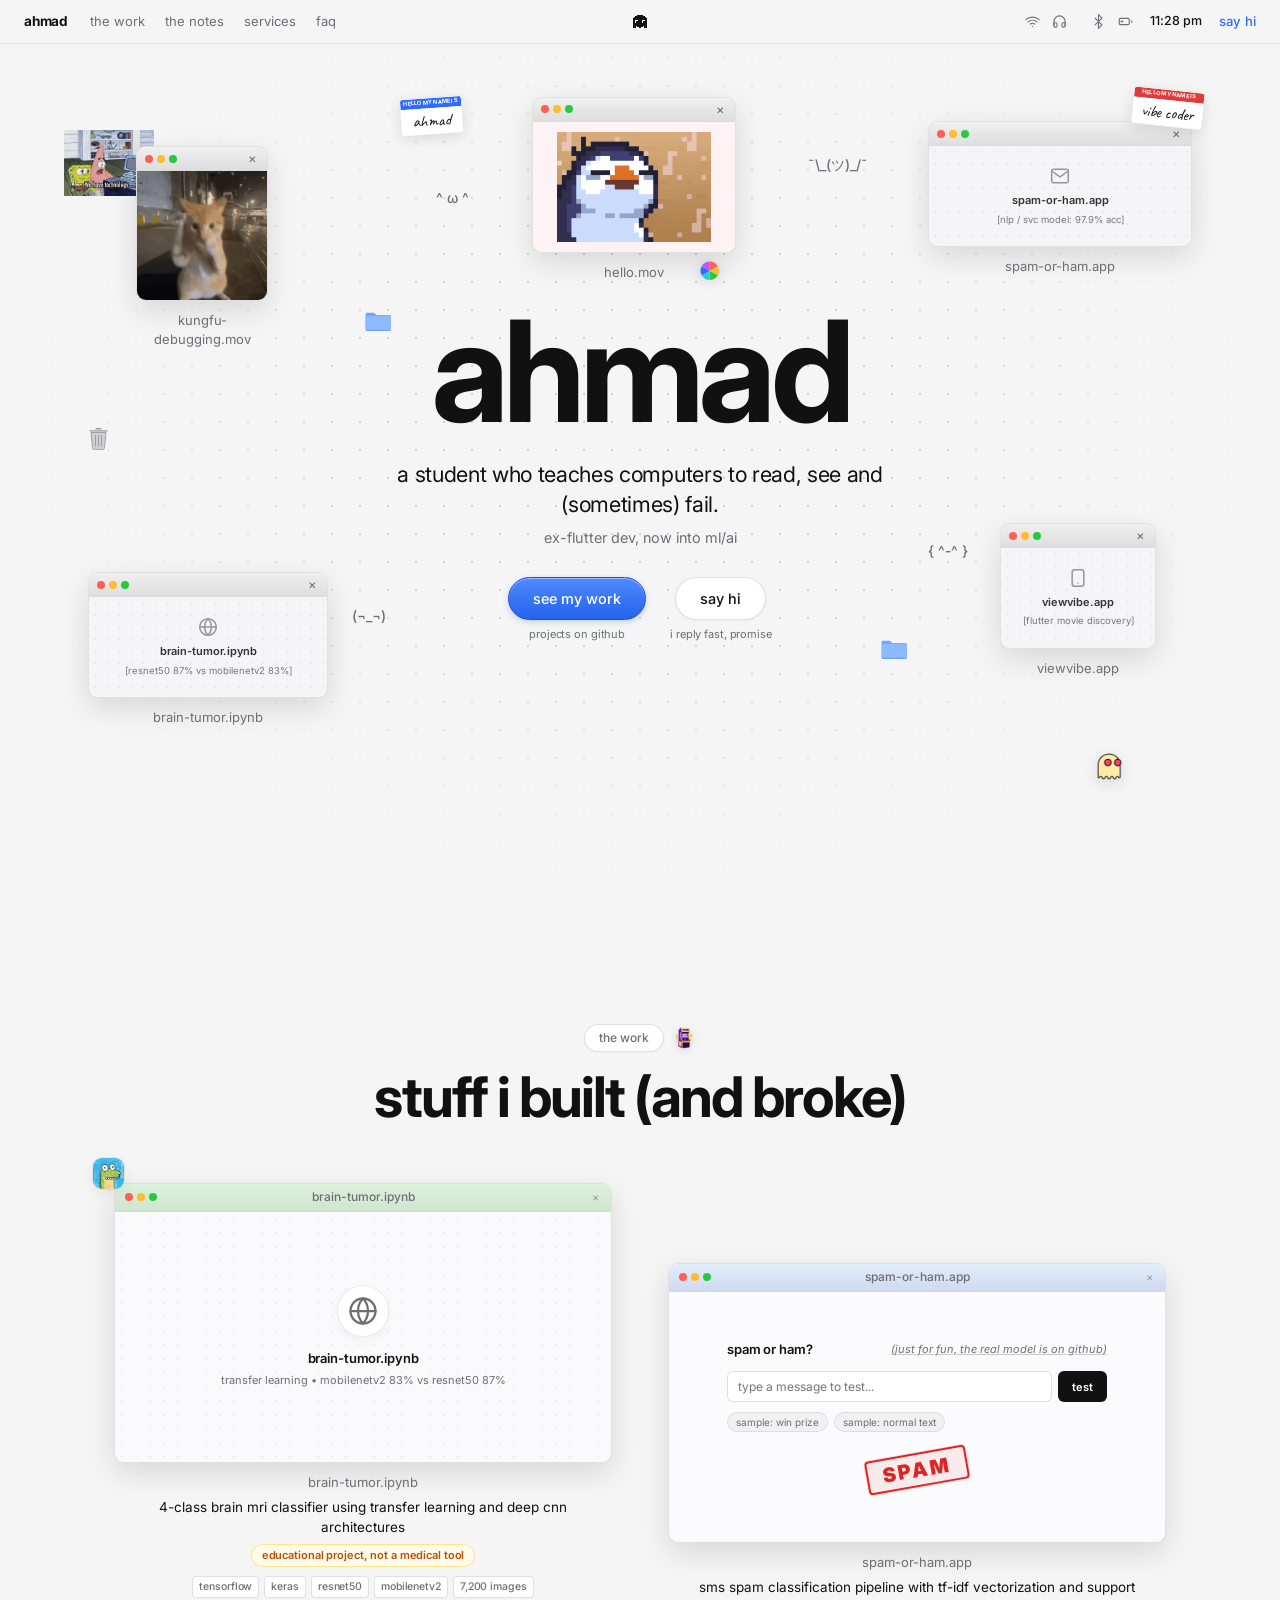
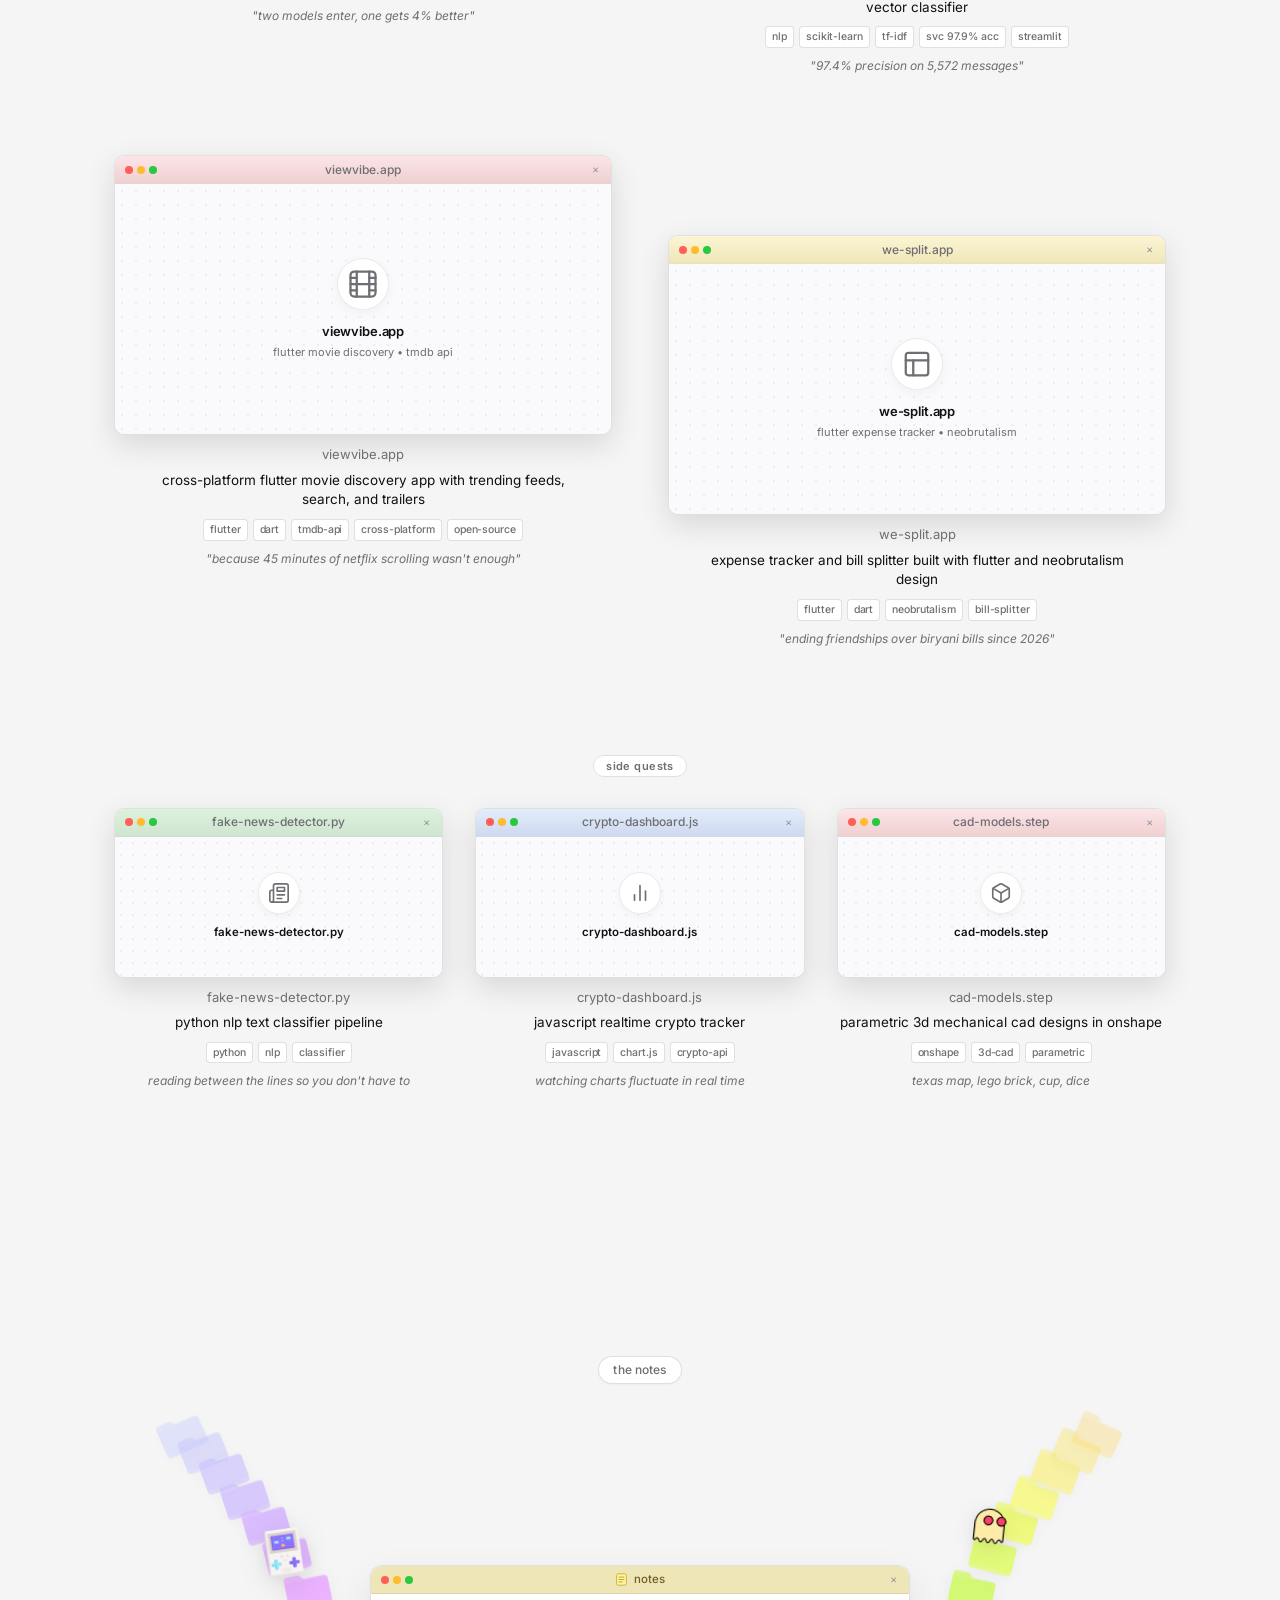
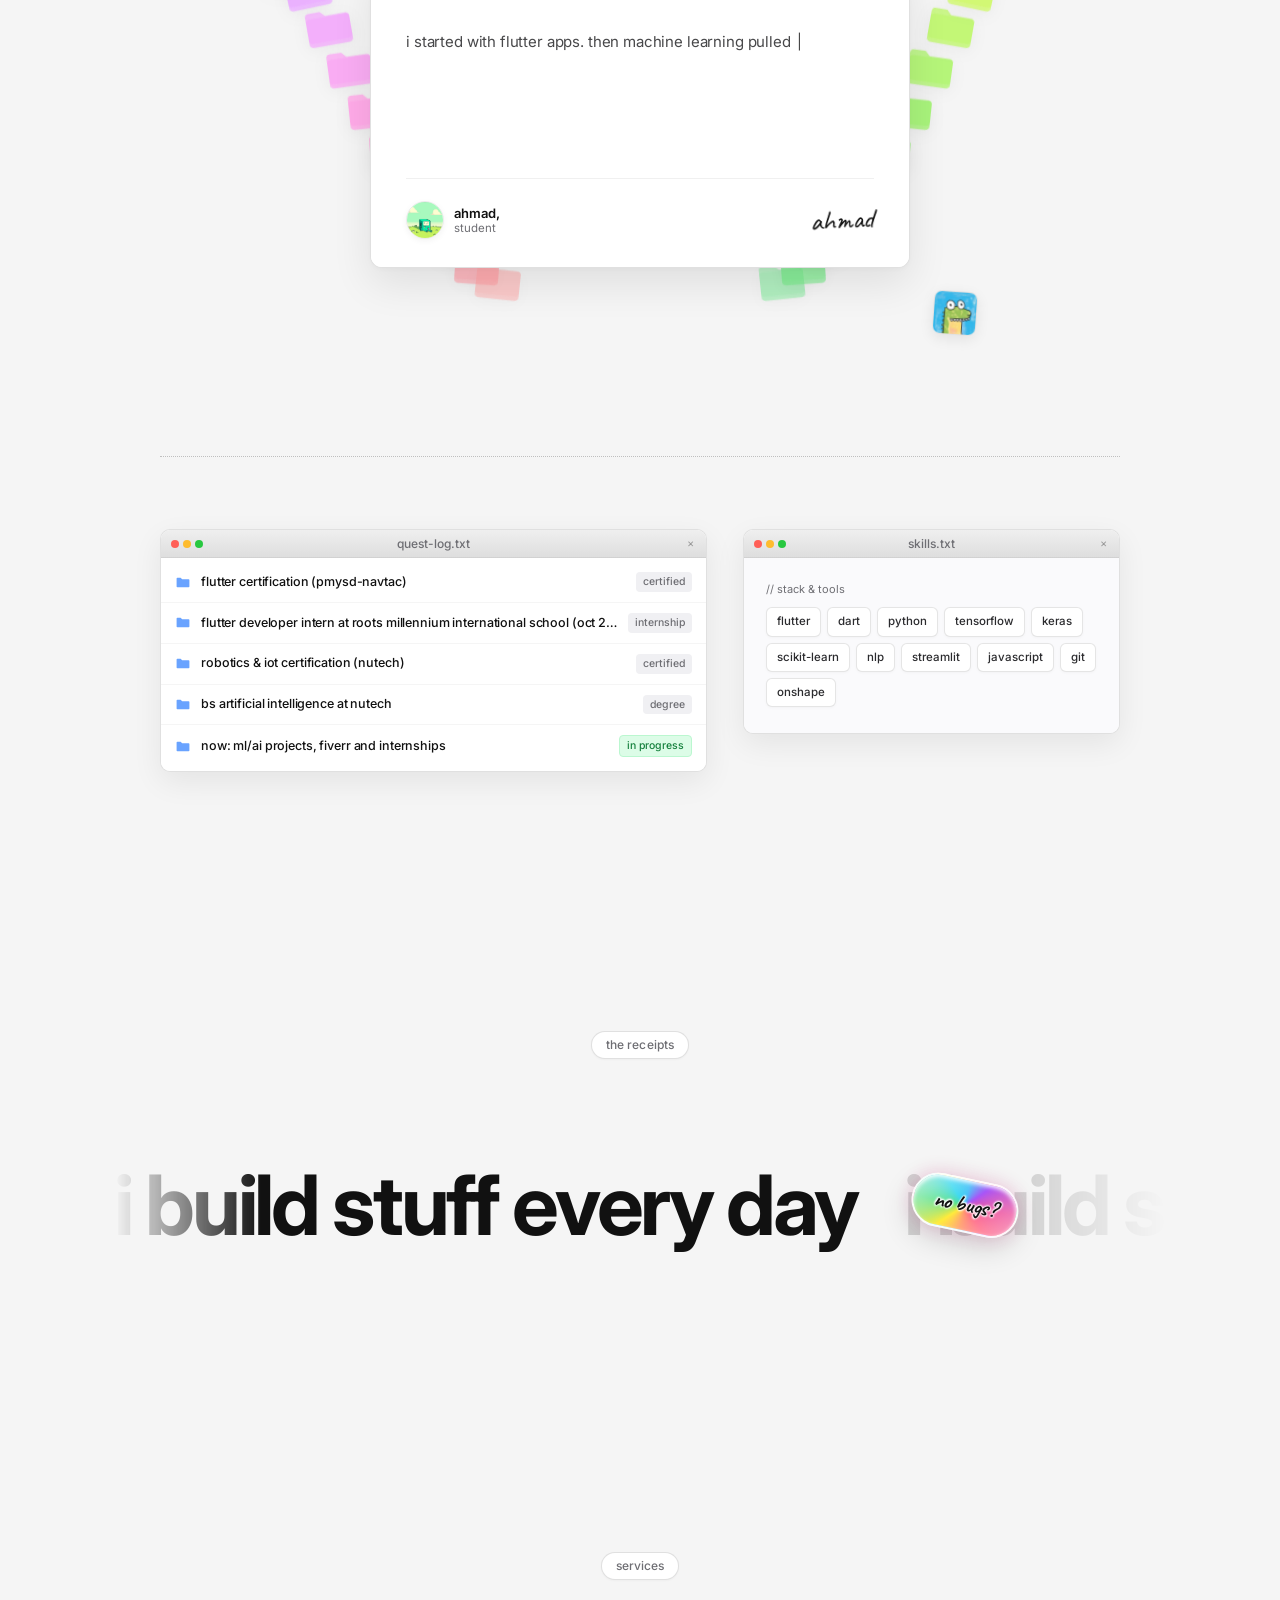
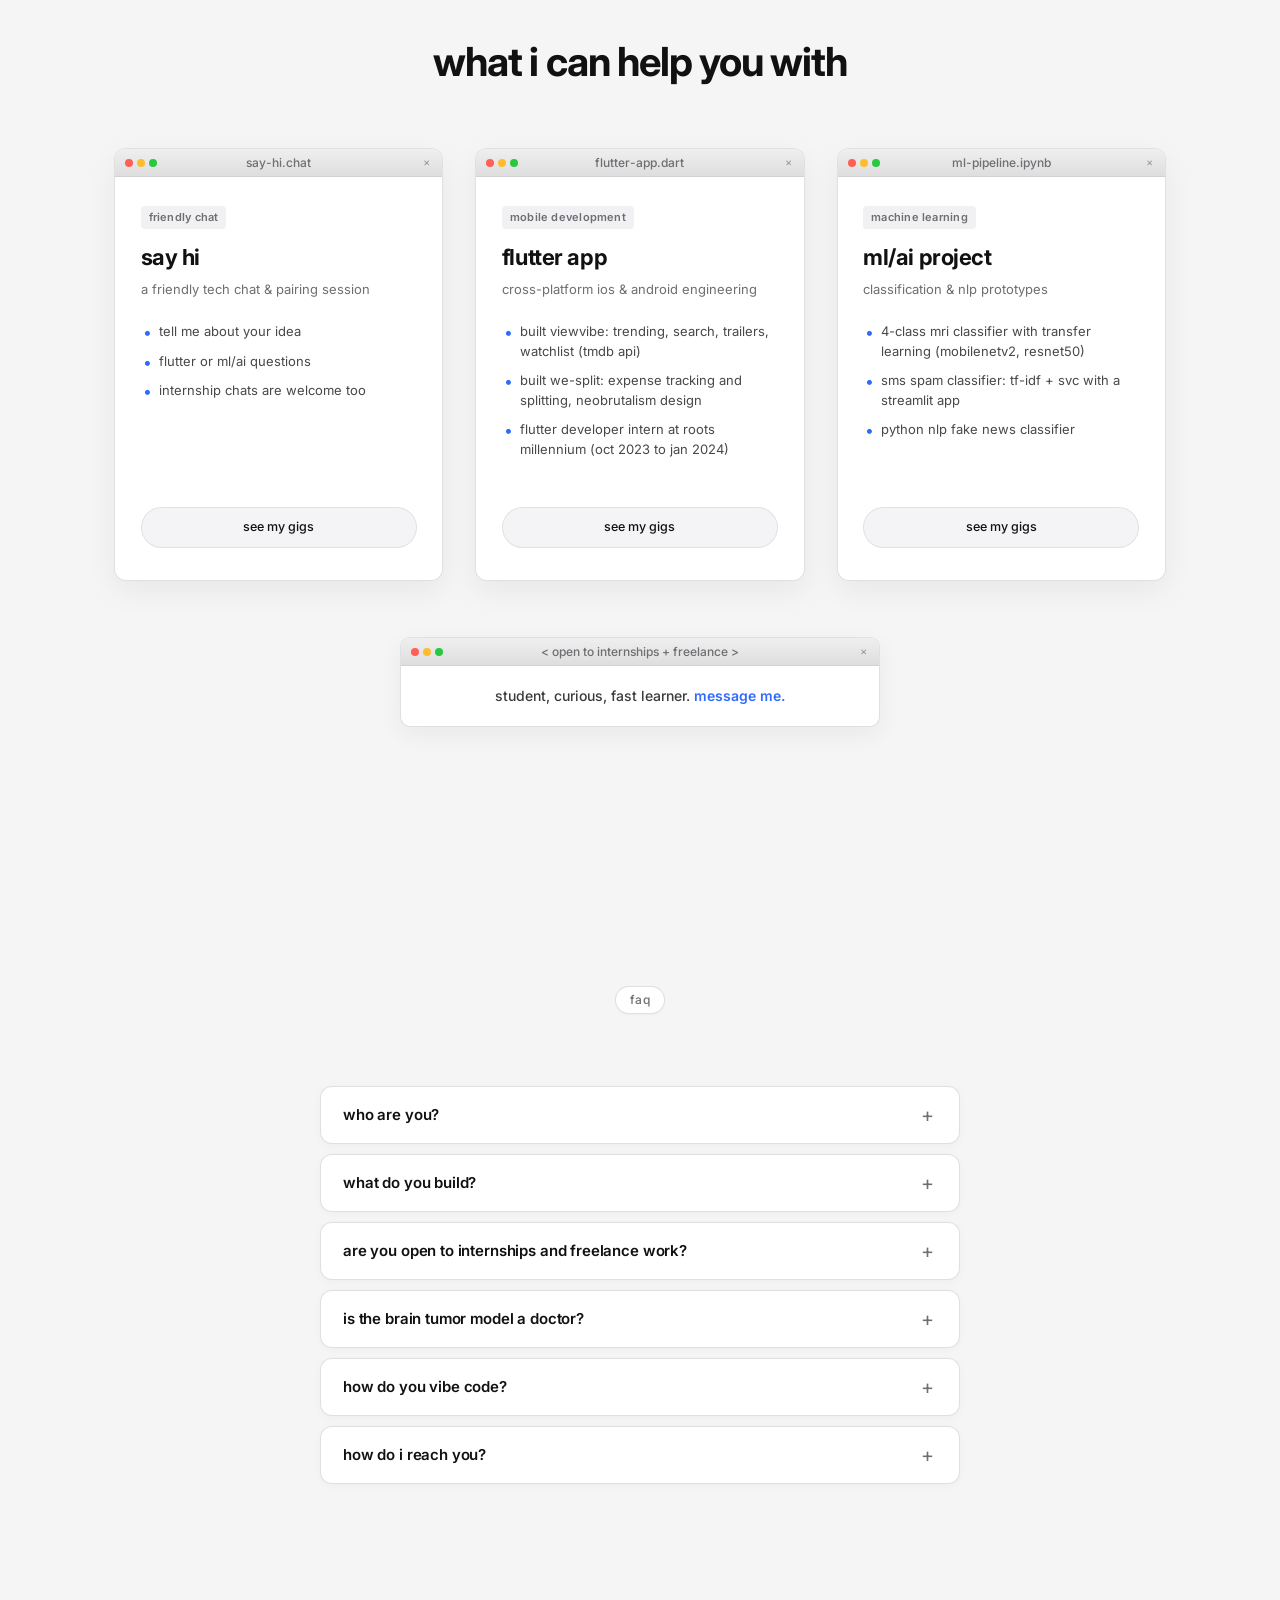
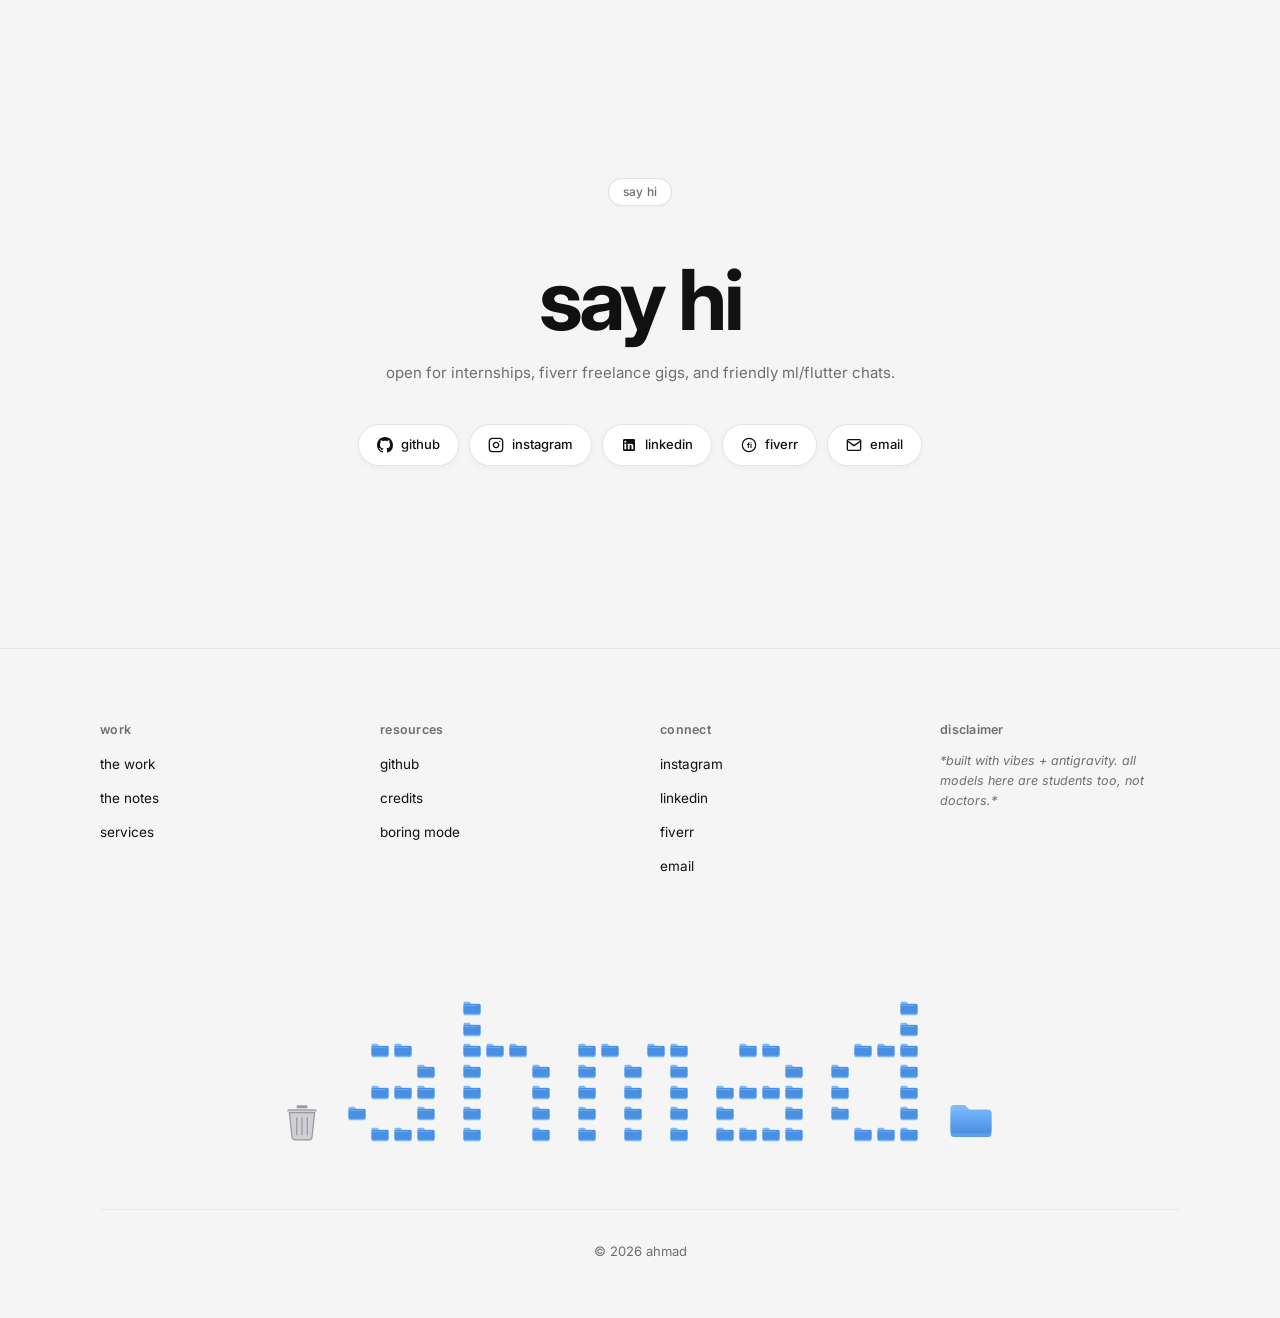
<file: index.html>
<!DOCTYPE html>
<html lang="en">
<head>
  <meta charset="UTF-8">
  <meta name="viewport" content="width=device-width, initial-scale=1.0">
  <title>ahmad | ai student + dev</title>
  <meta name="description" content="a student who teaches computers to read, see and (sometimes) fail. ex-flutter dev, now into ml/ai.">

  <!-- Open Graph / Facebook -->
  <meta property="og:type" content="website">
  <meta property="og:url" content="https://muhammadahmadrao.github.io/">
  <meta property="og:title" content="ahmad | ai student + dev">
  <meta property="og:description" content="a student who teaches computers to read, see and (sometimes) fail. ex-flutter dev, now into ml/ai.">
  <meta property="og:image" content="https://muhammadahmadrao.github.io/assets/og-preview.png">

  <!-- Twitter -->
  <meta name="twitter:card" content="summary_large_image">
  <meta name="twitter:url" content="https://muhammadahmadrao.github.io/">
  <meta name="twitter:title" content="ahmad | ai student + dev">
  <meta name="twitter:description" content="a student who teaches computers to read, see and (sometimes) fail. ex-flutter dev, now into ml/ai.">
  <meta name="twitter:image" content="https://muhammadahmadrao.github.io/assets/og-preview.png">

  <link rel="canonical" href="https://muhammadahmadrao.github.io/">

  <!-- favicon -->
  <link rel="icon" type="image/png" href="assets/ghost-yellow.png">

  <!-- google fonts: Inter (everything) & Caveat (handwritten) -->
  <link rel="preconnect" href="https://fonts.googleapis.com">
  <link rel="preconnect" href="https://fonts.gstatic.com" crossorigin>
  <link href="https://fonts.googleapis.com/css2?family=Caveat:wght@400..700&family=Inter:wght@400;500;600;700&display=swap" rel="stylesheet">

  <!-- v3 styles with cache buster -->
  <link rel="stylesheet" href="css/styles.css?v=4.3">
</head>
<body>
  <!-- Accessibility skip link -->
  <a href="#hero" class="skip-link">skip to content</a>

  <!-- =========================================================================
       1. menu bar strip (macOS style - heyclicky inspired)
       ========================================================================= -->
  <header id="menubar-strip" role="banner">
    <div class="menubar-inner">
      <div class="menubar-left">
        <a href="#hero" class="menubar-brand" aria-label="ahmad home">ahmad</a>
        <nav class="menubar-nav" aria-label="primary navigation">
          <a href="#work" class="menubar-link">the work</a>
          <a href="#notes" class="menubar-link">the notes</a>
          <a href="#services" class="menubar-link">services</a>
          <a href="#faq" class="menubar-link">faq</a>
        </nav>
      </div>

      <div class="menubar-center" aria-hidden="true">
        <!-- pixel-style ghost glyph logo -->
        <svg class="menubar-pixel-glyph" viewBox="0 0 16 16" width="16" height="16" aria-hidden="true">
          <rect x="5" y="1" width="6" height="1"></rect>
          <rect x="3" y="2" width="10" height="1"></rect>
          <rect x="2" y="3" width="12" height="1"></rect>
          <rect x="1" y="4" width="14" height="2"></rect>
          <rect x="1" y="6" width="14" height="6"></rect>
          <rect x="3" y="6" width="3" height="3" fill="#ffffff"></rect>
          <rect x="4" y="7" width="2" height="2" fill="#111111"></rect>
          <rect x="10" y="6" width="3" height="3" fill="#ffffff"></rect>
          <rect x="11" y="7" width="2" height="2" fill="#111111"></rect>
          <rect x="1" y="12" width="3" height="2"></rect>
          <rect x="5" y="12" width="2" height="1"></rect>
          <rect x="7" y="12" width="2" height="2"></rect>
          <rect x="9" y="12" width="2" height="1"></rect>
          <rect x="12" y="12" width="3" height="2"></rect>
        </svg>
      </div>

      <div class="menubar-right">
        <div class="menubar-icon-group">
          <!-- wifi icon with tooltip -->
          <div class="menubar-status-item menubar-icon-wifi" tabindex="0" role="button" aria-label="wifi: ahmad-wifi">
            <svg class="menubar-svg-icon" viewBox="0 0 24 24" aria-hidden="true">
              <path d="M5 12.55a11 11 0 0 1 14.08 0"></path>
              <path d="M1.42 9a16 16 0 0 1 21.16 0"></path>
              <path d="M8.53 16.11a6 6 0 0 1 6.95 0"></path>
              <line x1="12" y1="20" x2="12.01" y2="20"></line>
            </svg>
            <span class="menubar-tooltip" role="tooltip">ahmad-wifi</span>
          </div>

          <!-- headphones icon / airpods player popover trigger -->
          <div class="menubar-status-item menubar-player-container">
            <button id="airpods-trigger" class="menubar-icon-btn" aria-label="ahmad's airpods player" aria-haspopup="dialog" aria-expanded="false">
              <svg class="menubar-svg-icon" viewBox="0 0 24 24" aria-hidden="true">
                <path d="M3 18v-6a9 9 0 0 1 18 0v6"></path>
                <path d="M21 19a2 2 0 0 1-2 2h-1a2 2 0 0 1-2-2v-3a2 2 0 0 1 2-2h3zM3 19a2 2 0 0 0 2 2h1a2 2 0 0 0 2-2v-3a2 2 0 0 0-2-2H3z"></path>
              </svg>
              <!-- animated equalizer next to headphones while playing -->
              <span id="airpods-eq" class="menubar-eq" aria-hidden="true">
                <span class="eq-bar"></span>
                <span class="eq-bar"></span>
                <span class="eq-bar"></span>
              </span>
            </button>
            <!-- Easter egg toast tooltip -->
            <span id="headphones-taste-tooltip" class="menubar-tooltip headphones-taste-tooltip" role="status" style="display: none;">nice taste 🎵</span>

            <!-- airpods mac-style popover -->
            <div id="airpods-popover" class="airpods-popover" role="dialog" aria-label="ahmad's airpods" aria-modal="false" hidden inert>
              <div class="airpods-popover-header">
                <div class="airpods-title-row">
                  <span class="airpods-title">ahmad's airpods</span>
                  <svg class="airpods-check-icon" viewBox="0 0 16 16" width="14" height="14" aria-hidden="true">
                    <circle cx="8" cy="8" r="7" fill="#28c840"></circle>
                    <path d="M5 8.2l2 2 4-4" fill="none" stroke="#ffffff" stroke-width="1.8" stroke-linecap="round" stroke-linejoin="round"></path>
                  </svg>
                </div>
                <button id="airpods-close" class="airpods-close-btn" aria-label="close popover">&times;</button>
              </div>

              <div class="airpods-popover-body">
                <div class="airpods-track-row">
                  <img src="assets/pixel-robot-hill.jpg" alt="pixel robot cover" class="airpods-cover" width="48" height="48" loading="lazy">
                  <div class="airpods-meta">
                    <div id="player-title" class="airpods-song-title">lady (hear me tonight)</div>
                    <div id="player-artist" class="airpods-artist">modjo</div>
                    <div class="airpods-tagline">now playing: the soundtrack of my life</div>
                  </div>
                </div>

                <!-- Missing file warning notice -->
                <div id="player-missing-notice" class="player-missing-notice" style="display: none;"></div>

                <!-- Playback controls & Scrubber -->
                <div class="airpods-playback-row">
                  <button id="player-play-btn" class="airpods-play-circle" aria-label="play">
                    <!-- Play icon -->
                    <svg id="play-svg" class="player-ctrl-icon" viewBox="0 0 24 24" width="16" height="16" fill="currentColor">
                      <polygon points="6 4 20 12 6 20 6 4"></polygon>
                    </svg>
                    <!-- Pause icon -->
                    <svg id="pause-svg" class="player-ctrl-icon" viewBox="0 0 24 24" width="16" height="16" fill="currentColor" style="display: none;">
                      <rect x="6" y="4" width="4" height="16" rx="1"></rect>
                      <rect x="14" y="4" width="4" height="16" rx="1"></rect>
                    </svg>
                  </button>

                  <div class="airpods-timeline">
                    <input type="range" id="player-progress" class="airpods-scrubber" min="0" max="100" value="0" step="0.1" aria-label="seek progress">
                    <div class="airpods-time-labels">
                      <span id="player-time-current">0:00</span>
                      <span id="player-time-duration">0:00</span>
                    </div>
                  </div>
                </div>

                <!-- Volume slider -->
                <div class="airpods-volume-row">
                  <svg class="airpods-volume-icon" viewBox="0 0 24 24" width="14" height="14" fill="none" stroke="currentColor" stroke-width="2" stroke-linecap="round" stroke-linejoin="round" aria-hidden="true">
                    <polygon points="11 5 6 9 2 9 2 15 6 15 11 19 11 5"></polygon>
                    <path d="M15.54 8.46a5 5 0 0 1 0 7.07"></path>
                    <path d="M19.07 4.93a10 10 0 0 1 0 14.14"></path>
                  </svg>
                  <input type="range" id="player-volume" class="airpods-volume-slider" min="0" max="1" step="0.01" value="0.8" aria-label="volume">
                </div>
              </div>
            </div>
          </div>

          <!-- bluetooth icon with tooltip -->
          <div class="menubar-status-item menubar-icon-bluetooth" tabindex="0" role="button" aria-label="bluetooth: ahmad's airpods">
            <svg class="menubar-svg-icon" viewBox="0 0 24 24" aria-hidden="true">
              <polyline points="6.5 6.5 17.5 17.5 12 23 12 1 17.5 6.5 6.5 17.5"></polyline>
            </svg>
            <span class="menubar-tooltip" role="tooltip">ahmad's airpods</span>
          </div>

          <!-- battery icon with tooltip -->
          <div class="menubar-status-item menubar-icon-battery" tabindex="0" role="button" aria-label="battery: 12% (coffee)">
            <svg class="menubar-svg-icon" viewBox="0 0 24 24" aria-hidden="true">
              <rect x="2" y="7" width="16" height="10" rx="2" ry="2"></rect>
              <line x1="22" y1="11" x2="22" y2="13"></line>
              <line x1="5" y1="12" x2="7.5" y2="12" stroke-width="2.5"></line>
            </svg>
            <span class="menubar-tooltip" role="tooltip">12% (coffee)</span>
          </div>
        </div>

        <span class="menubar-clock" id="menubar-clock" aria-label="current time">2:07 am</span>

        <a href="#say-hi" class="menubar-sayhi-link">say hi</a>
      </div>
    </div>
  </header>

  <!-- =========================================================================
       2. hero section (wordmark & subtitle with dot grid)
       ========================================================================= -->
  <section id="hero" aria-labelledby="hero-title">
    <!-- faded radial dot grid texture -->
    <div class="hero-dot-grid" aria-hidden="true"></div>

    <!-- Scatter canvas: 1200px wide, ~820px tall, centered with percentage coordinates -->
    <div class="hero-scatter-canvas" id="hero-scatter-canvas">
      
      <!-- 1. sticker: patrick-we-have-technology gif, 10% width, at (2%, 8%), sits BEHIND window A -->
      <div class="scatter-item scatter-sticker sticker-patrick" style="left: 2%; top: 8%; width: 10%; z-index: 1;">
        <img src="assets/patrick-we-have-technology.gif" alt="patrick we have technology" class="sticker-img-raw" width="120" height="90">
      </div>

      <!-- 2. window A (portrait, 11% wide): kung fu cat gif, caption "kungfu-debugging.mov", at (8%, 10%) -->
      <div class="scatter-item scatter-window window-a" style="left: 8%; top: 10%; width: 11%; z-index: 2;" aria-hidden="true">
        <div class="scatter-window-inner drift-anim-1">
          <div class="scatter-window-titlebar">
            <div class="window-traffic-lights" aria-hidden="true">
              <span class="traffic-dot traffic-red"></span>
              <span class="traffic-dot traffic-yellow"></span>
              <span class="traffic-dot traffic-green"></span>
            </div>
            <span class="window-title-text"></span>
            <button type="button" class="window-close-x" tabindex="-1" aria-hidden="true">&times;</button>
          </div>
          <div class="scatter-window-body">
            <img src="assets/cat-kungfu.webp" alt="kung fu cat debugging" class="window-media-fit" width="132" height="132">
          </div>
        </div>
        <div class="window-caption">kungfu-debugging.mov</div>
      </div>

      <!-- 3. name tag (blue, handwritten caps "hello my name is" with "ahmad" in Caveat), 7% wide, at (30%, 4%), rotated -4deg -->
      <div class="scatter-item scatter-sticker sticker-nametag sticker-nametag-blue" style="left: 30%; top: 4%; width: 7%; z-index: 3; transform: rotate(-4deg);" aria-hidden="true">
        <div class="nametag-header">hello my name is</div>
        <div class="nametag-body">
          <span class="nametag-handwritten">ahmad</span>
        </div>
      </div>

      <!-- 4. window B (landscape, 17% wide): penguin gif on a soft pink background, caption "hello.mov", at (41%, 4%) -->
      <div class="scatter-item scatter-window window-b" style="left: 41%; top: 4%; width: 17%; z-index: 2;" aria-hidden="true">
        <div class="scatter-window-inner drift-anim-2">
          <div class="scatter-window-titlebar">
            <div class="window-traffic-lights" aria-hidden="true">
              <span class="traffic-dot traffic-red"></span>
              <span class="traffic-dot traffic-yellow"></span>
              <span class="traffic-dot traffic-green"></span>
            </div>
            <span class="window-title-text"></span>
            <button type="button" class="window-close-x" tabindex="-1" aria-hidden="true">&times;</button>
          </div>
          <div class="scatter-window-body window-body-pink">
            <img src="assets/pixel-penguin-dance.gif" alt="pixel penguin dancing" class="window-media-contain" width="204" height="150">
          </div>
        </div>
        <div class="window-caption">hello.mov</div>
      </div>

      <!-- 5. kaomojis: "^ ω ^" at (33%, 15%), "¯\_(ツ)_/¯" at (64%, 11%) -->
      <div class="scatter-item scatter-kaomoji kaomoji-1" style="left: 33%; top: 15%; z-index: 1;" aria-hidden="true">
        <span>^ ω ^</span>
      </div>
      <div class="scatter-item scatter-kaomoji kaomoji-2" style="left: 64%; top: 11%; z-index: 1;" aria-hidden="true">
        <span>¯\_(ツ)_/¯</span>
      </div>

      <!-- 6. window C (landscape, 22% wide): project screenshot placeholder, caption "spam-or-ham.app", at (74%, 7%) -->
      <div class="scatter-item scatter-window window-c" style="left: 74%; top: 7%; width: 22%; z-index: 2;" aria-hidden="true">
        <div class="scatter-window-inner drift-anim-3">
          <div class="scatter-window-titlebar">
            <div class="window-traffic-lights" aria-hidden="true">
              <span class="traffic-dot traffic-red"></span>
              <span class="traffic-dot traffic-yellow"></span>
              <span class="traffic-dot traffic-green"></span>
            </div>
            <span class="window-title-text"></span>
            <button type="button" class="window-close-x" tabindex="-1" aria-hidden="true">&times;</button>
          </div>
          <div class="scatter-window-body window-body-placeholder">
            <div class="placeholder-graphic">
              <svg class="placeholder-icon" viewBox="0 0 24 24" width="20" height="20" fill="none" stroke="currentColor" stroke-width="1.8" stroke-linecap="round" stroke-linejoin="round">
                <path d="M4 4h16c1.1 0 2 .9 2 2v12c0 1.1-.9 2-2 2H4c-1.1 0-2-.9-2-2V6c0-1.1.9-2 2-2z"></path>
                <polyline points="22,6 12,13 2,6"></polyline>
              </svg>
              <span class="placeholder-filename">spam-or-ham.app</span>
              <span class="placeholder-tag">[nlp / svc model: 97.9% acc]</span>
            </div>
          </div>
        </div>
        <div class="window-caption">spam-or-ham.app</div>
      </div>

      <!-- 7. name tag (red) saying "hello my name is" / "vibe coder", touching top-right corner of window C, rotated 6deg -->
      <div class="scatter-item scatter-sticker sticker-nametag sticker-nametag-red" style="left: 91%; top: 3%; width: 8%; z-index: 3; transform: rotate(6deg);" aria-hidden="true">
        <div class="nametag-header">hello my name is</div>
        <div class="nametag-body">
          <span class="nametag-handwritten">vibe coder</span>
        </div>
      </div>

      <!-- 8. window D (landscape, 20% wide): placeholder, caption "brain-tumor.ipynb", at (4%, 62%) -->
      <div class="scatter-item scatter-window window-d" style="left: 4%; top: 62%; width: 20%; z-index: 2;" aria-hidden="true">
        <div class="scatter-window-inner drift-anim-4">
          <div class="scatter-window-titlebar">
            <div class="window-traffic-lights" aria-hidden="true">
              <span class="traffic-dot traffic-red"></span>
              <span class="traffic-dot traffic-yellow"></span>
              <span class="traffic-dot traffic-green"></span>
            </div>
            <span class="window-title-text"></span>
            <button type="button" class="window-close-x" tabindex="-1" aria-hidden="true">&times;</button>
          </div>
          <div class="scatter-window-body window-body-placeholder">
            <div class="placeholder-graphic">
              <svg class="placeholder-icon" viewBox="0 0 24 24" width="20" height="20" fill="none" stroke="currentColor" stroke-width="1.8" stroke-linecap="round" stroke-linejoin="round">
                <circle cx="12" cy="12" r="10"></circle>
                <path d="M12 2a14.5 14.5 0 0 0 0 20 14.5 14.5 0 0 0 0-20"></path>
                <path d="M2 12h20"></path>
              </svg>
              <span class="placeholder-filename">brain-tumor.ipynb</span>
              <span class="placeholder-tag">[resnet50 87% vs mobilenetv2 83%]</span>
            </div>
          </div>
        </div>
        <div class="window-caption">brain-tumor.ipynb</div>
      </div>

      <!-- 9. kaomoji "(¬_¬)" at (26%, 66%) -->
      <div class="scatter-item scatter-kaomoji kaomoji-3" style="left: 26%; top: 66%; z-index: 1;" aria-hidden="true">
        <span>(¬_¬)</span>
      </div>

      <!-- 10. window E (portrait, 13% wide): placeholder, caption "viewvibe.app", at (80%, 56%) -->
      <div class="scatter-item scatter-window window-e" style="left: 80%; top: 56%; width: 13%; z-index: 2;" aria-hidden="true">
        <div class="scatter-window-inner drift-anim-5">
          <div class="scatter-window-titlebar">
            <div class="window-traffic-lights" aria-hidden="true">
              <span class="traffic-dot traffic-red"></span>
              <span class="traffic-dot traffic-yellow"></span>
              <span class="traffic-dot traffic-green"></span>
            </div>
            <span class="window-title-text"></span>
            <button type="button" class="window-close-x" tabindex="-1" aria-hidden="true">&times;</button>
          </div>
          <div class="scatter-window-body window-body-placeholder">
            <div class="placeholder-graphic">
              <svg class="placeholder-icon" viewBox="0 0 24 24" width="20" height="20" fill="none" stroke="currentColor" stroke-width="1.8" stroke-linecap="round" stroke-linejoin="round">
                <rect x="5" y="2" width="14" height="20" rx="3"></rect>
                <line x1="12" y1="18" x2="12.01" y2="18"></line>
              </svg>
              <span class="placeholder-filename">viewvibe.app</span>
              <span class="placeholder-tag">[flutter movie discovery]</span>
            </div>
          </div>
        </div>
        <div class="window-caption">viewvibe.app</div>
      </div>

      <!-- 11. kaomoji "{ ^-^ }" at (74%, 58%) -->
      <div class="scatter-item scatter-kaomoji kaomoji-4" style="left: 74%; top: 58%; z-index: 1;">
        <span>{ ^-^ }</span>
      </div>

      <!-- 12. small stickers drawn as inline svg or from assets -->
      <!-- blue folder at (27%, 30%) -->
      <div class="scatter-item scatter-sticker sticker-folder-blue sticker-folder-1" style="left: 27%; top: 30%; z-index: 2;">
        <svg viewBox="0 0 40 32" width="38" height="30" fill="none" aria-hidden="true">
          <path d="M2 6a2 2 0 0 1 2-2h10l3 3h19a2 2 0 0 1 2 2v19a2 2 0 0 1-2 2H4a2 2 0 0 1-2-2V6z" fill="#70a3ff"/>
          <path d="M2 10a2 2 0 0 1 2-2h32a2 2 0 0 1 2 2v16a2 2 0 0 1-2 2H4a2 2 0 0 1-2-2V10z" fill="#8cb9ff"/>
        </svg>
      </div>

      <!-- trash can at (4%, 44%) -->
      <div class="scatter-item scatter-sticker sticker-trash" id="hero-trash-can" style="left: 4%; top: 44%; z-index: 2; cursor: pointer;" role="button" tabindex="0" aria-label="restore closed desktop windows">
        <svg viewBox="0 0 28 34" width="28" height="34" fill="none" aria-hidden="true">
          <path d="M4 10h20l-2 20a3 3 0 0 1-3 3H9a3 3 0 0 1-3-3L4 10z" fill="#cfcfd4" stroke="#9999a1" stroke-width="1.2"/>
          <path d="M2 8a1.5 1.5 0 0 1 1.5-1.5h21a1.5 1.5 0 0 1 1.5 1.5v1H2V8z" fill="#b0b0b8"/>
          <path d="M10 5a1 1 0 0 1 1-1h6a1 1 0 0 1 1 1v1h-8V5z" fill="#9999a1"/>
          <line x1="10" y1="14" x2="10" y2="28" stroke="#9999a1" stroke-width="1.2" stroke-linecap="round"/>
          <line x1="14" y1="14" x2="14" y2="28" stroke="#9999a1" stroke-width="1.2" stroke-linecap="round"/>
          <line x1="18" y1="14" x2="18" y2="28" stroke="#9999a1" stroke-width="1.2" stroke-linecap="round"/>
        </svg>
      </div>

      <!-- folder at (70%, 70%) -->
      <div class="scatter-item scatter-sticker sticker-folder-blue sticker-folder-2" style="left: 70%; top: 70%; z-index: 2;">
        <svg viewBox="0 0 40 32" width="38" height="30" fill="none" aria-hidden="true">
          <path d="M2 6a2 2 0 0 1 2-2h10l3 3h19a2 2 0 0 1 2 2v19a2 2 0 0 1-2 2H4a2 2 0 0 1-2-2V6z" fill="#70a3ff"/>
          <path d="M2 10a2 2 0 0 1 2-2h32a2 2 0 0 1 2 2v16a2 2 0 0 1-2 2H4a2 2 0 0 1-2-2V10z" fill="#8cb9ff"/>
        </svg>
      </div>

      <!-- tiny beachball spinner at (55%, 24%) (easter egg) -->
      <div class="scatter-item scatter-sticker sticker-beachball" id="easter-beachball" style="left: 55%; top: 24%; z-index: 2; pointer-events: auto; cursor: pointer;" role="button" tabindex="0" aria-label="spinning beachball easter egg">
        <svg class="beachball-spinner" id="beachball-svg" viewBox="0 0 32 32" width="26" height="26" aria-hidden="true">
          <circle cx="16" cy="16" r="15" fill="#f5f5f5" stroke="rgba(0,0,0,0.15)" stroke-width="1"/>
          <path d="M16 16 L16 1 A15 15 0 0 1 29 8.5 Z" fill="#ff5f57"/>
          <path d="M16 16 L29 8.5 A15 15 0 0 1 29 23.5 Z" fill="#febc2e"/>
          <path d="M16 16 L29 23.5 A15 15 0 0 1 16 31 Z" fill="#28c840"/>
          <path d="M16 16 L16 31 A15 15 0 0 1 3 23.5 Z" fill="#2ac8d8"/>
          <path d="M16 16 L3 23.5 A15 15 0 0 1 3 8.5 Z" fill="#2f6bff"/>
          <path d="M16 16 L3 8.5 A15 15 0 0 1 16 1 Z" fill="#c455ee"/>
        </svg>
      </div>

      <!-- sleeping ghost at bottom-right of hero canvas (88%, 84%), wakes on hover with bubble: "shh, i'm debugging" -->
      <div class="scatter-item scatter-sticker sticker-ghost" style="left: 88%; top: 84%; z-index: 3;" tabindex="0" role="button" aria-label="sleeping ghost sticker">
        <img src="assets/ghost-yellow.png" alt="sleeping ghost" class="ghost-sticker-img" width="36" height="36">
        <div class="ghost-speech-bubble" id="ghost-speech-bubble" role="tooltip">shh, i'm debugging</div>
      </div>

    </div>

    <!-- Center content (never covered) -->
    <div class="hero-content">
      <h1 class="hero-wordmark" id="hero-title">ahmad</h1>
      <p class="hero-subtitle">a student who teaches computers to read, see and (sometimes) fail.</p>
      <p class="hero-caption">ex-flutter dev, now into ml/ai</p>

      <div class="hero-buttons-wrap">
        <div class="hero-btn-item">
          <a href="#work" class="btn-glossy-blue">
            <span>see my work</span>
          </a>
          <span class="hero-btn-subcaption">projects on github</span>
        </div>
        <div class="hero-btn-item">
          <a href="#say-hi" class="btn-white-pill">
            <span>say hi</span>
          </a>
          <span class="hero-btn-subcaption">i reply fast, promise</span>
        </div>
      </div>

      <!-- mobile stacked decorations (under 640px only) -->
      <div class="mobile-hero-decorations" aria-hidden="true">
        <div class="scatter-sticker sticker-nametag sticker-nametag-blue mobile-nametag">
          <div class="nametag-header">hello my name is</div>
          <div class="nametag-body">
            <span class="nametag-handwritten">ahmad</span>
          </div>
        </div>

        <div class="mac-window mobile-window-b">
          <div class="scatter-window-titlebar">
            <div class="window-traffic-lights" aria-hidden="true">
              <span class="traffic-dot traffic-red"></span>
              <span class="traffic-dot traffic-yellow"></span>
              <span class="traffic-dot traffic-green"></span>
            </div>
            <span class="window-title-text"></span>
            <span class="window-close-x" aria-hidden="true">&times;</span>
          </div>
          <div class="scatter-window-body window-body-pink">
            <img src="assets/pixel-penguin-dance.gif" alt="pixel penguin dancing" class="window-media-contain" width="204" height="150">
          </div>
        </div>
        <div class="window-caption">hello.mov</div>
      </div>
    </div>
  </section>

  <!-- =========================================================================
       centered content container
       ========================================================================= -->
  <main class="content-container">

    <!-- the work -->
    <section id="work" class="quiet-section work-section" aria-labelledby="label-work">
      <div class="work-header-wrap">
        <div class="work-pill-badge">
          <span class="section-label" id="label-work">the work</span>
          <img src="assets/cabinet-highscore.png" alt="arcade cabinet" class="work-cabinet-sticker" width="24" height="24">
        </div>
        <h2 class="section-heading-huge">stuff i built (and broke)</h2>
      </div>

      <!-- Staggered two-column grid of project windows with large gaps -->
      <div class="work-projects-grid">
        
        <!-- 1. brain-tumor.ipynb (pastel green) -->
        <article class="work-project-card" data-project-id="brain-tumor" style="position: relative;">
          <!-- Dino relocated next to top-left corner of first work window -->
          <div class="work-dino-sticker sticker-dino" aria-hidden="true" style="position: absolute; top: -26px; left: -22px; z-index: 5;">
            <img src="assets/mascot-dino.jpg" alt="dino mascot" class="dino-card-img" width="46" height="46">
          </div>
          <div class="mac-window work-window titlebar-pastel-green" tabindex="0" role="button" aria-haspopup="dialog" aria-label="open brain-tumor.ipynb project details">
            <div class="window-titlebar">
              <div class="window-traffic-lights" aria-hidden="true">
                <span class="traffic-dot traffic-red"></span>
                <span class="traffic-dot traffic-yellow"></span>
                <span class="traffic-dot traffic-green"></span>
              </div>
              <span class="window-title-text">brain-tumor.ipynb</span>
              <span class="window-close-x" aria-hidden="true">&times;</span>
            </div>
            <div class="work-window-screen">
              <div class="work-screen-placeholder placeholder-brain-tumor">
                <div class="placeholder-icon-circle">
                  <svg viewBox="0 0 24 24" width="30" height="30" fill="none" stroke="currentColor" stroke-width="1.8" stroke-linecap="round" stroke-linejoin="round" aria-hidden="true">
                    <circle cx="12" cy="12" r="10"></circle>
                    <path d="M12 2a14.5 14.5 0 0 0 0 20 14.5 14.5 0 0 0 0-20"></path>
                    <path d="M2 12h20"></path>
                  </svg>
                </div>
                <div class="placeholder-text-group">
                  <span class="placeholder-title">brain-tumor.ipynb</span>
                  <span class="placeholder-sub">transfer learning &bull; mobilenetv2 83% vs resnet50 87%</span>
                </div>
              </div>
            </div>
          </div>
          <div class="window-caption">brain-tumor.ipynb</div>
          <div class="project-info-block">
            <p class="project-description">4-class brain mri classifier using transfer learning and deep cnn architectures</p>
            <div class="project-disclaimer-badge">educational project, not a medical tool</div>
            <div class="project-tags">
              <span class="project-tag">tensorflow</span>
              <span class="project-tag">keras</span>
              <span class="project-tag">resnet50</span>
              <span class="project-tag">mobilenetv2</span>
              <span class="project-tag">7,200 images</span>
            </div>
            <div class="project-joke">"two models enter, one gets 4% better"</div>
          </div>
        </article>

        <!-- 2. spam-or-ham.app (pastel blue) -->
        <article class="work-project-card" data-project-id="spam-or-ham">
          <div class="mac-window work-window titlebar-pastel-blue" tabindex="0" role="button" aria-haspopup="dialog" aria-label="open spam-or-ham.app project details">
            <div class="window-titlebar">
              <div class="window-traffic-lights" aria-hidden="true">
                <span class="traffic-dot traffic-red"></span>
                <span class="traffic-dot traffic-yellow"></span>
                <span class="traffic-dot traffic-green"></span>
              </div>
              <span class="window-title-text">spam-or-ham.app</span>
              <span class="window-close-x" aria-hidden="true">&times;</span>
            </div>
            <div class="work-window-screen">
              <div class="spam-mini-demo-widget">
                <div class="spam-widget-header">
                  <span class="spam-widget-title">spam or ham?</span>
                  <a href="https://github.com/MuhammadAhmadRao/sms-spam-detection" target="_blank" rel="noopener noreferrer" class="spam-widget-honest">(just for fun, the real model is on github)</a>
                </div>
                <div class="spam-input-group">
                  <input type="text" id="spam-demo-input" class="spam-demo-input" placeholder="type a message to test..." aria-label="type a message to test spam or ham">
                  <button type="button" id="spam-demo-btn" class="spam-demo-btn">test</button>
                </div>
                <div class="spam-sample-chips">
                  <button type="button" class="sample-chip" data-sample="URGENT! You have won a cash prize. Claim now">sample: win prize</button>
                  <button type="button" class="sample-chip" data-sample="hey are we still meeting for coffee at 3?">sample: normal text</button>
                </div>
                <div class="spam-stamp-container" id="spam-stamp-container">
                  <div id="spam-verdict-stamp" class="verdict-stamp verdict-spam stamp-animated">SPAM</div>
                </div>
              </div>
            </div>
          </div>
          <div class="window-caption">spam-or-ham.app</div>
          <div class="project-info-block">
            <p class="project-description">sms spam classification pipeline with tf-idf vectorization and support vector classifier</p>
            <div class="project-tags">
              <span class="project-tag">nlp</span>
              <span class="project-tag">scikit-learn</span>
              <span class="project-tag">tf-idf</span>
              <span class="project-tag">svc 97.9% acc</span>
              <span class="project-tag">streamlit</span>
            </div>
            <div class="project-joke">"97.4% precision on 5,572 messages"</div>
          </div>
        </article>

        <!-- 3. viewvibe.app (pastel pink) -->
        <article class="work-project-card" data-project-id="viewvibe">
          <div class="mac-window work-window titlebar-pastel-pink" tabindex="0" role="button" aria-haspopup="dialog" aria-label="open viewvibe.app project details">
            <div class="window-titlebar">
              <div class="window-traffic-lights" aria-hidden="true">
                <span class="traffic-dot traffic-red"></span>
                <span class="traffic-dot traffic-yellow"></span>
                <span class="traffic-dot traffic-green"></span>
              </div>
              <span class="window-title-text">viewvibe.app</span>
              <span class="window-close-x" aria-hidden="true">&times;</span>
            </div>
            <div class="work-window-screen">
              <div class="work-screen-placeholder placeholder-viewvibe">
                <div class="placeholder-icon-circle">
                  <svg viewBox="0 0 24 24" width="30" height="30" fill="none" stroke="currentColor" stroke-width="1.8" stroke-linecap="round" stroke-linejoin="round" aria-hidden="true">
                    <rect x="2" y="2" width="20" height="20" rx="3"></rect>
                    <path d="M7 2v20"></path>
                    <path d="M17 2v20"></path>
                    <path d="M2 12h20"></path>
                    <path d="M2 7h5"></path>
                    <path d="M2 17h5"></path>
                    <path d="M17 7h5"></path>
                    <path d="M17 17h5"></path>
                  </svg>
                </div>
                <div class="placeholder-text-group">
                  <span class="placeholder-title">viewvibe.app</span>
                  <span class="placeholder-sub">flutter movie discovery &bull; tmdb api</span>
                </div>
              </div>
            </div>
          </div>
          <div class="window-caption">viewvibe.app</div>
          <div class="project-info-block">
            <p class="project-description">cross-platform flutter movie discovery app with trending feeds, search, and trailers</p>
            <div class="project-tags">
              <span class="project-tag">flutter</span>
              <span class="project-tag">dart</span>
              <span class="project-tag">tmdb-api</span>
              <span class="project-tag">cross-platform</span>
              <span class="project-tag">open-source</span>
            </div>
            <div class="project-joke">"because 45 minutes of netflix scrolling wasn't enough"</div>
          </div>
        </article>

        <!-- 4. we-split.app (pastel yellow) -->
        <article class="work-project-card" data-project-id="we-split">
          <div class="mac-window work-window titlebar-pastel-yellow" tabindex="0" role="button" aria-haspopup="dialog" aria-label="open we-split.app project details">
            <div class="window-titlebar">
              <div class="window-traffic-lights" aria-hidden="true">
                <span class="traffic-dot traffic-red"></span>
                <span class="traffic-dot traffic-yellow"></span>
                <span class="traffic-dot traffic-green"></span>
              </div>
              <span class="window-title-text">we-split.app</span>
              <span class="window-close-x" aria-hidden="true">&times;</span>
            </div>
            <div class="work-window-screen">
              <div class="work-screen-placeholder placeholder-we-split">
                <div class="placeholder-icon-circle">
                  <svg viewBox="0 0 24 24" width="30" height="30" fill="none" stroke="currentColor" stroke-width="1.8" stroke-linecap="round" stroke-linejoin="round" aria-hidden="true">
                    <rect x="3" y="3" width="18" height="18" rx="2"></rect>
                    <line x1="3" y1="9" x2="21" y2="9"></line>
                    <line x1="9" y1="21" x2="9" y2="9"></line>
                  </svg>
                </div>
                <div class="placeholder-text-group">
                  <span class="placeholder-title">we-split.app</span>
                  <span class="placeholder-sub">flutter expense tracker &bull; neobrutalism</span>
                </div>
              </div>
            </div>
          </div>
          <div class="window-caption">we-split.app</div>
          <div class="project-info-block">
            <p class="project-description">expense tracker and bill splitter built with flutter and neobrutalism design</p>
            <div class="project-tags">
              <span class="project-tag">flutter</span>
              <span class="project-tag">dart</span>
              <span class="project-tag">neobrutalism</span>
              <span class="project-tag">bill-splitter</span>
            </div>
            <div class="project-joke">"ending friendships over biryani bills since 2026"</div>
          </div>
        </article>

      </div>

      <!-- Row of three smaller "side quest" windows -->
      <div class="side-quests-section">
        <div class="side-quests-header">
          <span class="side-quests-pill">side quests</span>
        </div>

        <div class="side-quests-grid">
          
          <!-- Side quest 1: fake-news-detector (green) -->
          <article class="side-quest-card" data-project-id="fake-news-detector" role="button" tabindex="0" aria-label="open fake-news-detector details">
            <div class="mac-window work-window titlebar-pastel-green">
              <div class="window-titlebar">
                <div class="window-traffic-lights" aria-hidden="true">
                  <span class="traffic-dot traffic-red"></span>
                  <span class="traffic-dot traffic-yellow"></span>
                  <span class="traffic-dot traffic-green"></span>
                </div>
                <span class="window-title-text">fake-news-detector.py</span>
                <span class="window-close-x" aria-hidden="true">&times;</span>
              </div>
              <div class="work-window-screen work-screen-sidequest">
                <div class="placeholder-icon-circle-sm">
                  <svg viewBox="0 0 24 24" width="22" height="22" fill="none" stroke="currentColor" stroke-width="1.8" stroke-linecap="round" stroke-linejoin="round" aria-hidden="true">
                    <path d="M4 22h16a2 2 0 0 0 2-2V4a2 2 0 0 0-2-2H8a2 2 0 0 0-2 2v16a2 2 0 0 1-2 2Zm0 0a2 2 0 0 1-2-2v-9c0-1.1.9-2 2-2h2"></path>
                    <path d="M18 14h-8"></path>
                    <path d="M15 18h-5"></path>
                    <path d="M10 6h8v4h-8V6Z"></path>
                  </svg>
                </div>
                <span class="sidequest-placeholder-title">fake-news-detector.py</span>
              </div>
            </div>
            <div class="window-caption">fake-news-detector.py</div>
            <div class="project-info-block">
              <p class="project-description">python nlp text classifier pipeline</p>
              <div class="project-tags">
                <span class="project-tag">python</span>
                <span class="project-tag">nlp</span>
                <span class="project-tag">classifier</span>
              </div>
              <div class="project-joke">reading between the lines so you don't have to</div>
            </div>
          </article>

          <!-- Side quest 2: crypto-dashboard (blue) -->
          <article class="side-quest-card" data-project-id="crypto-dashboard" role="button" tabindex="0" aria-label="open crypto-dashboard details">
            <div class="mac-window work-window titlebar-pastel-blue">
              <div class="window-titlebar">
                <div class="window-traffic-lights" aria-hidden="true">
                  <span class="traffic-dot traffic-red"></span>
                  <span class="traffic-dot traffic-yellow"></span>
                  <span class="traffic-dot traffic-green"></span>
                </div>
                <span class="window-title-text">crypto-dashboard.js</span>
                <span class="window-close-x" aria-hidden="true">&times;</span>
              </div>
              <div class="work-window-screen work-screen-sidequest">
                <div class="placeholder-icon-circle-sm">
                  <svg viewBox="0 0 24 24" width="22" height="22" fill="none" stroke="currentColor" stroke-width="1.8" stroke-linecap="round" stroke-linejoin="round" aria-hidden="true">
                    <line x1="18" y1="20" x2="18" y2="10"></line>
                    <line x1="12" y1="20" x2="12" y2="4"></line>
                    <line x1="6" y1="20" x2="6" y2="14"></line>
                  </svg>
                </div>
                <span class="sidequest-placeholder-title">crypto-dashboard.js</span>
              </div>
            </div>
            <div class="window-caption">crypto-dashboard.js</div>
            <div class="project-info-block">
              <p class="project-description">javascript realtime crypto tracker</p>
              <div class="project-tags">
                <span class="project-tag">javascript</span>
                <span class="project-tag">chart.js</span>
                <span class="project-tag">crypto-api</span>
              </div>
              <div class="project-joke">watching charts fluctuate in real time</div>
            </div>
          </article>

          <!-- Side quest 3: onshape-cad (pink) -->
          <article class="side-quest-card" data-project-id="onshape-cad" role="button" tabindex="0" aria-label="open onshape-cad details">
            <div class="mac-window work-window titlebar-pastel-pink">
              <div class="window-titlebar">
                <div class="window-traffic-lights" aria-hidden="true">
                  <span class="traffic-dot traffic-red"></span>
                  <span class="traffic-dot traffic-yellow"></span>
                  <span class="traffic-dot traffic-green"></span>
                </div>
                <span class="window-title-text">cad-models.step</span>
                <span class="window-close-x" aria-hidden="true">&times;</span>
              </div>
              <div class="work-window-screen work-screen-sidequest">
                <div class="placeholder-icon-circle-sm">
                  <svg viewBox="0 0 24 24" width="22" height="22" fill="none" stroke="currentColor" stroke-width="1.8" stroke-linecap="round" stroke-linejoin="round" aria-hidden="true">
                    <path d="M21 16V8a2 2 0 0 0-1-1.73l-7-4a2 2 0 0 0-2 0l-7 4A2 2 0 0 0 3 8v8a2 2 0 0 0 1 1.73l7 4a2 2 0 0 0 2 0l7-4A2 2 0 0 0 21 16z"></path>
                    <polyline points="3.27 6.96 12 12.01 20.73 6.96"></polyline>
                    <line x1="12" y1="22.08" x2="12" y2="12"></line>
                  </svg>
                </div>
                <span class="sidequest-placeholder-title">cad-models.step</span>
              </div>
            </div>
            <div class="window-caption">cad-models.step</div>
            <div class="project-info-block">
              <p class="project-description">parametric 3d mechanical cad designs in onshape</p>
              <div class="project-tags">
                <span class="project-tag">onshape</span>
                <span class="project-tag">3d-cad</span>
                <span class="project-tag">parametric</span>
              </div>
              <div class="project-joke">texas map, lego brick, cup, dice</div>
            </div>
          </article>

        </div>
      </div>

    </section>

    <!-- 5. the notes -->
    <section id="notes" class="quiet-section notes-section" aria-labelledby="label-notes">
      <div class="notes-header-wrap">
        <span class="section-label" id="label-notes">the notes</span>
      </div>

      <!-- Notes container with curved folder arc behind -->
      <div class="notes-stage-container">
        
        <!-- Curved folder arc (V/U shape) -->
        <div class="notes-folder-arc" id="notes-folder-arc" aria-hidden="true">
          <!-- Left Arm Folders (Lavender to Pink) -->
          <div class="folder-arc-arm folder-arm-left">
            <svg viewBox="0 0 54 44" class="stacked-folder-svg" style="left: 4%; top: 6%; transform: rotate(-24deg); color: #b8c0ff; opacity: 0.35;"><path d="M4 8a4 4 0 0 1 4-4h12l5 5h21a4 4 0 0 1 4 4v23a4 4 0 0 1-4 4H8a4 4 0 0 1-4-4V8z" fill="currentColor" opacity="0.85"/><path d="M4 14a4 4 0 0 1 4-4h38a4 4 0 0 1 4 4v18a4 4 0 0 1-4 4H8a4 4 0 0 1-4-4V14z" fill="currentColor"/></svg>
            <svg viewBox="0 0 54 44" class="stacked-folder-svg" style="left: 6%; top: 9%; transform: rotate(-22deg); color: #bebeff; opacity: 0.45;"><path d="M4 8a4 4 0 0 1 4-4h12l5 5h21a4 4 0 0 1 4 4v23a4 4 0 0 1-4 4H8a4 4 0 0 1-4-4V8z" fill="currentColor" opacity="0.85"/><path d="M4 14a4 4 0 0 1 4-4h38a4 4 0 0 1 4 4v18a4 4 0 0 1-4 4H8a4 4 0 0 1-4-4V14z" fill="currentColor"/></svg>
            <svg viewBox="0 0 54 44" class="stacked-folder-svg" style="left: 8%; top: 13%; transform: rotate(-20deg); color: #c6bcff; opacity: 0.6;"><path d="M4 8a4 4 0 0 1 4-4h12l5 5h21a4 4 0 0 1 4 4v23a4 4 0 0 1-4 4H8a4 4 0 0 1-4-4V8z" fill="currentColor" opacity="0.85"/><path d="M4 14a4 4 0 0 1 4-4h38a4 4 0 0 1 4 4v18a4 4 0 0 1-4 4H8a4 4 0 0 1-4-4V14z" fill="currentColor"/></svg>
            <svg viewBox="0 0 54 44" class="stacked-folder-svg" style="left: 10%; top: 18%; transform: rotate(-18deg); color: #cebaff; opacity: 0.75;"><path d="M4 8a4 4 0 0 1 4-4h12l5 5h21a4 4 0 0 1 4 4v23a4 4 0 0 1-4 4H8a4 4 0 0 1-4-4V8z" fill="currentColor" opacity="0.85"/><path d="M4 14a4 4 0 0 1 4-4h38a4 4 0 0 1 4 4v18a4 4 0 0 1-4 4H8a4 4 0 0 1-4-4V14z" fill="currentColor"/></svg>
            <svg viewBox="0 0 54 44" class="stacked-folder-svg" style="left: 12%; top: 23%; transform: rotate(-16deg); color: #d8b7ff; opacity: 0.9;"><path d="M4 8a4 4 0 0 1 4-4h12l5 5h21a4 4 0 0 1 4 4v23a4 4 0 0 1-4 4H8a4 4 0 0 1-4-4V8z" fill="currentColor" opacity="0.85"/><path d="M4 14a4 4 0 0 1 4-4h38a4 4 0 0 1 4 4v18a4 4 0 0 1-4 4H8a4 4 0 0 1-4-4V14z" fill="currentColor"/></svg>
            <svg viewBox="0 0 54 44" class="stacked-folder-svg" style="left: 14%; top: 29%; transform: rotate(-14deg); color: #e1b5ff; opacity: 0.95;"><path d="M4 8a4 4 0 0 1 4-4h12l5 5h21a4 4 0 0 1 4 4v23a4 4 0 0 1-4 4H8a4 4 0 0 1-4-4V8z" fill="currentColor" opacity="0.85"/><path d="M4 14a4 4 0 0 1 4-4h38a4 4 0 0 1 4 4v18a4 4 0 0 1-4 4H8a4 4 0 0 1-4-4V14z" fill="currentColor"/></svg>
            <svg viewBox="0 0 54 44" class="stacked-folder-svg" style="left: 16%; top: 36%; transform: rotate(-12deg); color: #ebb2ff; opacity: 1;"><path d="M4 8a4 4 0 0 1 4-4h12l5 5h21a4 4 0 0 1 4 4v23a4 4 0 0 1-4 4H8a4 4 0 0 1-4-4V8z" fill="currentColor" opacity="0.85"/><path d="M4 14a4 4 0 0 1 4-4h38a4 4 0 0 1 4 4v18a4 4 0 0 1-4 4H8a4 4 0 0 1-4-4V14z" fill="currentColor"/></svg>
            <svg viewBox="0 0 54 44" class="stacked-folder-svg" style="left: 18%; top: 43%; transform: rotate(-10deg); color: #f3affb; opacity: 1;"><path d="M4 8a4 4 0 0 1 4-4h12l5 5h21a4 4 0 0 1 4 4v23a4 4 0 0 1-4 4H8a4 4 0 0 1-4-4V8z" fill="currentColor" opacity="0.85"/><path d="M4 14a4 4 0 0 1 4-4h38a4 4 0 0 1 4 4v18a4 4 0 0 1-4 4H8a4 4 0 0 1-4-4V14z" fill="currentColor"/></svg>
            <svg viewBox="0 0 54 44" class="stacked-folder-svg" style="left: 20%; top: 51%; transform: rotate(-8deg); color: #f9acf3; opacity: 1;"><path d="M4 8a4 4 0 0 1 4-4h12l5 5h21a4 4 0 0 1 4 4v23a4 4 0 0 1-4 4H8a4 4 0 0 1-4-4V8z" fill="currentColor" opacity="0.85"/><path d="M4 14a4 4 0 0 1 4-4h38a4 4 0 0 1 4 4v18a4 4 0 0 1-4 4H8a4 4 0 0 1-4-4V14z" fill="currentColor"/></svg>
            <svg viewBox="0 0 54 44" class="stacked-folder-svg" style="left: 22%; top: 59%; transform: rotate(-6deg); color: #ffaae8; opacity: 1;"><path d="M4 8a4 4 0 0 1 4-4h12l5 5h21a4 4 0 0 1 4 4v23a4 4 0 0 1-4 4H8a4 4 0 0 1-4-4V8z" fill="currentColor" opacity="0.85"/><path d="M4 14a4 4 0 0 1 4-4h38a4 4 0 0 1 4 4v18a4 4 0 0 1-4 4H8a4 4 0 0 1-4-4V14z" fill="currentColor"/></svg>
            <svg viewBox="0 0 54 44" class="stacked-folder-svg" style="left: 24%; top: 67%; transform: rotate(-4deg); color: #ffa7dc; opacity: 1;"><path d="M4 8a4 4 0 0 1 4-4h12l5 5h21a4 4 0 0 1 4 4v23a4 4 0 0 1-4 4H8a4 4 0 0 1-4-4V8z" fill="currentColor" opacity="0.85"/><path d="M4 14a4 4 0 0 1 4-4h38a4 4 0 0 1 4 4v18a4 4 0 0 1-4 4H8a4 4 0 0 1-4-4V14z" fill="currentColor"/></svg>
            <svg viewBox="0 0 54 44" class="stacked-folder-svg" style="left: 26%; top: 74%; transform: rotate(-2deg); color: #ffa5cf; opacity: 1;"><path d="M4 8a4 4 0 0 1 4-4h12l5 5h21a4 4 0 0 1 4 4v23a4 4 0 0 1-4 4H8a4 4 0 0 1-4-4V8z" fill="currentColor" opacity="0.85"/><path d="M4 14a4 4 0 0 1 4-4h38a4 4 0 0 1 4 4v18a4 4 0 0 1-4 4H8a4 4 0 0 1-4-4V14z" fill="currentColor"/></svg>
            <svg viewBox="0 0 54 44" class="stacked-folder-svg" style="left: 28%; top: 80%; transform: rotate(0deg); color: #ffa3c2; opacity: 0.95;"><path d="M4 8a4 4 0 0 1 4-4h12l5 5h21a4 4 0 0 1 4 4v23a4 4 0 0 1-4 4H8a4 4 0 0 1-4-4V8z" fill="currentColor" opacity="0.85"/><path d="M4 14a4 4 0 0 1 4-4h38a4 4 0 0 1 4 4v18a4 4 0 0 1-4 4H8a4 4 0 0 1-4-4V14z" fill="currentColor"/></svg>
            <svg viewBox="0 0 54 44" class="stacked-folder-svg" style="left: 30%; top: 85%; transform: rotate(2deg); color: #ffa1b6; opacity: 0.85;"><path d="M4 8a4 4 0 0 1 4-4h12l5 5h21a4 4 0 0 1 4 4v23a4 4 0 0 1-4 4H8a4 4 0 0 1-4-4V8z" fill="currentColor" opacity="0.85"/><path d="M4 14a4 4 0 0 1 4-4h38a4 4 0 0 1 4 4v18a4 4 0 0 1-4 4H8a4 4 0 0 1-4-4V14z" fill="currentColor"/></svg>
            <svg viewBox="0 0 54 44" class="stacked-folder-svg" style="left: 32%; top: 89%; transform: rotate(4deg); color: #ff9fa9; opacity: 0.7;"><path d="M4 8a4 4 0 0 1 4-4h12l5 5h21a4 4 0 0 1 4 4v23a4 4 0 0 1-4 4H8a4 4 0 0 1-4-4V8z" fill="currentColor" opacity="0.85"/><path d="M4 14a4 4 0 0 1 4-4h38a4 4 0 0 1 4 4v18a4 4 0 0 1-4 4H8a4 4 0 0 1-4-4V14z" fill="currentColor"/></svg>
            <svg viewBox="0 0 54 44" class="stacked-folder-svg" style="left: 34%; top: 92%; transform: rotate(6deg); color: #ff9e9e; opacity: 0.5;"><path d="M4 8a4 4 0 0 1 4-4h12l5 5h21a4 4 0 0 1 4 4v23a4 4 0 0 1-4 4H8a4 4 0 0 1-4-4V8z" fill="currentColor" opacity="0.85"/><path d="M4 14a4 4 0 0 1 4-4h38a4 4 0 0 1 4 4v18a4 4 0 0 1-4 4H8a4 4 0 0 1-4-4V14z" fill="currentColor"/></svg>
          </div>

          <!-- Right Arm Folders (Green to Yellow) -->
          <div class="folder-arc-arm folder-arm-right">
            <svg viewBox="0 0 54 44" class="stacked-folder-svg" style="right: 34%; top: 92%; transform: rotate(-6deg); color: #6de88a; opacity: 0.5;"><path d="M4 8a4 4 0 0 1 4-4h12l5 5h21a4 4 0 0 1 4 4v23a4 4 0 0 1-4 4H8a4 4 0 0 1-4-4V8z" fill="currentColor" opacity="0.85"/><path d="M4 14a4 4 0 0 1 4-4h38a4 4 0 0 1 4 4v18a4 4 0 0 1-4 4H8a4 4 0 0 1-4-4V14z" fill="currentColor"/></svg>
            <svg viewBox="0 0 54 44" class="stacked-folder-svg" style="right: 32%; top: 89%; transform: rotate(-4deg); color: #75ea87; opacity: 0.7;"><path d="M4 8a4 4 0 0 1 4-4h12l5 5h21a4 4 0 0 1 4 4v23a4 4 0 0 1-4 4H8a4 4 0 0 1-4-4V8z" fill="currentColor" opacity="0.85"/><path d="M4 14a4 4 0 0 1 4-4h38a4 4 0 0 1 4 4v18a4 4 0 0 1-4 4H8a4 4 0 0 1-4-4V14z" fill="currentColor"/></svg>
            <svg viewBox="0 0 54 44" class="stacked-folder-svg" style="right: 30%; top: 85%; transform: rotate(-2deg); color: #7dec85; opacity: 0.85;"><path d="M4 8a4 4 0 0 1 4-4h12l5 5h21a4 4 0 0 1 4 4v23a4 4 0 0 1-4 4H8a4 4 0 0 1-4-4V8z" fill="currentColor" opacity="0.85"/><path d="M4 14a4 4 0 0 1 4-4h38a4 4 0 0 1 4 4v18a4 4 0 0 1-4 4H8a4 4 0 0 1-4-4V14z" fill="currentColor"/></svg>
            <svg viewBox="0 0 54 44" class="stacked-folder-svg" style="right: 28%; top: 80%; transform: rotate(0deg); color: #86ee82; opacity: 0.95;"><path d="M4 8a4 4 0 0 1 4-4h12l5 5h21a4 4 0 0 1 4 4v23a4 4 0 0 1-4 4H8a4 4 0 0 1-4-4V8z" fill="currentColor" opacity="0.85"/><path d="M4 14a4 4 0 0 1 4-4h38a4 4 0 0 1 4 4v18a4 4 0 0 1-4 4H8a4 4 0 0 1-4-4V14z" fill="currentColor"/></svg>
            <svg viewBox="0 0 54 44" class="stacked-folder-svg" style="right: 26%; top: 74%; transform: rotate(2deg); color: #91f080; opacity: 1;"><path d="M4 8a4 4 0 0 1 4-4h12l5 5h21a4 4 0 0 1 4 4v23a4 4 0 0 1-4 4H8a4 4 0 0 1-4-4V8z" fill="currentColor" opacity="0.85"/><path d="M4 14a4 4 0 0 1 4-4h38a4 4 0 0 1 4 4v18a4 4 0 0 1-4 4H8a4 4 0 0 1-4-4V14z" fill="currentColor"/></svg>
            <svg viewBox="0 0 54 44" class="stacked-folder-svg" style="right: 24%; top: 67%; transform: rotate(4deg); color: #9cf17d; opacity: 1;"><path d="M4 8a4 4 0 0 1 4-4h12l5 5h21a4 4 0 0 1 4 4v23a4 4 0 0 1-4 4H8a4 4 0 0 1-4-4V8z" fill="currentColor" opacity="0.85"/><path d="M4 14a4 4 0 0 1 4-4h38a4 4 0 0 1 4 4v18a4 4 0 0 1-4 4H8a4 4 0 0 1-4-4V14z" fill="currentColor"/></svg>
            <svg viewBox="0 0 54 44" class="stacked-folder-svg" style="right: 22%; top: 59%; transform: rotate(6deg); color: #a8f37b; opacity: 1;"><path d="M4 8a4 4 0 0 1 4-4h12l5 5h21a4 4 0 0 1 4 4v23a4 4 0 0 1-4 4H8a4 4 0 0 1-4-4V8z" fill="currentColor" opacity="0.85"/><path d="M4 14a4 4 0 0 1 4-4h38a4 4 0 0 1 4 4v18a4 4 0 0 1-4 4H8a4 4 0 0 1-4-4V14z" fill="currentColor"/></svg>
            <svg viewBox="0 0 54 44" class="stacked-folder-svg" style="right: 20%; top: 51%; transform: rotate(8deg); color: #b5f579; opacity: 1;"><path d="M4 8a4 4 0 0 1 4-4h12l5 5h21a4 4 0 0 1 4 4v23a4 4 0 0 1-4 4H8a4 4 0 0 1-4-4V8z" fill="currentColor" opacity="0.85"/><path d="M4 14a4 4 0 0 1 4-4h38a4 4 0 0 1 4 4v18a4 4 0 0 1-4 4H8a4 4 0 0 1-4-4V14z" fill="currentColor"/></svg>
            <svg viewBox="0 0 54 44" class="stacked-folder-svg" style="right: 18%; top: 43%; transform: rotate(10deg); color: #c3f776; opacity: 1;"><path d="M4 8a4 4 0 0 1 4-4h12l5 5h21a4 4 0 0 1 4 4v23a4 4 0 0 1-4 4H8a4 4 0 0 1-4-4V8z" fill="currentColor" opacity="0.85"/><path d="M4 14a4 4 0 0 1 4-4h38a4 4 0 0 1 4 4v18a4 4 0 0 1-4 4H8a4 4 0 0 1-4-4V14z" fill="currentColor"/></svg>
            <svg viewBox="0 0 54 44" class="stacked-folder-svg" style="right: 16%; top: 36%; transform: rotate(12deg); color: #d2f874; opacity: 1;"><path d="M4 8a4 4 0 0 1 4-4h12l5 5h21a4 4 0 0 1 4 4v23a4 4 0 0 1-4 4H8a4 4 0 0 1-4-4V8z" fill="currentColor" opacity="0.85"/><path d="M4 14a4 4 0 0 1 4-4h38a4 4 0 0 1 4 4v18a4 4 0 0 1-4 4H8a4 4 0 0 1-4-4V14z" fill="currentColor"/></svg>
            <svg viewBox="0 0 54 44" class="stacked-folder-svg" style="right: 14%; top: 29%; transform: rotate(14deg); color: #e1fa72; opacity: 0.95;"><path d="M4 8a4 4 0 0 1 4-4h12l5 5h21a4 4 0 0 1 4 4v23a4 4 0 0 1-4 4H8a4 4 0 0 1-4-4V8z" fill="currentColor" opacity="0.85"/><path d="M4 14a4 4 0 0 1 4-4h38a4 4 0 0 1 4 4v18a4 4 0 0 1-4 4H8a4 4 0 0 1-4-4V14z" fill="currentColor"/></svg>
            <svg viewBox="0 0 54 44" class="stacked-folder-svg" style="right: 12%; top: 23%; transform: rotate(16deg); color: #eefb70; opacity: 0.9;"><path d="M4 8a4 4 0 0 1 4-4h12l5 5h21a4 4 0 0 1 4 4v23a4 4 0 0 1-4 4H8a4 4 0 0 1-4-4V8z" fill="currentColor" opacity="0.85"/><path d="M4 14a4 4 0 0 1 4-4h38a4 4 0 0 1 4 4v18a4 4 0 0 1-4 4H8a4 4 0 0 1-4-4V14z" fill="currentColor"/></svg>
            <svg viewBox="0 0 54 44" class="stacked-folder-svg" style="right: 10%; top: 18%; transform: rotate(18deg); color: #f7f96e; opacity: 0.75;"><path d="M4 8a4 4 0 0 1 4-4h12l5 5h21a4 4 0 0 1 4 4v23a4 4 0 0 1-4 4H8a4 4 0 0 1-4-4V8z" fill="currentColor" opacity="0.85"/><path d="M4 14a4 4 0 0 1 4-4h38a4 4 0 0 1 4 4v18a4 4 0 0 1-4 4H8a4 4 0 0 1-4-4V14z" fill="currentColor"/></svg>
            <svg viewBox="0 0 54 44" class="stacked-folder-svg" style="right: 8%; top: 13%; transform: rotate(20deg); color: #faef6c; opacity: 0.6;"><path d="M4 8a4 4 0 0 1 4-4h12l5 5h21a4 4 0 0 1 4 4v23a4 4 0 0 1-4 4H8a4 4 0 0 1-4-4V8z" fill="currentColor" opacity="0.85"/><path d="M4 14a4 4 0 0 1 4-4h38a4 4 0 0 1 4 4v18a4 4 0 0 1-4 4H8a4 4 0 0 1-4-4V14z" fill="currentColor"/></svg>
            <svg viewBox="0 0 54 44" class="stacked-folder-svg" style="right: 6%; top: 9%; transform: rotate(22deg); color: #fbe46a; opacity: 0.45;"><path d="M4 8a4 4 0 0 1 4-4h12l5 5h21a4 4 0 0 1 4 4v23a4 4 0 0 1-4 4H8a4 4 0 0 1-4-4V8z" fill="currentColor" opacity="0.85"/><path d="M4 14a4 4 0 0 1 4-4h38a4 4 0 0 1 4 4v18a4 4 0 0 1-4 4H8a4 4 0 0 1-4-4V14z" fill="currentColor"/></svg>
            <svg viewBox="0 0 54 44" class="stacked-folder-svg" style="right: 4%; top: 6%; transform: rotate(24deg); color: #fcd868; opacity: 0.35;"><path d="M4 8a4 4 0 0 1 4-4h12l5 5h21a4 4 0 0 1 4 4v23a4 4 0 0 1-4 4H8a4 4 0 0 1-4-4V8z" fill="currentColor" opacity="0.85"/><path d="M4 14a4 4 0 0 1 4-4h38a4 4 0 0 1 4 4v18a4 4 0 0 1-4 4H8a4 4 0 0 1-4-4V14z" fill="currentColor"/></svg>
          </div>
        </div>

        <!-- 3 Stickers around the arc (none overlapping notes text) -->
        <div class="notes-sticker notes-sticker-console" aria-hidden="true">
          <img src="assets/handheld-console.png" alt="handheld console sticker" class="notes-sticker-img" width="46" height="46" loading="lazy">
        </div>
        <div class="notes-sticker notes-sticker-ghost" aria-hidden="true">
          <img src="assets/ghost-yellow.png" alt="yellow ghost sticker" class="notes-sticker-img" width="36" height="36" loading="lazy">
        </div>
        <div class="notes-sticker notes-sticker-dino" aria-hidden="true">
          <img src="assets/mascot-dino.jpg" alt="dino mascot sticker" class="notes-sticker-img notes-dino-card" width="44" height="44" loading="lazy">
        </div>

        <!-- The Notes Window (about 540px wide, title bar #efe6b8) -->
        <div class="mac-window notes-window" id="notes-window">
          <div class="window-titlebar notes-titlebar">
            <div class="window-traffic-lights" aria-hidden="true">
              <span class="traffic-dot traffic-red"></span>
              <span class="traffic-dot traffic-yellow"></span>
              <span class="traffic-dot traffic-green"></span>
            </div>
            <div class="notes-title-group">
              <svg class="notes-icon-svg" viewBox="0 0 16 16" width="13" height="13" fill="#bfa33a" aria-hidden="true">
                <rect x="2" y="1" width="12" height="14" rx="2" fill="#fff59d" stroke="#cbb040" stroke-width="1.2"/>
                <line x1="5" y1="5" x2="11" y2="5" stroke="#bfa33a" stroke-width="1.2" stroke-linecap="round"/>
                <line x1="5" y1="8" x2="11" y2="8" stroke="#bfa33a" stroke-width="1.2" stroke-linecap="round"/>
                <line x1="5" y1="11" x2="9" y2="11" stroke="#bfa33a" stroke-width="1.2" stroke-linecap="round"/>
              </svg>
              <span class="window-title-text notes-title-text">notes</span>
            </div>
            <span class="window-close-x" aria-hidden="true">&times;</span>
          </div>

          <div class="notes-window-body">
            <!-- Typewriter text area -->
            <div class="notes-text-content" id="notes-typewriter-area">
              <span id="notes-text-target"></span><span class="notes-cursor" id="notes-cursor" aria-hidden="true">|</span>
            </div>

            <!-- Bottom of the window: robot avatar with "ahmad, student" on left & handwritten signature on right -->
            <div class="notes-window-footer">
              <div class="notes-author-wrap">
                <img src="assets/pixel-robot-hill.jpg" alt="ahmad pixel robot avatar" class="notes-avatar-img" width="38" height="38" loading="lazy">
                <div class="notes-author-meta">
                  <span class="notes-author-name">ahmad,</span>
                  <span class="notes-author-role">student</span>
                </div>
              </div>
              <div class="notes-signature">ahmad</div>
            </div>
          </div>
        </div>

      </div>

      <!-- 3. Dotted divider line below -->
      <div class="section-dotted-divider" aria-hidden="true"></div>

      <!-- 4. Quest Log & Skills txt windows -->
      <div class="quest-log-section">
        
        <!-- quest-log.txt finder list window -->
        <div class="mac-window quest-log-window">
          <div class="window-titlebar">
            <div class="window-traffic-lights" aria-hidden="true">
              <span class="traffic-dot traffic-red"></span>
              <span class="traffic-dot traffic-yellow"></span>
              <span class="traffic-dot traffic-green"></span>
            </div>
            <span class="window-title-text">quest-log.txt</span>
            <span class="window-close-x" aria-hidden="true">&times;</span>
          </div>
          <div class="finder-list-body">
            <div class="finder-row">
              <div class="finder-file-info">
                <svg class="finder-folder-icon" viewBox="0 0 20 16" width="16" height="13" fill="#69a3ff" aria-hidden="true">
                  <path d="M2 3a1 1 0 0 1 1-1h4l2 2h8a1 1 0 0 1 1 1v8a1 1 0 0 1-1 1H3a1 1 0 0 1-1-1V3z"/>
                </svg>
                <span class="finder-row-title">flutter certification (pmysd-navtac)</span>
              </div>
              <span class="finder-row-tag">certified</span>
            </div>

            <div class="finder-row">
              <div class="finder-file-info">
                <svg class="finder-folder-icon" viewBox="0 0 20 16" width="16" height="13" fill="#69a3ff" aria-hidden="true">
                  <path d="M2 3a1 1 0 0 1 1-1h4l2 2h8a1 1 0 0 1 1 1v8a1 1 0 0 1-1 1H3a1 1 0 0 1-1-1V3z"/>
                </svg>
                <span class="finder-row-title">flutter developer intern at roots millennium international school (oct 2023 to jan 2024)</span>
              </div>
              <span class="finder-row-tag">internship</span>
            </div>

            <div class="finder-row">
              <div class="finder-file-info">
                <svg class="finder-folder-icon" viewBox="0 0 20 16" width="16" height="13" fill="#69a3ff" aria-hidden="true">
                  <path d="M2 3a1 1 0 0 1 1-1h4l2 2h8a1 1 0 0 1 1 1v8a1 1 0 0 1-1 1H3a1 1 0 0 1-1-1V3z"/>
                </svg>
                <span class="finder-row-title">robotics & iot certification (nutech)</span>
              </div>
              <span class="finder-row-tag">certified</span>
            </div>

            <div class="finder-row">
              <div class="finder-file-info">
                <svg class="finder-folder-icon" viewBox="0 0 20 16" width="16" height="13" fill="#69a3ff" aria-hidden="true">
                  <path d="M2 3a1 1 0 0 1 1-1h4l2 2h8a1 1 0 0 1 1 1v8a1 1 0 0 1-1 1H3a1 1 0 0 1-1-1V3z"/>
                </svg>
                <span class="finder-row-title">bs artificial intelligence at nutech</span>
              </div>
              <span class="finder-row-tag">degree</span>
            </div>

            <div class="finder-row">
              <div class="finder-file-info">
                <svg class="finder-folder-icon" viewBox="0 0 20 16" width="16" height="13" fill="#69a3ff" aria-hidden="true">
                  <path d="M2 3a1 1 0 0 1 1-1h4l2 2h8a1 1 0 0 1 1 1v8a1 1 0 0 1-1 1H3a1 1 0 0 1-1-1V3z"/>
                </svg>
                <span class="finder-row-title">now: ml/ai projects, fiverr and internships</span>
              </div>
              <span class="finder-row-tag finder-tag-active">in progress</span>
            </div>
          </div>
        </div>

        <!-- skills.txt window -->
        <div class="mac-window skills-window">
          <div class="window-titlebar">
            <div class="window-traffic-lights" aria-hidden="true">
              <span class="traffic-dot traffic-red"></span>
              <span class="traffic-dot traffic-yellow"></span>
              <span class="traffic-dot traffic-green"></span>
            </div>
            <span class="window-title-text">skills.txt</span>
            <span class="window-close-x" aria-hidden="true">&times;</span>
          </div>
          <div class="skills-window-body">
            <div class="skills-editor-header">// stack & tools</div>
            <div class="skills-tag-grid">
              <span class="skill-code-tag">flutter</span>
              <span class="skill-code-tag">dart</span>
              <span class="skill-code-tag">python</span>
              <span class="skill-code-tag">tensorflow</span>
              <span class="skill-code-tag">keras</span>
              <span class="skill-code-tag">scikit-learn</span>
              <span class="skill-code-tag">nlp</span>
              <span class="skill-code-tag">streamlit</span>
              <span class="skill-code-tag">javascript</span>
              <span class="skill-code-tag">git</span>
              <span class="skill-code-tag">onshape</span>
            </div>
          </div>
        </div>

      </div>

    </section>

    <!-- 6. marquee ("the receipts") -->
    <section id="marquee" class="quiet-section receipts-section" aria-labelledby="label-marquee">
      <div class="receipts-header-wrap">
        <span class="section-label" id="label-marquee">the receipts</span>
      </div>

      <div class="marquee-track-container" aria-label="scrolling marquee text">
        <div class="marquee-scroll-inner">
          <div class="marquee-content-row">
            <span class="receipt-word receipt-black">i build stuff every day</span>
            <span class="receipt-word receipt-faded">i build stuff every day</span>
            <span class="receipt-word receipt-black">i build stuff every day</span>
            <span class="receipt-word receipt-faded">i build stuff every day</span>
          </div>
          <div class="marquee-content-row" aria-hidden="true">
            <span class="receipt-word receipt-black">i build stuff every day</span>
            <span class="receipt-word receipt-faded">i build stuff every day</span>
            <span class="receipt-word receipt-black">i build stuff every day</span>
            <span class="receipt-word receipt-faded">i build stuff every day</span>
          </div>
        </div>

        <!-- CSS Holographic Oval Sticker overlapping marquee -->
        <div class="holographic-sticker" aria-label="no bugs? sticker">
          <div class="holographic-sticker-inner">
            <span class="holographic-sticker-text">no bugs?</span>
          </div>
        </div>
      </div>
    </section>

    <!-- 7. services -->
    <section id="services" class="quiet-section services-section" aria-labelledby="label-services">
      <div class="services-header-wrap">
        <span class="section-label" id="label-services">services</span>
        <h2 class="services-heading">what i can help you with</h2>
      </div>

      <!-- 3 white windows side by side with NO prices -->
      <div class="services-grid">
        
        <!-- Service 1: say hi -->
        <div class="mac-window service-window">
          <div class="window-titlebar">
            <div class="window-traffic-lights" aria-hidden="true">
              <span class="traffic-dot traffic-red"></span>
              <span class="traffic-dot traffic-yellow"></span>
              <span class="traffic-dot traffic-green"></span>
            </div>
            <span class="window-title-text">say-hi.chat</span>
            <span class="window-close-x" aria-hidden="true">&times;</span>
          </div>
          <div class="service-window-body">
            <div class="service-badge">friendly chat</div>
            <h3 class="service-title">say hi</h3>
            <p class="service-subtitle">a friendly tech chat & pairing session</p>
            <ul class="service-bullets">
              <li>tell me about your idea</li>
              <li>flutter or ml/ai questions</li>
              <li>internship chats are welcome too</li>
            </ul>
            <div class="service-action-wrap" data-gig-key="sayHi"></div>
          </div>
        </div>

        <!-- Service 2: flutter app -->
        <div class="mac-window service-window">
          <div class="window-titlebar">
            <div class="window-traffic-lights" aria-hidden="true">
              <span class="traffic-dot traffic-red"></span>
              <span class="traffic-dot traffic-yellow"></span>
              <span class="traffic-dot traffic-green"></span>
            </div>
            <span class="window-title-text">flutter-app.dart</span>
            <span class="window-close-x" aria-hidden="true">&times;</span>
          </div>
          <div class="service-window-body">
            <div class="service-badge">mobile development</div>
            <h3 class="service-title">flutter app</h3>
            <p class="service-subtitle">cross-platform ios & android engineering</p>
            <ul class="service-bullets">
              <li>built viewvibe: trending, search, trailers, watchlist (tmdb api)</li>
              <li>built we-split: expense tracking and splitting, neobrutalism design</li>
              <li>flutter developer intern at roots millennium (oct 2023 to jan 2024)</li>
            </ul>
            <div class="service-action-wrap" data-gig-key="flutterApp"></div>
          </div>
        </div>

        <!-- Service 3: ml/ai project -->
        <div class="mac-window service-window">
          <div class="window-titlebar">
            <div class="window-traffic-lights" aria-hidden="true">
              <span class="traffic-dot traffic-red"></span>
              <span class="traffic-dot traffic-yellow"></span>
              <span class="traffic-dot traffic-green"></span>
            </div>
            <span class="window-title-text">ml-pipeline.ipynb</span>
            <span class="window-close-x" aria-hidden="true">&times;</span>
          </div>
          <div class="service-window-body">
            <div class="service-badge">machine learning</div>
            <h3 class="service-title">ml/ai project</h3>
            <p class="service-subtitle">classification & nlp prototypes</p>
            <ul class="service-bullets">
              <li>4-class mri classifier with transfer learning (mobilenetv2, resnet50)</li>
              <li>sms spam classifier: tf-idf + svc with a streamlit app</li>
              <li>python nlp fake news classifier</li>
            </ul>
            <div class="service-action-wrap" data-gig-key="mlProject"></div>
          </div>
        </div>

      </div>

      <!-- Small centered window under services: < open to internships + freelance > -->
      <div class="internships-window-wrap">
        <div class="mac-window internships-window">
          <div class="window-titlebar">
            <div class="window-traffic-lights" aria-hidden="true">
              <span class="traffic-dot traffic-red"></span>
              <span class="traffic-dot traffic-yellow"></span>
              <span class="traffic-dot traffic-green"></span>
            </div>
            <span class="window-title-text">&lt; open to internships + freelance &gt;</span>
            <span class="window-close-x" aria-hidden="true">&times;</span>
          </div>
          <div class="internships-window-body">
            <p class="internships-line">student, curious, fast learner. <a href="#say-hi" class="internships-msg-link">message me.</a></p>
          </div>
        </div>
      </div>
    </section>

    <!-- 8. faq -->
    <section id="faq" class="quiet-section faq-section" aria-labelledby="label-faq">
      <div class="faq-header-wrap">
        <span class="section-label" id="label-faq">faq</span>
      </div>

      <!-- narrow centered column (about 640px) of plain white rounded cards -->
      <div class="faq-container">
        
        <!-- Q1: who are you -->
        <div class="faq-card" data-faq-index="0">
          <button type="button" class="faq-question-btn" aria-expanded="false" aria-controls="faq-ans-0">
            <span class="faq-question-text">who are you?</span>
            <span class="faq-toggle-icon" aria-hidden="true">+</span>
          </button>
          <div id="faq-ans-0" class="faq-answer-collapse" role="region">
            <div class="faq-answer-inner">
              <p>i'm muhammad ahmad rao, a bs artificial intelligence student at nutech university in islamabad. former flutter developer intern at roots millennium international school, now shifting deeper into ml/ai and computer vision.</p>
            </div>
          </div>
        </div>

        <!-- Q2: what do you build -->
        <div class="faq-card" data-faq-index="1">
          <button type="button" class="faq-question-btn" aria-expanded="false" aria-controls="faq-ans-1">
            <span class="faq-question-text">what do you build?</span>
            <span class="faq-toggle-icon" aria-hidden="true">+</span>
          </button>
          <div id="faq-ans-1" class="faq-answer-collapse" role="region">
            <div class="faq-answer-inner">
              <p>cross-platform mobile apps with flutter and dart (like viewvibe and we-split), and machine learning classification pipelines with tensorflow, keras, and scikit-learn (like brain tumor mri classification and sms spam detection).</p>
            </div>
          </div>
        </div>

        <!-- Q3: are you open to internships and freelance work -->
        <div class="faq-card" data-faq-index="2">
          <button type="button" class="faq-question-btn" aria-expanded="false" aria-controls="faq-ans-2">
            <span class="faq-question-text">are you open to internships and freelance work?</span>
            <span class="faq-toggle-icon" aria-hidden="true">+</span>
          </button>
          <div id="faq-ans-2" class="faq-answer-collapse" role="region">
            <div class="faq-answer-inner">
              <p>yes! i'm actively looking for internships and building toward fiverr freelancing gigs. if your team needs someone passionate, resourceful, and quick at picking up new frameworks, let's connect.</p>
            </div>
          </div>
        </div>

        <!-- Q4: is the brain tumor model a doctor -->
        <div class="faq-card" data-faq-index="3">
          <button type="button" class="faq-question-btn" aria-expanded="false" aria-controls="faq-ans-3">
            <span class="faq-question-text">is the brain tumor model a doctor?</span>
            <span class="faq-toggle-icon" aria-hidden="true">+</span>
          </button>
          <div id="faq-ans-3" class="faq-answer-collapse" role="region">
            <div class="faq-answer-inner">
              <p>absolutely not. it's strictly an educational project comparing transfer learning with mobilenetv2 (83%) vs resnet50 (87%) across 7,200 mri scans. always trust real medical doctors, not university notebooks.</p>
            </div>
          </div>
        </div>

        <!-- Q5: how do you vibe code -->
        <div class="faq-card" data-faq-index="4">
          <button type="button" class="faq-question-btn" aria-expanded="false" aria-controls="faq-ans-4">
            <span class="faq-question-text">how do you vibe code?</span>
            <span class="faq-toggle-icon" aria-hidden="true">+</span>
          </button>
          <div id="faq-ans-4" class="faq-answer-collapse" role="region">
            <div class="faq-answer-inner">
              <p>headphones on, good music playing, antigravity running as my pair programmer, breaking things in python and flutter, and fixing them in public until everything runs cleanly.</p>
            </div>
          </div>
        </div>

        <!-- Q6: how do i reach you -->
        <div class="faq-card" data-faq-index="5">
          <button type="button" class="faq-question-btn" aria-expanded="false" aria-controls="faq-ans-5">
            <span class="faq-question-text">how do i reach you?</span>
            <span class="faq-toggle-icon" aria-hidden="true">+</span>
          </button>
          <div id="faq-ans-5" class="faq-answer-collapse" role="region">
            <div class="faq-answer-inner">
              <p>scroll right down to <a href="#say-hi" class="faq-inline-link">say hi</a>! you can check my github at github.com/MuhammadAhmadRao or dm me on instagram @ahmadxrao. i reply fast, promise.</p>
            </div>
          </div>
        </div>

      </div>
    </section>

    <!-- 9. say hi -->
    <section id="say-hi" class="quiet-section sayhi-section" aria-labelledby="label-say-hi">
      <span id="contact" style="position: absolute; pointer-events: none;"></span>
      <div class="sayhi-header-wrap">
        <span class="section-label" id="label-say-hi">say hi</span>
        <h2 class="sayhi-huge-heading">say hi</h2>
        <p class="sayhi-caption">open for internships, fiverr freelance gigs, and friendly ml/flutter chats.</p>
      </div>

      <!-- small link pills: github, instagram, linkedin, fiverr, email (missing ones show [TODO ahmad] and not clickable) -->
      <div class="sayhi-pills-row">
        <!-- github (clickable) -->
        <a href="https://github.com/MuhammadAhmadRao" class="sayhi-pill sayhi-pill-active" target="_blank" rel="noopener noreferrer">
          <svg viewBox="0 0 24 24" width="16" height="16" fill="currentColor" aria-hidden="true"><path d="M12 0C5.37 0 0 5.37 0 12c0 5.31 3.435 9.795 8.205 11.385.6.105.825-.255.825-.57 0-.285-.015-1.23-.015-2.235-3.015.555-3.795-.735-4.035-1.41-.135-.345-.72-1.41-1.23-1.695-.42-.225-1.02-.78-.015-.795.945-.015 1.62.87 1.845 1.23 1.08 1.815 2.805 1.305 3.495.99.105-.78.42-1.305.765-1.605-2.67-.3-5.46-1.335-5.46-5.925 0-1.305.465-2.385 1.23-3.225-.12-.3-.54-1.53.12-3.18 0 0 1.005-.315 3.3 1.23.96-.27 1.98-.405 3-.405s2.04.135 3 .405c2.295-1.56 3.3-1.23 3.3-1.23.66 1.65.24 2.88.12 3.18.765.84 1.23 1.905 1.23 3.225 0 4.605-2.805 5.625-5.475 5.925.435.375.81 1.095.81 2.22 0 1.605-.015 2.895-.015 3.3 0 .315.225.69.825.57A12.02 12.02 0 0024 12c0-6.63-5.37-12-12-12z"/></svg>
          <span>github</span>
        </a>

        <!-- instagram (clickable) -->
        <a href="https://instagram.com/ahmadxrao" class="sayhi-pill sayhi-pill-active" target="_blank" rel="noopener noreferrer">
          <svg viewBox="0 0 24 24" width="16" height="16" fill="none" stroke="currentColor" stroke-width="2" stroke-linecap="round" stroke-linejoin="round" aria-hidden="true"><rect x="2" y="2" width="20" height="20" rx="5" ry="5"></rect><path d="M16 11.37A4 4 0 1 1 12.63 8 4 4 0 0 1 16 11.37z"></path><line x1="17.5" y1="6.5" x2="17.51" y2="6.5"></line></svg>
          <span>instagram</span>
        </a>

        <!-- linkedin (clickable) -->
        <a href="https://www.linkedin.com/in/muhammadahmadrao-" class="sayhi-pill sayhi-pill-active" target="_blank" rel="noopener noreferrer">
          <svg viewBox="0 0 24 24" width="16" height="16" fill="currentColor" aria-hidden="true"><path d="M19 3a2 2 0 0 1 2 2v14a2 2 0 0 1-2 2H5a2 2 0 0 1-2-2V5a2 2 0 0 1 2-2h14m-.5 15.5v-5.3a3.26 3.26 0 0 0-3.26-3.26c-.85 0-1.84.52-2.28 1.3v-1.11h-2.79v8.37h2.79v-4.93c0-.77.62-1.4 1.39-1.4a1.4 1.4 0 0 1 1.4 1.4v4.93h2.75M6.46 8.76a1.64 1.64 0 1 0 0-3.28 1.64 1.64 0 0 0 0 3.28M7.86 18.5V10.13H5.07V18.5h2.79z"/></svg>
          <span>linkedin</span>
        </a>

        <!-- fiverr slot (rendered only if valid public fiverr link exists) -->
        <span id="sayhi-fiverr-slot"></span>

        <!-- email (clickable) -->
        <a href="mailto:ahmadxrao@gmail.com" class="sayhi-pill sayhi-pill-active">
          <svg viewBox="0 0 24 24" width="16" height="16" fill="none" stroke="currentColor" stroke-width="2" stroke-linecap="round" stroke-linejoin="round" aria-hidden="true"><path d="M4 4h16c1.1 0 2 .9 2 2v12c0 1.1-.9 2-2 2H4c-1.1 0-2-.9-2-2V6c0-1.1.9-2 2-2z"></path><polyline points="22,6 12,13 2,6"></polyline></svg>
          <span>email</span>
        </a>
      </div>
    </section>

  </main>

  <!-- =========================================================================
       giant wordmark footer exactly like the reference
       ========================================================================= -->
  <footer id="site-footer" role="contentinfo">
    <!-- SVG Definition for Aqua Blue Folder -->
    <svg style="position: absolute; width: 0; height: 0; overflow: hidden; pointer-events: none;" aria-hidden="true">
      <defs>
        <linearGradient id="folderGradientAqua" x1="0%" y1="0%" x2="0%" y2="100%">
          <stop offset="0%" stop-color="#72b5fb"/>
          <stop offset="100%" stop-color="#4a90e2"/>
        </linearGradient>
        <linearGradient id="folderGradientAquaTab" x1="0%" y1="0%" x2="0%" y2="100%">
          <stop offset="0%" stop-color="#8bc4fc"/>
          <stop offset="100%" stop-color="#5fa5ea"/>
        </linearGradient>
      </defs>
      <symbol id="icon-blue-folder" viewBox="0 0 54 44">
        <path d="M4 8a4 4 0 0 1 4-4h12l5 5h21a4 4 0 0 1 4 4v23a4 4 0 0 1-4 4H8a4 4 0 0 1-4-4V8z" fill="url(#folderGradientAquaTab)" opacity="0.9"/>
        <path d="M4 14a4 4 0 0 1 4-4h38a4 4 0 0 1 4 4v18a4 4 0 0 1-4 4H8a4 4 0 0 1-4-4V14z" fill="url(#folderGradientAqua)"/>
        <path d="M5 14h38" stroke="rgba(255, 255, 255, 0.4)" stroke-width="1"/>
      </symbol>
    </svg>

    <div class="footer-inner-container">
      
      <!-- four quiet columns -->
      <div class="footer-columns-grid">
        <!-- col 1: work -->
        <div class="footer-col">
          <div class="footer-col-title">work</div>
          <ul class="footer-col-links">
            <li><a href="#work" class="footer-link">the work</a></li>
            <li><a href="#notes" class="footer-link">the notes</a></li>
            <li><a href="#services" class="footer-link">services</a></li>
          </ul>
        </div>

        <!-- col 2: resources -->
        <div class="footer-col">
          <div class="footer-col-title">resources</div>
          <ul class="footer-col-links">
            <li><a href="https://github.com/MuhammadAhmadRao" class="footer-link" target="_blank" rel="noopener noreferrer">github</a></li>
            <li><button type="button" class="footer-link-btn" id="credits-trigger">credits</button></li>
            <li><button type="button" class="footer-link-btn" id="boring-mode-trigger">boring mode</button></li>
          </ul>
        </div>

        <!-- col 3: connect -->
        <div class="footer-col">
          <div class="footer-col-title">connect</div>
          <ul class="footer-col-links">
            <li><a href="https://instagram.com/ahmadxrao" class="footer-link" target="_blank" rel="noopener noreferrer">instagram</a></li>
            <li><a href="https://www.linkedin.com/in/muhammadahmadrao-" class="footer-link" target="_blank" rel="noopener noreferrer">linkedin</a></li>
            <li id="footer-fiverr-slot"></li>
            <li><a href="mailto:ahmadxrao@gmail.com" class="footer-link">email</a></li>
          </ul>
        </div>

        <!-- col 4: disclaimer -->
        <div class="footer-col footer-col-disclaimer">
          <div class="footer-col-title">disclaimer</div>
          <p class="footer-disclaimer-text">*built with vibes + antigravity. all models here are students too, not doctors.*</p>
        </div>
      </div>

      <!-- giant "ahmad" wordmark built from blue folder icons with trash can on left and folder on right -->
      <div class="footer-wordmark-stage" id="folder-wordmark-stage">
        <!-- trash can to the left of the wordmark -->
        <div class="footer-trash-can" aria-hidden="true">
          <svg viewBox="0 0 32 38" width="34" height="40" fill="none" class="footer-trash-svg">
            <path d="M4 11h24l-2.5 23a3 3 0 0 1-3 3H9.5a3 3 0 0 1-3-3L4 11z" fill="#cfcfd4" stroke="#9999a1" stroke-width="1.2"/>
            <path d="M2 9a1.5 1.5 0 0 1 1.5-1.5h25a1.5 1.5 0 0 1 1.5 1.5v1H2V9z" fill="#b0b0b8"/>
            <path d="M11 5a1 1 0 0 1 1-1h8a1 1 0 0 1 1 1v2h-10V5z" fill="#9999a1"/>
            <line x1="11" y1="16" x2="11" y2="32" stroke="#9999a1" stroke-width="1.2" stroke-linecap="round"/>
            <line x1="16" y1="16" x2="16" y2="32" stroke="#9999a1" stroke-width="1.2" stroke-linecap="round"/>
            <line x1="21" y1="16" x2="21" y2="32" stroke="#9999a1" stroke-width="1.2" stroke-linecap="round"/>
          </svg>
        </div>

        <!-- 5x7 pixel grid of blue folder icons spelling "ahmad" -->
        <div class="folder-pixel-grid" id="folder-wordmark-grid" aria-label="ahmad wordmark formed by folder icons">
          <!-- Populated by js/main.js with blue folders popping in with stagger -->
        </div>

        <!-- one folder to the right of the wordmark -->
        <div class="footer-right-folder" aria-hidden="true">
          <svg viewBox="0 0 54 44" width="48" height="40" class="footer-single-folder-svg">
            <defs>
              <linearGradient id="folderGradientRight" x1="0%" y1="0%" x2="0%" y2="100%">
                <stop offset="0%" stop-color="#72b5fb"/>
                <stop offset="100%" stop-color="#4a90e2"/>
              </linearGradient>
            </defs>
            <path d="M4 8a4 4 0 0 1 4-4h12l5 5h21a4 4 0 0 1 4 4v23a4 4 0 0 1-4 4H8a4 4 0 0 1-4-4V8z" fill="url(#folderGradientRight)" opacity="0.88"/>
            <path d="M4 14a4 4 0 0 1 4-4h38a4 4 0 0 1 4 4v18a4 4 0 0 1-4 4H8a4 4 0 0 1-4-4V14z" fill="url(#folderGradientRight)"/>
          </svg>
        </div>
      </div>

      <!-- last line: © 2026 ahmad -->
      <div class="footer-copyright-row">
        <span>© 2026 ahmad</span>
      </div>

    </div>
  </footer>

  <!-- scripts -->
  <script src="js/data.js?v=4.3"></script>
  <script src="js/windows.js?v=4.3"></script>
  <script src="js/player.js?v=4.3"></script>
  <script src="js/main.js?v=4.3"></script>
</body>
</html>
</file>
<file: css/styles.css>
/* ==========================================================================
   ahmad personal portfolio - v3 (heyclicky inspired mac desktop)
   ========================================================================== */

@import url('https://fonts.googleapis.com/css2?family=Caveat:wght@400..700&family=Inter:wght@400;500;600;700&display=swap');

:root {
  /* sticker scaling variable */
  --sticker-scale: 0.75;

  /* color palette */
  --bg: #f5f5f5;
  --surface: #ffffff;
  --ink: #111111;
  --muted: #6e6e73;
  --line: rgba(0, 0, 0, 0.08);
  --line-strong: rgba(0, 0, 0, 0.12);
  --blue: #2f6bff;
  --blue-hover: #2058e6;

  /* window tokens */
  --window-radius: 10px;
  --window-border: 1px solid var(--line-strong);
  --window-shadow: 0 10px 30px rgba(0, 0, 0, 0.12);
  --window-titlebar-bg: linear-gradient(180deg, #efefef 0%, #dedede 100%);
  --traffic-red: #ff5f57;
  --traffic-yellow: #febc2e;
  --traffic-green: #28c840;

  /* pastel titlebar variants */
  --pastel-notes: #efe6b8;
  --pastel-green: #cfe5cf;
  --pastel-blue: #cfd9ef;
  --pastel-pink: #efd0d0;

  /* typography */
  --font-sans: "Inter", -apple-system, BlinkMacSystemFont, "Segoe UI", Roboto, Helvetica, Arial, sans-serif;
  --font-handwritten: "Caveat", cursive, sans-serif;

  /* layout metrics */
  --max-width: 1100px;
  --menubar-height: 44px;
  --section-pad-desktop: 140px;
  --section-pad-mobile: 80px;
}

/* ==========================================================================
   reset & base
   ========================================================================== */

*, *::before, *::after {
  box-sizing: border-box;
  margin: 0;
  padding: 0;
}

html {
  font-size: 16px;
  scroll-behavior: smooth;
  text-transform: lowercase; /* strict v3 rule: all visible text lowercase */
  overflow-x: clip;
}

body {
  background-color: var(--bg);
  color: var(--ink);
  font-family: var(--font-sans);
  font-size: 1rem;
  line-height: 1.5;
  min-height: 100vh;
  text-transform: lowercase;
  position: relative;
  overflow-x: clip;
  -webkit-font-smoothing: antialiased;
  -moz-osx-font-smoothing: grayscale;
}

/* accessibility: focus styles & skip link */
:focus-visible {
  outline: 2px solid var(--blue);
  outline-offset: 2px;
}

.skip-link {
  position: absolute;
  top: -100px;
  left: 1.5rem;
  background: var(--ink);
  color: #ffffff;
  padding: 8px 16px;
  border-radius: 6px;
  font-family: var(--font-sans);
  font-size: 13px;
  font-weight: 600;
  text-decoration: none;
  z-index: 99999;
  transition: top 0.15s ease;
}

.skip-link:focus {
  top: 10px;
}

/* links */
a {
  color: inherit;
  text-decoration: none;
  transition: opacity 0.15s ease;
}

a:hover {
  opacity: 0.8;
}

button {
  background: none;
  border: none;
  cursor: pointer;
  font-family: inherit;
  color: inherit;
  text-transform: lowercase;
}

/* ==========================================================================
   1. menu bar strip (macOS style - heyclicky inspired)
   sticky, height 44px, background rgba(245,245,245,0.85) with backdrop blur, 1px bottom line
   ========================================================================== */

#menubar-strip {
  position: sticky;
  top: 0;
  left: 0;
  width: 100%;
  height: var(--menubar-height);
  background-color: rgba(245, 245, 245, 0.85);
  backdrop-filter: blur(20px);
  -webkit-backdrop-filter: blur(20px);
  border-bottom: 1px solid var(--line);
  z-index: 1000;
  display: flex;
  align-items: center;
  padding: 0 1.5rem;
}

.menubar-inner {
  width: 100%;
  height: 100%;
  display: flex;
  align-items: center;
  justify-content: space-between;
  position: relative;
}

/* left: "ahmad" in bold, then gray links: the work, the notes, services, faq */
.menubar-left {
  display: flex;
  align-items: center;
  gap: 1.4rem;
}

.menubar-brand {
  font-size: 0.85rem;
  font-weight: 700;
  color: var(--ink);
  letter-spacing: -0.015em;
  text-decoration: none;
  cursor: pointer;
  transition: opacity 0.15s ease;
}

.menubar-brand:hover {
  opacity: 0.8;
}

.menubar-brand:focus-visible {
  outline: 2px solid var(--blue);
  outline-offset: 3px;
  border-radius: 3px;
}

.menubar-nav {
  display: flex;
  align-items: center;
  gap: 1.25rem;
}

.menubar-link {
  font-size: 0.8125rem;
  font-weight: 400;
  color: var(--muted);
  text-decoration: none;
  transition: color 0.15s ease;
  position: relative;
}

.menubar-link:hover {
  color: var(--ink);
  opacity: 1;
}

/* active link turns ink */
.menubar-link.active {
  color: var(--ink);
  font-weight: 600;
}

.menubar-link:focus-visible {
  outline: 2px solid var(--blue);
  outline-offset: 3px;
  border-radius: 3px;
}

/* center: small black pixel-style glyph logo drawn as inline svg */
.menubar-center {
  position: absolute;
  left: 50%;
  top: 50%;
  transform: translate(-50%, -50%);
  display: flex;
  align-items: center;
  justify-content: center;
  pointer-events: none;
}

.menubar-pixel-glyph {
  width: 16px;
  height: 16px;
  fill: var(--ink);
  shape-rendering: crispEdges;
  display: block;
}

/* right: wifi, headphones, bluetooth, battery, live clock, blue text link "say hi" */
.menubar-right {
  display: flex;
  align-items: center;
  gap: 1.1rem;
}

.menubar-icon-group {
  display: flex;
  align-items: center;
  gap: 0.75rem;
  color: var(--muted);
}

.menubar-status-item {
  position: relative;
  display: inline-flex;
  align-items: center;
  justify-content: center;
  color: var(--muted);
  cursor: default;
  outline: none;
  line-height: 1;
}

.menubar-status-item:focus:not(:focus-visible),
.menubar-icon-btn:focus:not(:focus-visible),
.menubar-link:focus:not(:focus-visible),
.menubar-brand:focus:not(:focus-visible),
.menubar-sayhi-link:focus:not(:focus-visible) {
  outline: none;
}

.menubar-status-item:focus-visible {
  outline: 2px solid var(--blue);
  outline-offset: 3px;
  border-radius: 4px;
}

.menubar-svg-icon {
  width: 15px;
  height: 15px;
  stroke: currentColor;
  stroke-width: 1.8;
  stroke-linecap: round;
  stroke-linejoin: round;
  fill: none;
  display: block;
}

.menubar-icon-btn {
  background: none;
  border: none;
  padding: 0;
  margin: 0;
  cursor: pointer;
  display: inline-flex;
  align-items: center;
  color: var(--muted);
  outline: none;
  transition: color 0.15s ease;
}

.menubar-icon-btn:hover {
  color: var(--ink);
}

.menubar-icon-btn:focus-visible {
  outline: 2px solid var(--blue);
  outline-offset: 3px;
  border-radius: 4px;
}

/* animated equalizer next to headphones icon while playing */
.menubar-eq {
  display: inline-flex;
  align-items: flex-end;
  gap: 1.5px;
  width: 9px;
  height: 12px;
  margin-left: 3px;
  opacity: 0;
  pointer-events: none;
  transition: opacity 0.2s ease;
}

.menubar-eq.is-playing {
  opacity: 1;
}

.menubar-eq .eq-bar {
  width: 2px;
  background-color: var(--ink);
  border-radius: 1px;
  height: 3px;
}

.menubar-eq.is-playing .eq-bar:nth-child(1) {
  animation: eqAnimation 0.8s ease-in-out infinite alternate;
}

.menubar-eq.is-playing .eq-bar:nth-child(2) {
  animation: eqAnimation 0.8s ease-in-out infinite alternate 0.25s;
}

.menubar-eq.is-playing .eq-bar:nth-child(3) {
  animation: eqAnimation 0.8s ease-in-out infinite alternate 0.5s;
}

@keyframes eqAnimation {
  0% {
    height: 3px;
  }
  50% {
    height: 11px;
  }
  100% {
    height: 5px;
  }
}

/* tooltips: tiny dark tooltip, 12px */
.menubar-tooltip {
  position: absolute;
  top: calc(100% + 8px);
  left: 50%;
  transform: translateX(-50%) translateY(4px);
  background-color: #1a1a1a;
  color: #ffffff;
  font-size: 12px;
  font-weight: 500;
  line-height: 1.2;
  padding: 4px 8px;
  border-radius: 5px;
  white-space: nowrap;
  pointer-events: none;
  opacity: 0;
  visibility: hidden;
  transition: opacity 0.15s ease, transform 0.15s ease, visibility 0.15s ease;
  box-shadow: 0 4px 12px rgba(0, 0, 0, 0.25);
  z-index: 1050;
  font-family: var(--font-sans);
}

.menubar-tooltip::before {
  content: "";
  position: absolute;
  bottom: 100%;
  left: 50%;
  transform: translateX(-50%);
  border-width: 4px;
  border-style: solid;
  border-color: transparent transparent #1a1a1a transparent;
}

.menubar-status-item:hover .menubar-tooltip,
.menubar-status-item:focus .menubar-tooltip,
.menubar-status-item:focus-visible .menubar-tooltip {
  opacity: 1;
  visibility: visible;
  transform: translateX(-50%) translateY(0);
}

/* live clock */
.menubar-clock {
  font-size: 0.78rem;
  font-weight: 500;
  color: var(--ink);
  letter-spacing: -0.01em;
  white-space: nowrap;
}

/* blue text link "say hi" */
.menubar-sayhi-link {
  font-size: 0.82rem;
  font-weight: 500;
  color: var(--blue);
  text-decoration: none;
  white-space: nowrap;
  transition: opacity 0.15s ease, color 0.15s ease;
}

.menubar-sayhi-link:hover {
  opacity: 0.85;
  text-decoration: underline;
}

.menubar-sayhi-link:focus-visible {
  outline: 2px solid var(--blue);
  outline-offset: 2px;
  border-radius: 4px;
}

/* airpods mac-style popover */
.menubar-player-container {
  position: relative;
}

.airpods-popover {
  position: absolute;
  top: calc(100% + 8px);
  right: 0;
  left: auto;
  width: 310px;
  background-color: var(--surface);
  border-radius: 12px;
  border: 1px solid rgba(0, 0, 0, 0.08);
  box-shadow: 0 12px 32px rgba(0, 0, 0, 0.12), 0 2px 6px rgba(0, 0, 0, 0.04);
  padding: 14px;
  z-index: 1100;
  color: var(--ink);
  text-align: left;
  animation: popoverFadeIn 0.16s cubic-bezier(0.16, 1, 0.3, 1);
}

/* Tiny caret pointing up directly to headphones icon */
.airpods-popover::before {
  content: "";
  position: absolute;
  top: -5px;
  right: 12px;
  width: 10px;
  height: 10px;
  background: var(--surface);
  border-left: 1px solid rgba(0, 0, 0, 0.08);
  border-top: 1px solid rgba(0, 0, 0, 0.08);
  transform: rotate(45deg);
  z-index: 1;
}

@keyframes popoverFadeIn {
  from {
    opacity: 0;
    transform: translateY(4px);
  }
  to {
    opacity: 1;
    transform: translateY(0);
  }
}

.airpods-popover[hidden] {
  display: none !important;
}

.airpods-yt-link-btn {
  display: inline-flex;
  align-items: center;
  justify-content: center;
  gap: 6px;
  width: 100%;
  padding: 9px 14px;
  margin-top: 10px;
  border-radius: 8px;
  background: var(--ink);
  color: var(--surface);
  font-family: var(--font-sans);
  font-size: 13px;
  font-weight: 500;
  text-decoration: none;
  transition: opacity 0.15s ease;
}

.airpods-yt-link-btn:hover {
  opacity: 0.88;
}

.airpods-popover-header {
  display: flex;
  align-items: center;
  justify-content: space-between;
  padding-bottom: 10px;
  margin-bottom: 12px;
  border-bottom: 1px solid var(--line);
}

.airpods-title-row {
  display: flex;
  align-items: center;
  gap: 6px;
}

.airpods-title {
  font-size: 0.82rem;
  font-weight: 600;
  color: var(--ink);
  letter-spacing: -0.01em;
}

.airpods-check-icon {
  width: 14px;
  height: 14px;
  display: block;
}

.airpods-close-btn {
  background: none;
  border: none;
  font-size: 1.15rem;
  line-height: 1;
  color: var(--muted);
  cursor: pointer;
  padding: 2px 4px;
  border-radius: 4px;
  transition: color 0.15s ease;
}

.airpods-close-btn:hover {
  color: var(--ink);
}

.airpods-close-btn:focus-visible {
  outline: 2px solid var(--blue);
  outline-offset: 1px;
}

.airpods-track-row {
  display: flex;
  align-items: center;
  gap: 12px;
  margin-bottom: 12px;
}

.airpods-cover {
  width: 52px;
  height: 52px;
  border-radius: 8px;
  object-fit: cover;
  flex-shrink: 0;
  border: 1px solid rgba(0, 0, 0, 0.08);
  box-shadow: 0 2px 8px rgba(0, 0, 0, 0.06);
}

.airpods-meta {
  flex: 1;
  min-width: 0;
}

.airpods-song-title {
  font-size: 0.82rem;
  font-weight: 600;
  color: var(--ink);
  white-space: nowrap;
  overflow: hidden;
  text-overflow: ellipsis;
  line-height: 1.3;
}

.airpods-artist {
  font-size: 0.74rem;
  color: var(--muted);
  white-space: nowrap;
  overflow: hidden;
  text-overflow: ellipsis;
  margin-bottom: 3px;
  line-height: 1.3;
}

.airpods-tagline {
  font-size: 0.68rem;
  color: var(--muted);
  font-style: italic;
  line-height: 1.2;
}

.player-missing-notice {
  font-size: 0.72rem;
  color: #c2410c;
  background-color: #fff7ed;
  border: 1px dashed #fdba74;
  border-radius: 6px;
  padding: 6px 8px;
  margin-bottom: 10px;
  text-align: center;
  line-height: 1.3;
}

.airpods-playback-row {
  display: flex;
  align-items: center;
  gap: 10px;
  margin-bottom: 12px;
}

.airpods-play-circle {
  width: 34px;
  height: 34px;
  border-radius: 50%;
  background-color: var(--ink);
  color: #ffffff;
  display: inline-flex;
  align-items: center;
  justify-content: center;
  border: none;
  cursor: pointer;
  flex-shrink: 0;
  transition: transform 0.1s ease, background-color 0.15s ease;
}

.airpods-play-circle:hover {
  background-color: #2b2b2b;
  transform: scale(1.04);
}

.airpods-play-circle:focus-visible {
  outline: 2px solid var(--blue);
  outline-offset: 2px;
}

.player-ctrl-icon {
  display: block;
}

.airpods-timeline {
  flex: 1;
  display: flex;
  flex-direction: column;
  gap: 3px;
}

.airpods-scrubber {
  -webkit-appearance: none;
  appearance: none;
  width: 100%;
  height: 4px;
  border-radius: 2px;
  background: #e5e5ea;
  outline: none;
  cursor: pointer;
}

.airpods-scrubber::-webkit-slider-thumb {
  -webkit-appearance: none;
  appearance: none;
  width: 10px;
  height: 10px;
  border-radius: 50%;
  background: var(--ink);
  cursor: pointer;
  transition: transform 0.1s ease;
}

.airpods-scrubber:hover::-webkit-slider-thumb {
  transform: scale(1.2);
}

.airpods-scrubber:focus-visible {
  outline: 2px solid var(--blue);
  outline-offset: 2px;
}

.airpods-time-labels {
  display: flex;
  justify-content: space-between;
  font-size: 0.68rem;
  color: var(--muted);
}

.airpods-volume-row {
  display: flex;
  align-items: center;
  gap: 8px;
  color: var(--muted);
  padding-top: 6px;
  border-top: 1px solid var(--line);
}

.airpods-volume-icon {
  width: 14px;
  height: 14px;
  flex-shrink: 0;
}

.airpods-volume-slider {
  -webkit-appearance: none;
  appearance: none;
  flex: 1;
  height: 4px;
  border-radius: 2px;
  background: #e5e5ea;
  outline: none;
  cursor: pointer;
}

.airpods-volume-slider::-webkit-slider-thumb {
  -webkit-appearance: none;
  appearance: none;
  width: 10px;
  height: 10px;
  border-radius: 50%;
  background: var(--muted);
  cursor: pointer;
  transition: background-color 0.15s ease;
}

.airpods-volume-slider:hover::-webkit-slider-thumb {
  background: var(--ink);
}

.airpods-volume-slider:focus-visible {
  outline: 2px solid var(--blue);
  outline-offset: 2px;
}

/* ==========================================================================
   2. dot grid texture for hero
   radial-gradient dots rgba(0,0,0,0.14) every 28px, faded out at edges
   ========================================================================== */

.hero-dot-grid {
  position: absolute;
  top: 0;
  left: 0;
  width: 100%;
  height: 100%;
  pointer-events: none;
  background-image: radial-gradient(circle, rgba(0, 0, 0, 0.14) 1px, transparent 1px);
  background-size: 28px 28px;
  background-position: center top;
  mask-image: radial-gradient(ellipse at 50% 45%, rgba(0, 0, 0, 1) 30%, rgba(0, 0, 0, 0) 75%);
  -webkit-mask-image: radial-gradient(ellipse at 50% 45%, rgba(0, 0, 0, 1) 30%, rgba(0, 0, 0, 0) 75%);
  z-index: 1;
}

/* ==========================================================================
   hero section (centered clear area + scatter canvas)
   ========================================================================== */

#hero {
  position: relative;
  min-height: 860px;
  display: flex;
  align-items: center;
  justify-content: center;
  text-align: center;
  padding: 40px 1.5rem;
  margin-top: 0;
  overflow: clip;
  outline: none;
}

.hero-content {
  position: relative;
  z-index: 10;
  max-width: 680px;
  margin: 0 auto;
  display: flex;
  flex-direction: column;
  align-items: center;
  pointer-events: auto;
}

/* hero wordmark: Inter 700, letter-spacing -0.04em, size clamp(72px, 12vw, 170px), line-height 0.95 */
.hero-wordmark {
  font-family: var(--font-sans);
  font-weight: 700;
  font-size: clamp(72px, 11vw, 150px);
  line-height: 0.95;
  letter-spacing: -0.04em;
  color: var(--ink);
  margin-bottom: 1.25rem;
  user-select: none;
}

.hero-subtitle {
  font-family: var(--font-sans);
  font-weight: 400;
  font-size: clamp(1.05rem, 2.2vw, 1.35rem);
  color: var(--ink);
  max-width: 580px;
  line-height: 1.4;
  margin-bottom: 0.5rem;
  letter-spacing: -0.015em;
}

.hero-caption {
  font-family: var(--font-sans);
  font-size: 0.9rem;
  color: var(--muted);
  margin-bottom: 1.75rem;
}

/* button styles */
.hero-buttons-wrap {
  display: flex;
  align-items: flex-start;
  justify-content: center;
  gap: 1.5rem;
}

.hero-btn-item {
  display: flex;
  flex-direction: column;
  align-items: center;
  gap: 6px;
}

.hero-btn-subcaption {
  font-family: var(--font-sans);
  font-size: 11px;
  color: var(--muted);
  letter-spacing: -0.01em;
  white-space: nowrap;
}

/* glossy blue pill (aqua style: light-to-mid blue gradient, 1px darker blue border, white inner highlight) */
.btn-glossy-blue {
  display: inline-flex;
  align-items: center;
  gap: 8px;
  font-family: var(--font-sans);
  font-size: 0.9rem;
  font-weight: 500;
  color: #ffffff;
  background: linear-gradient(180deg, #4f8aff 0%, #2563eb 100%);
  border: 1px solid #1d4ed8;
  border-radius: 999px;
  padding: 10px 24px;
  box-shadow: inset 0 1px 0 rgba(255, 255, 255, 0.45), 0 2px 6px rgba(37, 99, 235, 0.25);
  cursor: pointer;
  transition: all 0.15s ease;
  text-decoration: none;
}

.btn-glossy-blue:hover {
  background: linear-gradient(180deg, #5b92ff 0%, #1e58d8 100%);
  box-shadow: inset 0 1px 0 rgba(255, 255, 255, 0.55), 0 4px 12px rgba(37, 99, 235, 0.35);
  transform: translateY(-1px);
}

.btn-glossy-blue:active {
  transform: translateY(0);
}

/* white pill with a 1px border */
.btn-white-pill {
  display: inline-flex;
  align-items: center;
  gap: 8px;
  font-family: var(--font-sans);
  font-size: 0.9rem;
  font-weight: 500;
  color: var(--ink);
  background-color: var(--surface);
  border: 1px solid var(--line-strong);
  border-radius: 999px;
  padding: 10px 24px;
  box-shadow: 0 1px 3px rgba(0, 0, 0, 0.04);
  cursor: pointer;
  transition: all 0.15s ease;
  text-decoration: none;
}

.btn-white-pill:hover {
  background-color: #fafafa;
  border-color: rgba(0, 0, 0, 0.2);
  transform: translateY(-1px);
}

.btn-white-pill:active {
  transform: translateY(0);
}

/* ==========================================================================
   hero scatter canvas (1200px x 820px, percentage positioned)
   ========================================================================== */

.hero-scatter-canvas {
  position: absolute;
  top: 50%;
  left: 50%;
  transform: translate(-50%, -50%);
  width: 1200px;
  height: 820px;
  pointer-events: none;
  z-index: 1;
}

.scatter-item {
  position: absolute;
  user-select: none;
}

/* stickers are pointer-events:none except draggable ones & interactive ghost */
.scatter-sticker {
  pointer-events: none;
}

.sticker-img-raw {
  width: 100%;
  height: auto;
  display: block;
}

/* windows: decorative scatter windows */
.scatter-window {
  pointer-events: auto;
  cursor: default;
  transition: transform 0.22s cubic-bezier(0.16, 1, 0.3, 1), opacity 0.22s ease;
  transform-origin: center center;
}

.scatter-window.is-closed {
  transform: scale(0) !important;
  opacity: 0 !important;
  pointer-events: none !important;
}

.scatter-window.is-restoring {
  animation: scatterPopIn 0.35s cubic-bezier(0.175, 0.885, 0.32, 1.275);
}

@keyframes scatterPopIn {
  0% {
    transform: scale(0);
    opacity: 0;
  }
  75% {
    transform: scale(1.08);
    opacity: 1;
  }
  100% {
    transform: scale(1);
    opacity: 1;
  }
}

.scatter-window .window-close-x {
  cursor: pointer;
  background: none;
  border: none;
  padding: 0 2px;
  line-height: 1;
  font-size: 13px;
  color: var(--muted);
}

.scatter-window .window-close-x:hover {
  color: var(--ink);
}

.scatter-window.is-dragging {
  z-index: 99 !important;
  opacity: 0.96;
}

.scatter-window-inner {
  background: var(--surface);
  border-radius: var(--window-radius);
  border: var(--window-border);
  box-shadow: var(--window-shadow);
  overflow: hidden;
  display: flex;
  flex-direction: column;
}

.scatter-window-titlebar {
  height: 24px;
  background: var(--window-titlebar-bg);
  border-bottom: 1px solid var(--line);
  display: flex;
  align-items: center;
  justify-content: space-between;
  padding: 0 8px;
  cursor: grab;
  user-select: none;
}

.scatter-window-titlebar:active,
.scatter-window.is-dragging .scatter-window-titlebar {
  cursor: grabbing;
}

.window-traffic-lights {
  display: flex;
  align-items: center;
  gap: 4px;
}

.traffic-dot {
  width: 8px;
  height: 8px;
  border-radius: 50%;
  display: inline-block;
}

.traffic-red { background: var(--traffic-red); }
.traffic-yellow { background: var(--traffic-yellow); }
.traffic-green { background: var(--traffic-green); }

.window-title-text {
  font-size: 10px;
  font-weight: 500;
  color: var(--muted);
  pointer-events: none;
  white-space: nowrap;
  overflow: hidden;
  text-overflow: ellipsis;
}

.scatter-window-body {
  overflow: hidden;
  display: flex;
  align-items: center;
  justify-content: center;
  position: relative;
}

.window-body-pink {
  background: #fdf2f4;
  padding: 10px;
}

.window-media-fit {
  width: 100%;
  height: 100%;
  object-fit: cover;
  display: block;
}

.window-media-contain {
  max-width: 100%;
  max-height: 110px;
  object-fit: contain;
  display: block;
  margin: 0 auto;
}

/* placeholder for missing screenshots */
.window-body-placeholder {
  background: #f5f5f7;
  padding: 18px 12px;
  width: 100%;
  min-height: 100px;
  display: flex;
  align-items: center;
  justify-content: center;
  background-image: radial-gradient(rgba(0, 0, 0, 0.05) 1px, transparent 1px);
  background-size: 12px 12px;
}

.placeholder-graphic {
  display: flex;
  flex-direction: column;
  align-items: center;
  text-align: center;
  gap: 4px;
  color: var(--muted);
}

.placeholder-icon {
  stroke: var(--muted);
  opacity: 0.7;
}

.placeholder-filename {
  font-size: 11px;
  font-weight: 600;
  color: #333333;
  margin-top: 2px;
}

.placeholder-tag {
  font-size: 9.5px;
  color: #777777;
}

/* window drift animations: 3 to 6px very slowly, desynchronized */
@keyframes drift1 { 0%, 100% { transform: translateY(0); } 50% { transform: translateY(-4px); } }
@keyframes drift2 { 0%, 100% { transform: translateY(0); } 50% { transform: translateY(5px); } }
@keyframes drift3 { 0%, 100% { transform: translateY(0); } 50% { transform: translateY(-3.5px); } }
@keyframes drift4 { 0%, 100% { transform: translateY(0); } 50% { transform: translateY(6px); } }
@keyframes drift5 { 0%, 100% { transform: translateY(0); } 50% { transform: translateY(-4.5px); } }

.drift-anim-1 { animation: drift1 5.6s ease-in-out infinite alternate; }
.drift-anim-2 { animation: drift2 7.0s ease-in-out infinite alternate 0.8s; }
.drift-anim-3 { animation: drift3 6.3s ease-in-out infinite alternate 1.5s; }
.drift-anim-4 { animation: drift4 7.8s ease-in-out infinite alternate 0.3s; }
.drift-anim-5 { animation: drift5 6.7s ease-in-out infinite alternate 2.1s; }

/* name tag stickers */
.sticker-nametag {
  background: #ffffff;
  border-radius: 4px;
  border: 1px solid rgba(0, 0, 0, 0.08);
  box-shadow: 0 4px 14px rgba(0, 0, 0, 0.1);
  overflow: hidden;
  text-align: center;
}

.sticker-nametag-blue {
  width: calc(7% * var(--sticker-scale)) !important;
}

.sticker-nametag-red {
  width: calc(8% * var(--sticker-scale)) !important;
}

.sticker-nametag-blue .nametag-header { background: #2f6bff; }
.sticker-nametag-red .nametag-header { background: #e03b3b; }

.nametag-header {
  color: #ffffff;
  font-size: calc(7.5px * var(--sticker-scale));
  font-weight: 700;
  letter-spacing: 0.04em;
  text-transform: uppercase;
  padding: calc(3px * var(--sticker-scale)) calc(4px * var(--sticker-scale));
  line-height: 1;
}

.nametag-body {
  padding: calc(6px * var(--sticker-scale)) calc(8px * var(--sticker-scale));
  display: flex;
  align-items: center;
  justify-content: center;
  background: #ffffff;
}

.nametag-handwritten {
  font-family: var(--font-handwritten);
  font-size: calc(22px * var(--sticker-scale));
  line-height: 1;
  color: var(--ink);
  text-transform: none;
}

/* hero stickers sized with --sticker-scale */
.sticker-patrick {
  width: calc(10% * var(--sticker-scale)) !important;
}

.sticker-folder-blue svg {
  width: calc(38px * var(--sticker-scale)) !important;
  height: calc(30px * var(--sticker-scale)) !important;
}

.sticker-trash svg {
  width: calc(28px * var(--sticker-scale)) !important;
  height: calc(34px * var(--sticker-scale)) !important;
}

.sticker-beachball svg {
  width: calc(26px * var(--sticker-scale)) !important;
  height: calc(26px * var(--sticker-scale)) !important;
}

/* kaomojis */
.scatter-kaomoji {
  font-family: var(--font-sans);
  font-size: 14px;
  font-weight: 500;
  color: #6e6e73;
  white-space: nowrap;
  text-transform: none;
  user-select: none;
}

/* beachball spinner */
@keyframes spinBeachball {
  from { transform: rotate(0deg); }
  to { transform: rotate(360deg); }
}

.beachball-spinner {
  animation: spinBeachball 1.6s linear infinite;
  display: block;
  filter: drop-shadow(0 2px 6px rgba(0, 0, 0, 0.12));
}

/* sleeping ghost hover interaction */
.sticker-ghost {
  pointer-events: auto;
  cursor: pointer;
}

.ghost-sticker-img {
  width: 36px;
  height: 36px;
  display: block;
  filter: drop-shadow(0 4px 8px rgba(0, 0, 0, 0.12));
  transition: transform 0.15s ease;
}

.sticker-ghost:hover .ghost-sticker-img {
  transform: scale(1.08);
}

.ghost-speech-bubble {
  position: absolute;
  bottom: calc(100% + 8px);
  left: 50%;
  transform: translateX(-50%) translateY(4px);
  background: #111111;
  color: #ffffff;
  font-size: 11.5px;
  font-weight: 500;
  padding: 5px 9px;
  border-radius: 6px;
  white-space: nowrap;
  opacity: 0;
  visibility: hidden;
  pointer-events: none;
  transition: opacity 0.15s ease, transform 0.15s ease, visibility 0.15s ease;
  box-shadow: 0 4px 14px rgba(0, 0, 0, 0.25);
  z-index: 25;
}

.ghost-speech-bubble::after {
  content: "";
  position: absolute;
  top: 100%;
  left: 50%;
  transform: translateX(-50%);
  border: 4px solid transparent;
  border-top-color: #111111;
}

.sticker-ghost:hover .ghost-speech-bubble,
.sticker-ghost:focus .ghost-speech-bubble,
.sticker-ghost:focus-visible .ghost-speech-bubble,
.ghost-speech-bubble.is-active {
  opacity: 1 !important;
  visibility: visible !important;
  transform: translateX(-50%) translateY(0) !important;
}

/* dino sticker */
.sticker-dino {
  border-radius: 10px;
  overflow: hidden;
  border: 1px solid rgba(0, 0, 0, 0.08);
  box-shadow: 0 4px 14px rgba(0, 0, 0, 0.06);
  width: 44px;
}

.dino-card-img {
  width: 100%;
  height: auto;
  display: block;
}

/* mobile hero decorations (hidden on desktop) */
.mobile-hero-decorations {
  display: none;
}

/* ==========================================================================
   section label: small outlined pill
   12px, white background, 1px line border, radius 999px, lowercase
   ========================================================================== */

.section-label {
  display: inline-flex;
  align-items: center;
  justify-content: center;
  font-family: var(--font-sans);
  font-size: 12px;
  font-weight: 500;
  color: var(--muted);
  background-color: var(--surface);
  border: 1px solid var(--line-strong);
  border-radius: 999px;
  padding: 4px 14px;
  margin-bottom: 2rem;
  text-transform: lowercase;
  letter-spacing: 0.01em;
  box-shadow: 0 1px 2px rgba(0, 0, 0, 0.03);
}

/* ==========================================================================
   centered layout column & spacious sections
   max-width: 1100px, section padding: 140px desktop / 80px mobile
   ========================================================================== */

.content-container {
  max-width: var(--max-width);
  margin: 0 auto;
  padding: 0 1.5rem;
  position: relative;
  z-index: 10;
}

.quiet-section {
  padding: var(--section-pad-desktop) 0;
  display: flex;
  flex-direction: column;
  align-items: center;
  text-align: center;
  position: relative;
}

@media (max-width: 768px) {
  .quiet-section {
    padding: var(--section-pad-mobile) 0;
  }
}

/* ==========================================================================
   macOS window component tokens
   radius 10px, 1px border rgba(0,0,0,0.12), shadow 0 10px 30px rgba(0,0,0,0.12)
   title bar 28px with light gray gradient (#efefef to #dedede)
   traffic lights 12px (#ff5f57 #febc2e #28c840), tiny gray x on right
   ========================================================================== */

.mac-window {
  width: 100%;
  max-width: 860px;
  background-color: var(--surface);
  border: var(--window-border);
  box-shadow: var(--window-shadow);
  border-radius: var(--window-radius);
  overflow: hidden;
  text-align: left;
}

.window-titlebar {
  height: 28px;
  background: var(--window-titlebar-bg);
  border-bottom: 1px solid var(--line-strong);
  display: flex;
  align-items: center;
  justify-content: space-between;
  padding: 0 10px;
  position: relative;
  user-select: none;
}

.traffic-lights {
  display: flex;
  align-items: center;
  gap: 6px;
  z-index: 2;
}

.traffic-light {
  width: 12px;
  height: 12px;
  border-radius: 50%;
  display: inline-block;
  border: 0.5px solid rgba(0, 0, 0, 0.15);
}

.traffic-light.red { background-color: var(--traffic-red); }
.traffic-light.yellow { background-color: var(--traffic-yellow); }
.traffic-light.green { background-color: var(--traffic-green); }

.window-title-text {
  position: absolute;
  left: 0;
  right: 0;
  text-align: center;
  font-size: 12px;
  font-weight: 500;
  color: var(--muted);
  pointer-events: none;
}

.window-close-x {
  font-size: 11px;
  color: #999999;
  font-weight: 400;
  line-height: 1;
  padding-right: 2px;
  cursor: pointer;
}

.window-content-pad {
  padding: 2.5rem 2rem;
}

/* filename caption under every window: 13px, muted, centered (like "usecase.mov") */
.window-caption {
  font-family: var(--font-sans);
  font-size: 13px;
  color: var(--muted);
  text-align: center;
  margin-top: 10px;
}

/* ==========================================================================
   section scroll-margins
   ========================================================================== */

.quiet-section, #hero {
  scroll-margin-top: calc(var(--menubar-height) + 12px);
}

/* ==========================================================================
   mobile responsive (390px)
   hide text links, keep ahmad, headphones, clock, say hi
   ========================================================================== */

@media (max-width: 640px) {
  #menubar-strip {
    padding: 0 1rem;
  }

  .menubar-left {
    gap: 0;
  }

  /* hide nav links */
  .menubar-nav {
    display: none !important;
  }

  /* hide center glyph on mobile */
  .menubar-center {
    display: none !important;
  }

  /* hide wifi, bluetooth, battery */
  .menubar-icon-wifi,
  .menubar-icon-bluetooth,
  .menubar-icon-battery {
    display: none !important;
  }

  /* keep: ahmad, headphones, clock, say hi */
  .menubar-brand {
    display: inline-block;
  }

  .menubar-player-container {
    display: inline-flex;
  }

  .menubar-clock {
    display: inline-block;
    font-size: 0.74rem;
  }

  .menubar-sayhi-link {
    display: inline-block;
  }

  .menubar-right {
    gap: 0.75rem;
  }

  .menubar-icon-group {
    gap: 0;
  }

  /* popover anchored cleanly on small screens */
  .airpods-popover {
    position: fixed !important;
    top: calc(var(--menubar-height) + 8px) !important;
    right: 12px !important;
    left: 12px !important;
    width: auto !important;
    max-width: calc(100vw - 24px) !important;
    margin: 0 auto;
    z-index: 9999 !important;
  }
  .airpods-popover::before {
    display: none !important;
  }
}

/* ==========================================================================
   hero responsive rules
   ========================================================================== */

/* under 1024px: show only windows B and C plus 3 stickers */
@media (max-width: 1024px) {
  #hero {
    min-height: 800px;
    padding: 30px 1.5rem;
    overflow: clip;
  }

  .hero-scatter-canvas {
    width: min(960px, calc(100vw - 32px));
    max-width: calc(100vw - 32px);
    height: 700px;
  }

  .window-b {
    left: 4% !important;
    top: 4% !important;
    width: 24% !important;
    min-width: 150px !important;
    max-width: 200px !important;
  }

  .window-c {
    left: auto !important;
    right: 4% !important;
    top: 6% !important;
    width: 25% !important;
    min-width: 160px !important;
    max-width: 210px !important;
  }

  /* hide windows A, D, E */
  .window-a,
  .window-d,
  .window-e {
    display: none !important;
  }

  /* hide kaomojis */
  .scatter-kaomoji {
    display: none !important;
  }

  /* hide other stickers, keep only 3 stickers: blue nametag, beachball, sleeping ghost */
  .sticker-patrick,
  .sticker-nametag-red,
  .sticker-trash,
  .sticker-folder-1,
  .sticker-folder-2,
  .hero-scatter-canvas .sticker-dino {
    display: none !important;
  }

  .sticker-nametag-blue {
    display: block !important;
    left: 4% !important;
    top: 1% !important;
    width: 60px !important;
  }

  .sticker-beachball {
    display: block !important;
    left: 6% !important;
    bottom: 8% !important;
  }

  .sticker-ghost {
    display: block !important;
    left: auto !important;
    right: 5% !important;
    bottom: 8% !important;
  }

  .sticker-ghost .ghost-speech-bubble {
    left: auto !important;
    right: 0 !important;
    transform: translateY(4px) !important;
  }

  .sticker-ghost:hover .ghost-speech-bubble,
  .sticker-ghost:focus .ghost-speech-bubble,
  .sticker-ghost:focus-visible .ghost-speech-bubble,
  .ghost-speech-bubble.is-active {
    transform: translateY(0) !important;
  }

  .sticker-ghost .ghost-speech-bubble::after {
    left: auto !important;
    right: 14px !important;
    transform: none !important;
  }
}

@media (max-width: 860px) and (min-width: 641px) {
  #menubar-strip {
    padding: 0 1rem;
  }
  .menubar-left {
    gap: 0.9rem;
  }
  .menubar-nav {
    gap: 0.85rem;
  }
  .menubar-right {
    gap: 0.65rem;
  }
  .menubar-icon-group {
    gap: 0.4rem;
  }
}

.work-dino-sticker {
  display: block;
}

@media (max-width: 640px) {
  .work-dino-sticker {
    left: -6px !important;
    top: -18px !important;
    transform: scale(0.9);
  }
}

/* under 640px: show only window B and the name tag, stacked below the buttons */
@media (max-width: 640px) {
  #hero {
    min-height: auto;
    padding: 70px 1rem 40px 1rem;
    overflow: hidden;
  }

  /* hide scatter canvas on mobile */
  .hero-scatter-canvas {
    display: none !important;
  }

  /* show mobile stacked decorations below buttons */
  .mobile-hero-decorations {
    display: flex !important;
    flex-direction: column;
    align-items: center;
    gap: 12px;
    margin-top: 2.2rem;
    width: 100%;
    max-width: 320px;
  }

  .mobile-nametag {
    width: 90px;
    margin-bottom: -12px;
    z-index: 2;
    transform: rotate(-3deg);
  }

  .mobile-window-b {
    width: 100%;
    border-radius: 10px;
    border: 1px solid rgba(0, 0, 0, 0.12);
    box-shadow: 0 10px 30px rgba(0, 0, 0, 0.1);
    overflow: hidden;
    background: #ffffff;
  }

  .mobile-window-b .scatter-window-body {
    padding: 16px;
  }
}

/* ==========================================================================
   hero defensive image constraints
   ========================================================================== */
.hero-scatter-canvas img,
.scatter-item img,
.mobile-hero-decorations img {
  max-width: 100%;
  height: auto;
  display: block;
}

.ghost-sticker-img {
  width: calc(36px * var(--sticker-scale)) !important;
  height: calc(36px * var(--sticker-scale)) !important;
  max-width: calc(36px * var(--sticker-scale)) !important;
  max-height: calc(36px * var(--sticker-scale)) !important;
}

.sticker-dino {
  width: calc(44px * var(--sticker-scale)) !important;
  max-width: calc(44px * var(--sticker-scale)) !important;
}

.dino-card-img {
  width: 100% !important;
  height: auto !important;
}

/* ==========================================================================
   pastel titlebar variants
   green: #cfe5cf, blue: #cfd9ef, pink: #efd0d0, yellow: #efe6b8
   ========================================================================== */
.titlebar-pastel-green .window-titlebar,
.titlebar-pastel-green.scatter-window-titlebar {
  background: linear-gradient(180deg, #ddf2dd 0%, #cfe5cf 100%);
  border-bottom: 1px solid rgba(0, 0, 0, 0.08);
}

.titlebar-pastel-blue .window-titlebar,
.titlebar-pastel-blue.scatter-window-titlebar {
  background: linear-gradient(180deg, #e2edfc 0%, #cfd9ef 100%);
  border-bottom: 1px solid rgba(0, 0, 0, 0.08);
}

.titlebar-pastel-pink .window-titlebar,
.titlebar-pastel-pink.scatter-window-titlebar {
  background: linear-gradient(180deg, #fce5e8 0%, #efd0d0 100%);
  border-bottom: 1px solid rgba(0, 0, 0, 0.08);
}

.titlebar-pastel-yellow .window-titlebar,
.titlebar-pastel-yellow.scatter-window-titlebar {
  background: linear-gradient(180deg, #fcf5d5 0%, #efe6b8 100%);
  border-bottom: 1px solid rgba(0, 0, 0, 0.08);
}

/* ==========================================================================
   3. section #try: featured interactive spam-or-ham window
   ========================================================================== */
.try-section {
  width: 100%;
  padding-top: calc(var(--section-pad-desktop) * 0.5);
  padding-bottom: calc(var(--section-pad-desktop) * 0.5);
}

.try-container {
  display: flex;
  flex-direction: column;
  align-items: center;
  width: 100%;
}

.try-pill-badge {
  display: flex;
  justify-content: center;
  margin-bottom: 1.75rem;
}

.try-window-wrap {
  width: 100%;
  max-width: 720px;
  margin: 0 auto;
  display: flex;
  flex-direction: column;
  align-items: center;
}

.try-window {
  width: 100%;
  border-radius: 12px;
  border: 1px solid rgba(0, 0, 0, 0.12);
  box-shadow: 0 16px 40px rgba(0, 0, 0, 0.1);
  overflow: hidden;
  background: var(--surface);
  transition: transform 0.2s ease, box-shadow 0.2s ease;
}

.try-window:hover {
  transform: translateY(-2px);
  box-shadow: 0 20px 48px rgba(0, 0, 0, 0.14);
}

.try-window-body {
  padding: 2.25rem 2rem;
  background: #ffffff;
  display: flex;
  justify-content: center;
  align-items: center;
}

.try-window .spam-mini-demo-widget {
  max-width: 560px;
  width: 100%;
}

/* ==========================================================================
   4. the work section styles
   heyclicky feature-demo vibe
   ========================================================================== */
.work-section {
  width: 100%;
  padding-top: 120px;
  padding-bottom: var(--section-pad-desktop);
}

.work-header-wrap {
  display: flex;
  flex-direction: column;
  align-items: center;
  margin-bottom: 3.5rem;
}

.work-pill-badge {
  display: inline-flex;
  align-items: center;
  gap: 8px;
  margin-bottom: 1rem;
}

.work-pill-badge .section-label {
  margin-bottom: 0;
}

.work-cabinet-sticker {
  width: 24px;
  height: 24px;
  object-fit: contain;
  display: block;
  filter: drop-shadow(0 2px 5px rgba(0, 0, 0, 0.12));
}

.section-heading-huge {
  font-family: var(--font-sans);
  font-weight: 700;
  font-size: clamp(34px, 4.8vw, 56px);
  line-height: 1.05;
  letter-spacing: -0.035em;
  color: var(--ink);
  text-align: center;
  margin: 0;
}

/* Staggered two-column grid with large gaps */
.work-projects-grid {
  display: grid;
  grid-template-columns: repeat(2, 1fr);
  gap: 5rem 3.5rem;
  width: 100%;
  max-width: 1080px;
  margin: 0 auto;
  align-items: start;
}

/* staggered offset on desktop (like heyclicky's windows) */
.work-projects-grid .work-project-card:nth-child(2n) {
  margin-top: 5rem;
}

.work-project-card {
  display: flex;
  flex-direction: column;
  align-items: center;
  width: 100%;
}

.work-window {
  width: 100%;
  border-radius: var(--window-radius);
  border: var(--window-border);
  box-shadow: var(--window-shadow);
  overflow: hidden;
  background: var(--surface);
  cursor: pointer;
  transition: transform 0.2s cubic-bezier(0.16, 1, 0.3, 1), box-shadow 0.2s cubic-bezier(0.16, 1, 0.3, 1);
  outline: none;
}

.work-window:hover {
  transform: translateY(-3px);
  box-shadow: 0 16px 38px rgba(0, 0, 0, 0.14);
}

.work-window:focus-visible {
  outline: 2px solid var(--blue);
  outline-offset: 3px;
}

.work-window-screen {
  width: 100%;
  min-height: 250px;
  position: relative;
  background: #fbfbfd;
  display: flex;
  align-items: center;
  justify-content: center;
  overflow: hidden;
}

.project-screenshot-img {
  width: 100%;
  height: 100%;
  object-fit: cover;
  display: block;
}

/* soft screenshot placeholder */
.work-screen-placeholder {
  width: 100%;
  min-height: 250px;
  display: flex;
  flex-direction: column;
  align-items: center;
  justify-content: center;
  padding: 2rem 1.5rem;
  text-align: center;
  background-color: #fafafc;
  background-image: radial-gradient(rgba(0, 0, 0, 0.05) 1px, transparent 1px);
  background-size: 14px 14px;
  gap: 12px;
}

.placeholder-icon-circle {
  width: 52px;
  height: 52px;
  border-radius: 50%;
  background: #ffffff;
  border: 1px solid rgba(0, 0, 0, 0.08);
  box-shadow: 0 4px 12px rgba(0, 0, 0, 0.04);
  display: flex;
  align-items: center;
  justify-content: center;
  color: var(--muted);
  transition: transform 0.2s ease, color 0.2s ease;
}

.work-window:hover .placeholder-icon-circle {
  transform: scale(1.08);
  color: var(--ink);
}

.placeholder-text-group {
  display: flex;
  flex-direction: column;
  align-items: center;
  gap: 3px;
}

.placeholder-title {
  font-family: var(--font-sans);
  font-size: 13px;
  font-weight: 600;
  color: var(--ink);
  letter-spacing: -0.01em;
}

.placeholder-sub {
  font-family: var(--font-sans);
  font-size: 11px;
  color: var(--muted);
}

/* interactive spam-or-ham demo inside window screen */
.work-screen-demo {
  background: #fbfbfe;
  padding: 1.5rem 1.25rem;
  min-height: 250px;
  display: flex;
  align-items: center;
  justify-content: center;
  width: 100%;
}

.spam-mini-demo-widget {
  width: 100%;
  max-width: 380px;
  display: flex;
  flex-direction: column;
  gap: 10px;
  position: relative;
  cursor: default;
}

.spam-widget-header {
  display: flex;
  align-items: center;
  justify-content: space-between;
  margin-bottom: 2px;
}

.spam-widget-title {
  font-family: var(--font-sans);
  font-size: 13px;
  font-weight: 600;
  letter-spacing: -0.01em;
  color: var(--ink);
}

.spam-widget-honest {
  font-family: var(--font-sans);
  font-size: 11px;
  color: var(--muted);
  font-style: italic;
  text-decoration: underline;
  text-decoration-color: rgba(0, 0, 0, 0.2);
  transition: color 0.15s ease, text-decoration-color 0.15s ease;
}

.spam-widget-honest:hover {
  color: var(--blue);
  text-decoration-color: var(--blue);
}

.spam-input-group {
  display: flex;
  gap: 6px;
}

.spam-demo-input {
  flex: 1;
  font-family: var(--font-sans);
  font-size: 12px;
  padding: 7px 10px;
  background: #ffffff;
  border: 1px solid var(--line-strong);
  border-radius: 6px;
  color: var(--ink);
  outline: none;
  transition: border-color 0.15s ease;
}

.spam-demo-input:focus {
  border-color: var(--blue);
}

.spam-demo-btn {
  font-family: var(--font-sans);
  font-size: 11px;
  font-weight: 600;
  padding: 7px 14px;
  background: var(--ink);
  color: #ffffff;
  border: none;
  border-radius: 6px;
  cursor: pointer;
  transition: background-color 0.15s ease, transform 0.1s ease;
}

.spam-demo-btn:hover {
  background: #2b2b2b;
}

.spam-demo-btn:active {
  transform: scale(0.97);
}

.spam-sample-chips {
  display: flex;
  flex-wrap: wrap;
  gap: 6px;
}

.sample-chip {
  font-family: var(--font-sans);
  font-size: 10px;
  color: var(--muted);
  background: rgba(0, 0, 0, 0.04);
  border: 1px solid rgba(0, 0, 0, 0.08);
  border-radius: 999px;
  padding: 3px 8px;
  cursor: pointer;
  transition: all 0.15s ease;
}

.sample-chip:hover {
  background: #ffffff;
  color: var(--ink);
  border-color: rgba(0, 0, 0, 0.2);
}

.spam-stamp-container {
  min-height: 48px;
  display: flex;
  align-items: center;
  justify-content: center;
  margin-top: 4px;
}

/* animated verdict stamp */
.verdict-stamp {
  font-family: var(--font-sans);
  font-size: 20px;
  font-weight: 900;
  letter-spacing: 0.14em;
  padding: 3px 14px;
  border-radius: 4px;
  text-transform: uppercase;
  border: 2.5px solid;
  user-select: none;
  display: inline-block;
  line-height: 1.2;
}

.verdict-spam {
  color: #dc2626;
  border-color: #dc2626;
  background: rgba(220, 38, 38, 0.08);
  box-shadow: 0 0 0 1px rgba(220, 38, 38, 0.18);
  transform: rotate(-10deg);
}

.verdict-ham {
  color: #16a34a;
  border-color: #16a34a;
  background: rgba(22, 163, 74, 0.08);
  box-shadow: 0 0 0 1px rgba(22, 163, 74, 0.18);
  transform: rotate(8deg);
}

@keyframes stampIn {
  0% {
    opacity: 0;
    transform: scale(2.4) rotate(-35deg);
  }
  65% {
    opacity: 1;
    transform: scale(0.92) rotate(-8deg);
  }
  100% {
    opacity: 1;
    transform: scale(1) rotate(-10deg);
  }
}

.stamp-animated {
  animation: stampIn 0.24s cubic-bezier(0.175, 0.885, 0.32, 1.275);
}

/* project information block under the window caption */
.project-info-block {
  display: flex;
  flex-direction: column;
  align-items: center;
  text-align: center;
  gap: 7px;
  margin-top: 6px;
  max-width: 440px;
}

.project-description {
  font-family: var(--font-sans);
  font-size: 13.5px;
  line-height: 1.45;
  color: var(--ink);
  margin: 0;
}

.project-disclaimer-badge {
  font-family: var(--font-sans);
  font-size: 11px;
  font-weight: 600;
  color: #b45309;
  background: #fffbeb;
  border: 1px solid #fde68a;
  border-radius: 999px;
  padding: 2px 10px;
  letter-spacing: -0.01em;
}

.project-tags {
  display: flex;
  flex-wrap: wrap;
  justify-content: center;
  gap: 5px;
  margin-top: 2px;
}

.project-tag {
  font-family: var(--font-sans);
  font-size: 10.5px;
  font-weight: 500;
  color: var(--muted);
  background: var(--surface);
  border: 1px solid var(--line-strong);
  border-radius: 4px;
  padding: 2px 6px;
  letter-spacing: -0.01em;
}

.project-joke {
  font-family: var(--font-sans);
  font-size: 12px;
  font-style: italic;
  color: var(--muted);
  margin-top: 2px;
}

/* side quests section */
.side-quests-section {
  margin-top: 6.5rem;
  width: 100%;
  max-width: 1080px;
  display: flex;
  flex-direction: column;
  align-items: center;
}

.side-quests-header {
  margin-bottom: 2rem;
}

.side-quests-pill {
  font-family: var(--font-sans);
  font-size: 11px;
  font-weight: 600;
  text-transform: lowercase;
  letter-spacing: 0.04em;
  color: var(--muted);
  background: var(--surface);
  border: 1px solid var(--line-strong);
  border-radius: 999px;
  padding: 3px 12px;
}

.side-quests-grid {
  display: grid;
  grid-template-columns: repeat(3, 1fr);
  gap: 2rem;
  width: 100%;
}

.side-quest-card {
  display: flex;
  flex-direction: column;
  align-items: center;
  width: 100%;
  cursor: pointer;
  outline: none;
  border-radius: 12px;
  transition: transform 0.15s ease;
}

.side-quest-card:focus-visible {
  outline: 2px solid var(--blue);
  outline-offset: 4px;
}

.work-screen-sidequest {
  min-height: 140px;
  display: flex;
  flex-direction: column;
  align-items: center;
  justify-content: center;
  gap: 10px;
  background: #fafafc;
  background-image: radial-gradient(rgba(0, 0, 0, 0.05) 1px, transparent 1px);
  background-size: 12px 12px;
  padding: 1.5rem 1rem;
}

.placeholder-icon-circle-sm {
  width: 42px;
  height: 42px;
  border-radius: 50%;
  background: #ffffff;
  border: 1px solid rgba(0, 0, 0, 0.08);
  box-shadow: 0 3px 8px rgba(0, 0, 0, 0.04);
  display: flex;
  align-items: center;
  justify-content: center;
  color: var(--muted);
  transition: transform 0.2s ease, color 0.2s ease;
}

.side-quest-card:hover .placeholder-icon-circle-sm {
  transform: scale(1.08);
  color: var(--ink);
}

.sidequest-placeholder-title {
  font-family: var(--font-sans);
  font-size: 11.5px;
  font-weight: 600;
  color: var(--ink);
}

/* ==========================================================================
   unified desktop window manager (js/windows.js)
   ========================================================================== */

.wm-window {
  position: fixed;
  z-index: 2000;
  display: flex;
  flex-direction: column;
  background: var(--surface);
  border-radius: 12px;
  border: 1px solid rgba(0, 0, 0, 0.14);
  box-shadow: 0 20px 50px rgba(0, 0, 0, 0.18), 0 2px 8px rgba(0, 0, 0, 0.08);
  overflow: hidden;
  max-height: calc(100vh - 48px);
  outline: none;
  opacity: 0;
  transform: scale(0.96);
  transition: opacity 160ms cubic-bezier(0.16, 1, 0.3, 1), transform 160ms cubic-bezier(0.16, 1, 0.3, 1);
  will-change: transform, opacity;
}

.wm-window.wm-open {
  opacity: 1;
  transform: scale(1);
}

.wm-window.wm-closing {
  opacity: 0;
  transform: scale(0.96);
}

.wm-window[hidden] {
  display: none !important;
}

.wm-titlebar {
  display: flex;
  align-items: center;
  justify-content: space-between;
  height: 32px;
  padding: 0 12px;
  background: linear-gradient(180deg, #f0f0f2 0%, #e2e2e6 100%);
  border-bottom: 1px solid rgba(0, 0, 0, 0.1);
  user-select: none;
  -webkit-user-select: none;
  cursor: grab;
  touch-action: none;
  flex-shrink: 0;
}

.wm-titlebar.is-dragging {
  cursor: grabbing;
}

.wm-title-text {
  font-family: var(--font-sans);
  font-size: 12px;
  font-weight: 500;
  color: var(--muted);
  letter-spacing: -0.01em;
  pointer-events: none;
}

.wm-close-btn {
  background: none;
  border: none;
  cursor: pointer;
  padding: 0;
  color: var(--muted);
  font-size: 1.2rem;
  line-height: 1;
  display: inline-flex;
  align-items: center;
  justify-content: center;
}

.wm-close-btn:hover {
  color: var(--ink);
}

.traffic-dot.wm-close-btn {
  cursor: pointer;
  position: relative;
}

.traffic-dot.wm-close-btn:hover::before {
  content: "x";
  position: absolute;
  top: 50%;
  left: 50%;
  transform: translate(-50%, -55%);
  font-size: 8px;
  font-weight: 700;
  color: rgba(0, 0, 0, 0.5);
  line-height: 1;
}

.wm-body {
  flex: 1;
  overflow-y: auto;
  -webkit-overflow-scrolling: touch;
  background: #ffffff;
}

/* ==========================================================================
   project details mac modal lightbox
   ========================================================================== */
.project-modal-backdrop {
  position: fixed;
  top: 0;
  left: 0;
  width: 100%;
  height: 100%;
  z-index: 2200;
  display: flex;
  align-items: center;
  justify-content: center;
  padding: 1.5rem;
  background: rgba(0, 0, 0, 0.45);
  backdrop-filter: blur(10px);
  -webkit-backdrop-filter: blur(10px);
}

.project-modal-backdrop[hidden] {
  display: none !important;
}

.project-modal-window {
  width: 100%;
  max-width: 680px;
  background: #ffffff;
  border-radius: 12px;
  border: 1px solid rgba(0, 0, 0, 0.15);
  box-shadow: 0 24px 64px rgba(0, 0, 0, 0.28), 0 4px 16px rgba(0, 0, 0, 0.08);
  overflow: hidden;
  animation: modalPopIn 0.2s cubic-bezier(0.16, 1, 0.3, 1);
}

@keyframes modalPopIn {
  from {
    opacity: 0;
    transform: scale(0.96) translateY(8px);
  }
  to {
    opacity: 1;
    transform: scale(1) translateY(0);
  }
}

.modal-traffic-close-btn {
  cursor: pointer;
  position: relative;
  border: none;
  outline: none;
}

.modal-traffic-close-btn:hover::before {
  content: "x";
  position: absolute;
  top: 50%;
  left: 50%;
  transform: translate(-50%, -55%);
  font-size: 8px;
  font-weight: 700;
  color: rgba(0, 0, 0, 0.5);
  line-height: 1;
}

.modal-x-close-btn {
  background: none;
  border: none;
  font-size: 1.25rem;
  color: var(--muted);
  cursor: pointer;
  padding: 0 4px;
  line-height: 1;
}

.modal-x-close-btn:hover {
  color: var(--ink);
}

.project-modal-body {
  padding: 2rem 2.2rem;
  display: flex;
  flex-direction: column;
  gap: 1.25rem;
  background: #ffffff;
  text-align: left;
}

.project-modal-header {
  display: flex;
  flex-direction: column;
  gap: 4px;
}

.project-modal-badge {
  font-family: var(--font-sans);
  font-size: 11px;
  font-weight: 600;
  color: var(--muted);
  letter-spacing: 0.05em;
}

.project-modal-title {
  font-family: var(--font-sans);
  font-size: 1.5rem;
  font-weight: 700;
  color: var(--ink);
  letter-spacing: -0.025em;
  margin: 0;
}

.project-modal-headline {
  font-family: var(--font-sans);
  font-size: 0.95rem;
  color: var(--muted);
  line-height: 1.4;
  margin: 0;
}

.project-modal-disclaimer {
  display: inline-flex;
  align-items: center;
  gap: 8px;
  background: #fffbeb;
  border: 1px solid #fde68a;
  border-radius: 8px;
  padding: 8px 12px;
  font-family: var(--font-sans);
  font-size: 12px;
  font-weight: 600;
  color: #b45309;
}

.project-modal-desc-box {
  background: #f8fafc;
  border: 1px solid rgba(0, 0, 0, 0.06);
  border-radius: 8px;
  padding: 14px 16px;
}

.project-modal-description {
  font-family: var(--font-sans);
  font-size: 13.5px;
  line-height: 1.55;
  color: #334155;
  margin: 0;
}

.stats-strip-label {
  font-family: var(--font-sans);
  font-size: 11px;
  font-weight: 600;
  letter-spacing: 0.05em;
  color: var(--muted);
  margin-bottom: 8px;
}

.stats-strip-grid {
  display: grid;
  grid-template-columns: repeat(auto-fit, minmax(130px, 1fr));
  gap: 8px;
}

.stat-card {
  background: #ffffff;
  border: 1px solid rgba(0, 0, 0, 0.08);
  border-radius: 8px;
  padding: 10px 12px;
  display: flex;
  flex-direction: column;
  gap: 2px;
}

.stat-card .stat-value {
  font-family: var(--font-sans);
  font-size: 18px;
  font-weight: 700;
  color: var(--ink);
  letter-spacing: -0.02em;
}

.stat-card .stat-label {
  font-family: var(--font-sans);
  font-size: 10.5px;
  color: var(--muted);
  text-transform: lowercase;
}

.project-modal-tags-list {
  display: flex;
  flex-wrap: wrap;
  gap: 6px;
}

.project-modal-actions {
  display: flex;
  align-items: center;
  gap: 12px;
  padding-top: 8px;
  border-top: 1px solid var(--line);
}

.btn-modal-github {
  display: inline-flex;
  align-items: center;
  gap: 8px;
  background: var(--ink);
  color: #ffffff;
  padding: 10px 20px;
  border-radius: 999px;
  font-family: var(--font-sans);
  font-size: 13px;
  font-weight: 600;
  text-decoration: none;
  transition: background-color 0.15s ease, transform 0.1s ease;
}

.btn-modal-github:hover {
  background: #2c2c2e;
  transform: translateY(-1px);
}

.btn-modal-github:active {
  transform: translateY(0);
}

.btn-modal-demo {
  display: inline-flex;
  align-items: center;
  gap: 6px;
  background: var(--blue);
  color: #ffffff;
  padding: 10px 20px;
  border-radius: 999px;
  font-family: var(--font-sans);
  font-size: 13px;
  font-weight: 600;
  text-decoration: none;
  transition: background-color 0.15s ease, transform 0.1s ease;
}

.btn-modal-demo:hover {
  background: #1e58d8;
  transform: translateY(-1px);
}

.btn-modal-demo:active {
  transform: translateY(0);
}

/* ==========================================================================
   responsive layout adjustments for "the work"
   ========================================================================== */
@media (max-width: 960px) {
  .work-projects-grid {
    gap: 3.5rem 2rem;
  }
  .work-projects-grid .work-project-card:nth-child(2n) {
    margin-top: 3rem;
  }
}

@media (max-width: 768px) {
  .work-projects-grid {
    grid-template-columns: 1fr;
    gap: 3.5rem;
  }
  .work-projects-grid .work-project-card:nth-child(2n) {
    margin-top: 0;
  }
  .side-quests-grid {
    grid-template-columns: 1fr;
    gap: 2rem;
  }
  .side-quests-section {
    margin-top: 4.5rem;
  }
  .project-modal-body {
    padding: 1.6rem 1.4rem;
  }
}

@media (max-width: 480px) {
  .section-heading-huge {
    font-size: 32px;
  }
  .stats-strip-grid {
    grid-template-columns: 1fr 1fr;
  }
  .project-modal-actions {
    flex-direction: column;
    width: 100%;
  }
  .btn-modal-github,
  .btn-modal-demo {
    width: 100%;
    justify-content: center;
  }
}

/* ==========================================================================
   5. the notes section styles
   curved folder arc + floating notes window
   ========================================================================== */
.notes-section {
  width: 100%;
  padding-top: calc(var(--section-pad-desktop) * 0.9);
  padding-bottom: var(--section-pad-desktop);
  position: relative;
  overflow: visible;
}

.notes-header-wrap {
  display: flex;
  justify-content: center;
  margin-bottom: 2.5rem;
}

.notes-stage-container {
  position: relative;
  width: 100%;
  max-width: 1080px;
  min-height: 520px;
  display: flex;
  align-items: center;
  justify-content: center;
  margin: 0 auto;
}

/* curved folder arc in V/U shape */
.notes-folder-arc {
  position: absolute;
  top: 0;
  left: 0;
  width: 100%;
  height: 100%;
  pointer-events: none;
  z-index: 1;
  will-change: transform;
  transition: transform 0.15s ease-out;
}

.folder-arc-arm {
  position: absolute;
  top: 0;
  left: 0;
  width: 100%;
  height: 100%;
}

.stacked-folder-svg {
  position: absolute;
  width: 52px;
  height: 42px;
  filter: drop-shadow(0 4px 8px rgba(0, 0, 0, 0.05));
  transition: transform 0.2s ease;
}

/* 3 stickers around notes window */
.notes-sticker {
  position: absolute;
  pointer-events: none;
  z-index: 3;
}

.notes-sticker-console {
  left: 14%;
  top: 14%;
  width: 46px;
  filter: drop-shadow(0 6px 14px rgba(0, 0, 0, 0.12));
  transform: rotate(-8deg);
}

.notes-sticker-ghost {
  right: 15%;
  top: 10%;
  width: 36px;
  filter: drop-shadow(0 4px 10px rgba(0, 0, 0, 0.1));
  transform: rotate(6deg);
}

.notes-sticker-dino {
  right: 18%;
  bottom: 8%;
  width: 44px;
  border-radius: 8px;
  overflow: hidden;
  border: 1px solid rgba(0, 0, 0, 0.08);
  box-shadow: 0 4px 14px rgba(0, 0, 0, 0.08);
  transform: rotate(4deg);
}

.notes-sticker-img {
  width: 100%;
  height: auto;
  display: block;
}

/* the notes window (about 540px wide, title bar #efe6b8) */
.notes-window {
  position: relative;
  z-index: 2;
  width: 100%;
  max-width: 540px;
  margin: 0 auto;
  background: var(--surface);
  border-radius: 12px;
  border: var(--window-border);
  box-shadow: 0 16px 40px rgba(0, 0, 0, 0.09), 0 2px 6px rgba(0, 0, 0, 0.03);
  overflow: hidden;
  text-align: left;
}

.notes-titlebar {
  background: #efe6b8 !important;
  height: 28px;
  border-bottom: 1px solid rgba(0, 0, 0, 0.08);
  display: flex;
  align-items: center;
  justify-content: space-between;
  padding: 0 10px;
  position: relative;
}

.notes-title-group {
  display: flex;
  align-items: center;
  gap: 6px;
  position: absolute;
  left: 0;
  right: 0;
  justify-content: center;
  pointer-events: none;
}

.notes-icon-svg {
  display: block;
}

.notes-title-text {
  font-family: var(--font-sans);
  font-size: 11.5px;
  font-weight: 500;
  color: #705e26;
  position: static !important;
}

.notes-window-body {
  padding: 2.2rem 2.2rem 1.6rem 2.2rem;
  display: flex;
  flex-direction: column;
  gap: 1.8rem;
  background: #ffffff;
}

.notes-text-content {
  font-family: var(--font-sans);
  font-size: 15px;
  line-height: 1.7;
  color: #48484a;
  letter-spacing: -0.01em;
  min-height: 120px;
}

.marker-highlight {
  background: linear-gradient(104deg, rgba(255, 238, 88, 0.3) 0%, rgba(255, 238, 88, 0.9) 2%, rgba(255, 238, 88, 0.85) 98%);
  padding: 2px 5px;
  border-radius: 3px;
  box-decoration-break: clone;
  -webkit-box-decoration-break: clone;
  color: #111111;
  font-weight: 500;
}

.notes-cursor {
  display: inline-block;
  font-weight: 300;
  color: var(--ink);
  animation: blinkCursor 0.9s infinite;
  margin-left: 2px;
}

@keyframes blinkCursor {
  0%, 49% { opacity: 1; }
  50%, 100% { opacity: 0; }
}

.notes-window-footer {
  display: flex;
  align-items: center;
  justify-content: space-between;
  padding-top: 1.25rem;
  border-top: 1px solid rgba(0, 0, 0, 0.06);
}

.notes-author-wrap {
  display: flex;
  align-items: center;
  gap: 10px;
}

.notes-avatar-img {
  width: 38px;
  height: 38px;
  border-radius: 50%;
  object-fit: cover;
  border: 1px solid rgba(0, 0, 0, 0.08);
  box-shadow: 0 2px 6px rgba(0, 0, 0, 0.05);
}

.notes-author-meta {
  display: flex;
  flex-direction: column;
  line-height: 1.25;
}

.notes-author-name {
  font-family: var(--font-sans);
  font-size: 13px;
  font-weight: 600;
  color: var(--ink);
}

.notes-author-role {
  font-family: var(--font-sans);
  font-size: 11.5px;
  color: var(--muted);
}

.notes-signature {
  font-family: var(--font-handwritten);
  font-size: 28px;
  color: #111111;
  transform: rotate(-3deg);
  user-select: none;
}

/* 3. dotted divider line */
.section-dotted-divider {
  width: 100%;
  max-width: 960px;
  height: 1px;
  border-top: 1px dotted rgba(0, 0, 0, 0.22);
  margin: 5rem auto 4.5rem auto;
}

/* 4. quest log & skills finder windows */
.quest-log-section {
  display: grid;
  grid-template-columns: 1.45fr 1fr;
  gap: 2.2rem;
  width: 100%;
  max-width: 960px;
  margin: 0 auto;
  align-items: start;
}

.quest-log-window,
.skills-window {
  border-radius: 10px;
  border: var(--window-border);
  box-shadow: 0 10px 30px rgba(0, 0, 0, 0.07);
  background: #ffffff;
  overflow: hidden;
  text-align: left;
}

.finder-list-body {
  padding: 4px 0;
  background: #ffffff;
}

.finder-row {
  display: flex;
  align-items: center;
  justify-content: space-between;
  padding: 10px 14px;
  border-bottom: 1px solid rgba(0, 0, 0, 0.04);
  font-size: 12.5px;
  color: var(--ink);
  transition: background-color 0.15s ease;
}

.finder-row:last-child {
  border-bottom: none;
}

.finder-row:hover {
  background-color: #f8f8fa;
}

.finder-file-info {
  display: flex;
  align-items: center;
  gap: 10px;
  min-width: 0;
  flex: 1;
}

.finder-folder-icon {
  flex-shrink: 0;
}

.finder-row-title {
  font-weight: 500;
  letter-spacing: -0.01em;
  white-space: nowrap;
  overflow: hidden;
  text-overflow: ellipsis;
}

.finder-row-tag {
  font-size: 10.5px;
  font-weight: 500;
  color: var(--muted);
  background: #f0f0f3;
  padding: 2px 7px;
  border-radius: 4px;
  white-space: nowrap;
  margin-left: 10px;
}

.finder-tag-active {
  color: #15803d;
  background: #dcfce7;
  border: 1px solid #bbf7d0;
}

.skills-window-body {
  padding: 1.4rem 1.4rem 1.6rem 1.4rem;
  background: #fafafc;
  display: flex;
  flex-direction: column;
  gap: 10px;
}

.skills-editor-header {
  font-family: var(--font-sans);
  font-size: 11px;
  color: var(--muted);
}

.skills-tag-grid {
  display: flex;
  flex-wrap: wrap;
  gap: 6px;
}

.skill-code-tag {
  font-family: var(--font-sans);
  font-size: 11.5px;
  font-weight: 500;
  color: #2b2b2e;
  background: #ffffff;
  border: 1px solid rgba(0, 0, 0, 0.1);
  border-radius: 6px;
  padding: 5px 10px;
  box-shadow: 0 1px 3px rgba(0, 0, 0, 0.03);
}

/* ==========================================================================
   6. marquee ("the receipts")
   pill label, 90px sideways scrolling text, pure CSS holographic sticker
   ========================================================================== */
.receipts-section {
  width: 100%;
  padding-top: calc(var(--section-pad-desktop) * 0.85);
  padding-bottom: var(--section-pad-desktop);
  overflow: hidden;
  position: relative;
}

.receipts-header-wrap {
  display: flex;
  justify-content: center;
  margin-bottom: 2rem;
}

.marquee-track-container {
  position: relative;
  width: 100%;
  overflow: hidden;
  padding: 2.5rem 0;
  mask-image: linear-gradient(90deg, transparent 0%, black 14%, black 86%, transparent 100%);
  -webkit-mask-image: linear-gradient(90deg, transparent 0%, black 14%, black 86%, transparent 100%);
}

.marquee-scroll-inner {
  display: flex;
  width: max-content;
  animation: marqueeScroll 24s linear infinite;
}

.marquee-scroll-inner:hover {
  animation-play-state: paused;
}

.marquee-content-row {
  display: flex;
  align-items: center;
  gap: 3rem;
  padding-right: 3rem;
}

.receipt-word {
  font-family: var(--font-sans);
  font-size: clamp(48px, 6.5vw, 90px);
  font-weight: 700;
  letter-spacing: -0.04em;
  line-height: 1;
  white-space: nowrap;
  user-select: none;
}

.receipt-black {
  color: var(--ink);
}

.receipt-faded {
  color: rgba(0, 0, 0, 0.15);
}

@keyframes marqueeScroll {
  from {
    transform: translateX(0);
  }
  to {
    transform: translateX(-50%);
  }
}

/* pure CSS holographic oval sticker */
.holographic-sticker {
  position: absolute;
  right: 14%;
  top: 50%;
  transform: translateY(-50%) rotate(12deg);
  z-index: 10;
  pointer-events: none;
  user-select: none;
}

.holographic-sticker-inner {
  position: relative;
  padding: calc(11px * var(--sticker-scale)) calc(27px * var(--sticker-scale));
  border-radius: 999px;
  background: conic-gradient(
    from 135deg at 50% 50%,
    #ff5e7e 0deg,
    #ff9966 45deg,
    #ffeb3b 90deg,
    #4ade80 135deg,
    #22d3ee 180deg,
    #38bdf8 225deg,
    #a855f7 270deg,
    #ec4899 315deg,
    #ff5e7e 360deg
  );
  border: 2.5px solid rgba(255, 255, 255, 0.95);
  box-shadow: 0 10px 30px rgba(0, 0, 0, 0.16), inset 0 2px 4px rgba(255, 255, 255, 0.95), 0 0 18px rgba(255, 105, 180, 0.28);
  display: inline-flex;
  align-items: center;
  justify-content: center;
}

.holographic-sticker-inner::after {
  content: "";
  position: absolute;
  inset: 0;
  border-radius: 999px;
  background: linear-gradient(135deg, rgba(255, 255, 255, 0.65) 0%, rgba(255, 255, 255, 0) 50%, rgba(255, 255, 255, 0.45) 100%);
  pointer-events: none;
}

.holographic-sticker-text {
  font-family: var(--font-handwritten);
  font-size: calc(29.33px * var(--sticker-scale));
  font-weight: 700;
  color: #111111;
  position: relative;
  z-index: 2;
  text-shadow: 0 1px 2px rgba(255, 255, 255, 0.95), 0 -1px 2px rgba(255, 255, 255, 0.95), 1px 0 2px rgba(255, 255, 255, 0.95), -1px 0 2px rgba(255, 255, 255, 0.95);
  white-space: nowrap;
  letter-spacing: -0.01em;
}

/* ==========================================================================
   responsive rules for the notes & receipts
   ========================================================================== */
@media (max-width: 1024px) {
  .notes-sticker-console {
    left: 8%;
    top: 10%;
  }
  .notes-sticker-ghost {
    right: 8%;
    top: 8%;
  }
  .notes-sticker-dino {
    right: 12%;
    bottom: 6%;
  }
  .quest-log-section {
    gap: 1.5rem;
  }
  .holographic-sticker {
    right: 8%;
  }
}

@media (max-width: 768px) {
  .notes-folder-arc {
    opacity: 0.65;
  }
  .notes-sticker-console {
    left: 4%;
    top: 6%;
    width: 36px;
  }
  .notes-sticker-ghost {
    right: 4%;
    top: 6%;
    width: 30px;
  }
  .notes-sticker-dino {
    right: 6%;
    bottom: 4%;
    width: 36px;
  }
  .quest-log-section {
    grid-template-columns: 1fr;
    gap: 2rem;
  }
  .holographic-sticker {
    right: 5%;
    transform: translateY(-50%) rotate(10deg) scale(0.85);
  }
}

@media (max-width: 480px) {
  .notes-window {
    max-width: 100%;
  }
  .notes-window-body {
    padding: 1.5rem 1.25rem 1.25rem 1.25rem;
  }
  .notes-text-content {
    font-size: 14px;
    line-height: 1.6;
  }
  .finder-row {
    padding: 9px 10px;
    font-size: 11.5px;
  }
  .finder-row-title {
    max-width: 190px;
  }
  .holographic-sticker {
    right: 4%;
    transform: translateY(-50%) rotate(10deg) scale(0.75);
  }
}

/* ==========================================================================
   7. services section styles
   3 white macOS windows with NO prices + internships callout
   ========================================================================== */
.services-section {
  width: 100%;
  padding-top: calc(var(--section-pad-desktop) * 0.9);
  padding-bottom: var(--section-pad-desktop);
  display: flex;
  flex-direction: column;
  align-items: center;
  text-align: center;
}

.services-header-wrap {
  display: flex;
  flex-direction: column;
  align-items: center;
  gap: 1.25rem;
  margin-bottom: 3.5rem;
}

.services-heading {
  font-family: var(--font-sans);
  font-size: clamp(28px, 4vw, 40px);
  font-weight: 700;
  letter-spacing: -0.03em;
  color: var(--ink);
  margin: 0;
}

.services-grid {
  display: grid;
  grid-template-columns: repeat(3, 1fr);
  gap: 2rem;
  width: 100%;
  max-width: 1080px;
  margin: 0 auto;
}

.service-window {
  background: #ffffff;
  border-radius: 12px;
  border: var(--window-border);
  box-shadow: 0 10px 30px rgba(0, 0, 0, 0.06);
  text-align: left;
  display: flex;
  flex-direction: column;
  transition: transform 0.2s ease, box-shadow 0.2s ease;
}

.service-window:hover {
  transform: translateY(-4px);
  box-shadow: 0 16px 36px rgba(0, 0, 0, 0.09);
}

.service-window-body {
  padding: 1.8rem 1.6rem 2rem 1.6rem;
  display: flex;
  flex-direction: column;
  flex: 1;
}

.service-badge {
  display: inline-block;
  align-self: flex-start;
  font-size: 11px;
  font-weight: 600;
  letter-spacing: 0.02em;
  text-transform: lowercase;
  color: var(--muted);
  background: #f1f1f4;
  padding: 3px 8px;
  border-radius: 4px;
  margin-bottom: 12px;
}

.service-title {
  font-family: var(--font-sans);
  font-size: 22px;
  font-weight: 700;
  letter-spacing: -0.02em;
  color: var(--ink);
  margin: 0 0 6px 0;
}

.service-subtitle {
  font-size: 13px;
  color: var(--muted);
  line-height: 1.45;
  margin: 0 0 1.5rem 0;
}

.service-bullets {
  list-style: none;
  padding: 0;
  margin: 0 0 2rem 0;
  display: flex;
  flex-direction: column;
  gap: 10px;
  flex: 1;
}

.service-bullets li {
  position: relative;
  padding-left: 18px;
  font-size: 13px;
  line-height: 1.5;
  color: #48484a;
}

.service-bullets li::before {
  content: "•";
  position: absolute;
  left: 2px;
  top: 0;
  color: var(--blue);
  font-size: 16px;
  line-height: 1.3;
}

.service-action-wrap {
  margin-top: auto;
  padding-top: 1rem;
}

.btn-service-pill {
  display: inline-flex;
  align-items: center;
  justify-content: center;
  width: 100%;
  padding: 10px 16px;
  border-radius: 999px;
  background: #f4f4f6;
  border: 1px solid rgba(0, 0, 0, 0.08);
  color: var(--ink);
  font-size: 12.5px;
  font-weight: 500;
  text-decoration: none;
  transition: all 0.15s ease;
}

.btn-service-pill:hover {
  background: var(--blue);
  border-color: var(--blue);
  color: #ffffff;
  transform: translateY(-1px);
}

/* internships window */
.internships-window-wrap {
  margin-top: 3.5rem;
  width: 100%;
  max-width: 480px;
}

.internships-window {
  background: #ffffff;
  border-radius: 10px;
  border: var(--window-border);
  box-shadow: 0 8px 24px rgba(0, 0, 0, 0.05);
  text-align: left;
}

.internships-window-body {
  padding: 1.2rem 1.6rem;
  text-align: center;
}

.internships-line {
  margin: 0;
  font-size: 14px;
  color: #3a3a3c;
  font-weight: 500;
}

.internships-msg-link {
  color: var(--blue);
  text-decoration: none;
  font-weight: 600;
  border-bottom: 1.5px solid transparent;
  transition: border-color 0.15s ease;
}

.internships-msg-link:hover {
  border-bottom-color: var(--blue);
}

/* ==========================================================================
   8. faq accordion styles
   640px column, rounded cards, smooth single-open accordion
   ========================================================================== */
.faq-section {
  width: 100%;
  padding-top: calc(var(--section-pad-desktop) * 0.85);
  padding-bottom: var(--section-pad-desktop);
  display: flex;
  flex-direction: column;
  align-items: center;
}

.faq-header-wrap {
  margin-bottom: 2.5rem;
}

.faq-container {
  width: 100%;
  max-width: 640px;
  display: flex;
  flex-direction: column;
  gap: 10px;
}

.faq-card {
  background: #ffffff;
  border-radius: 12px;
  border: var(--window-border);
  box-shadow: 0 2px 8px rgba(0, 0, 0, 0.03);
  overflow: hidden;
  transition: box-shadow 0.2s ease, border-color 0.2s ease;
}

.faq-card:hover {
  box-shadow: 0 4px 14px rgba(0, 0, 0, 0.06);
}

.faq-question-btn {
  width: 100%;
  display: flex;
  align-items: center;
  justify-content: space-between;
  padding: 18px 22px;
  background: none;
  border: none;
  cursor: pointer;
  text-align: left;
  font-family: var(--font-sans);
  color: var(--ink);
  transition: background-color 0.15s ease;
}

.faq-question-btn:focus-visible {
  outline: 2px solid var(--blue);
  outline-offset: -2px;
}

.faq-question-text {
  font-size: 15px;
  font-weight: 600;
  letter-spacing: -0.01em;
}

.faq-toggle-icon {
  font-size: 20px;
  line-height: 1;
  font-weight: 400;
  color: var(--muted);
  transition: transform 0.2s ease, color 0.15s ease;
  user-select: none;
  width: 20px;
  text-align: center;
}

.faq-card.is-open .faq-toggle-icon {
  color: var(--ink);
  transform: rotate(45deg);
}

.faq-answer-collapse {
  display: grid;
  grid-template-rows: 0fr;
  transition: grid-template-rows 0.25s cubic-bezier(0.16, 1, 0.3, 1);
}

.faq-card.is-open .faq-answer-collapse {
  grid-template-rows: 1fr;
}

.faq-answer-inner {
  overflow: hidden;
}

.faq-answer-inner p {
  padding: 0 22px 20px 22px;
  margin: 0;
  font-size: 14px;
  line-height: 1.65;
  color: #48484a;
}

.faq-inline-link {
  color: var(--blue);
  text-decoration: underline;
  text-underline-offset: 3px;
}

/* ==========================================================================
   9. say hi section styles
   ========================================================================== */
.sayhi-section {
  width: 100%;
  padding-top: calc(var(--section-pad-desktop) * 1.1);
  padding-bottom: calc(var(--section-pad-desktop) * 1.3);
  display: flex;
  flex-direction: column;
  align-items: center;
  text-align: center;
  position: relative;
}

.sayhi-header-wrap {
  display: flex;
  flex-direction: column;
  align-items: center;
  gap: 1.25rem;
  margin-bottom: 2.5rem;
}

.sayhi-huge-heading {
  font-family: var(--font-sans);
  font-size: clamp(48px, 8vw, 84px);
  font-weight: 700;
  letter-spacing: -0.04em;
  color: var(--ink);
  line-height: 1;
  margin: 0;
}

.sayhi-caption {
  font-size: 15px;
  color: var(--muted);
  margin: 0;
  max-width: 520px;
  line-height: 1.5;
}

.sayhi-pills-row {
  display: flex;
  flex-wrap: wrap;
  align-items: center;
  justify-content: center;
  gap: 10px;
  max-width: 720px;
}

.sayhi-pill {
  display: inline-flex;
  align-items: center;
  gap: 8px;
  padding: 10px 18px;
  border-radius: 999px;
  font-family: var(--font-sans);
  font-size: 13px;
  font-weight: 500;
  transition: all 0.15s ease;
  user-select: none;
}

.sayhi-pill-active {
  background: #ffffff;
  color: var(--ink);
  border: 1px solid rgba(0, 0, 0, 0.1);
  box-shadow: 0 2px 6px rgba(0, 0, 0, 0.04);
  text-decoration: none;
  cursor: pointer;
}

.sayhi-pill-active:hover {
  background: var(--blue);
  color: #ffffff;
  border-color: var(--blue);
  transform: translateY(-2px);
  box-shadow: 0 6px 16px rgba(37, 99, 235, 0.25);
}

.sayhi-pill-disabled {
  background: #f4f4f6;
  color: #8e8e93;
  border: 1px solid rgba(0, 0, 0, 0.05);
  cursor: not-allowed;
  opacity: 0.75;
}

/* ==========================================================================
   10. giant wordmark footer exactly like reference
   ========================================================================== */
#site-footer {
  width: 100%;
  background: transparent;
  border-top: 1px solid rgba(0, 0, 0, 0.06);
  padding: 4.5rem 1.5rem 3.5rem 1.5rem;
  overflow: hidden;
}

.footer-inner-container {
  width: 100%;
  max-width: 1080px;
  margin: 0 auto;
  display: flex;
  flex-direction: column;
}

.footer-columns-grid {
  display: grid;
  grid-template-columns: repeat(4, 1fr);
  gap: 2.5rem;
  margin-bottom: 5rem;
}

.footer-col {
  display: flex;
  flex-direction: column;
  gap: 12px;
}

.footer-col-title {
  font-family: var(--font-sans);
  font-size: 12.5px;
  font-weight: 600;
  letter-spacing: 0.02em;
  color: var(--muted);
  text-transform: lowercase;
}

.footer-col-links {
  list-style: none;
  padding: 0;
  margin: 0;
  display: flex;
  flex-direction: column;
  gap: 10px;
}

.footer-link {
  font-size: 13.5px;
  color: var(--ink);
  text-decoration: none;
  transition: color 0.15s ease;
}

.footer-link:hover {
  color: var(--blue);
}

.footer-link-btn {
  background: none;
  border: none;
  padding: 0;
  text-align: left;
  font-family: var(--font-sans);
  font-size: 13.5px;
  color: var(--ink);
  cursor: pointer;
  transition: color 0.15s ease;
}

.footer-link-btn:hover {
  color: var(--blue);
}

.footer-link-muted {
  font-size: 13.5px;
  color: #8e8e93;
}

.footer-disclaimer-text {
  margin: 0;
  font-size: 12.5px;
  line-height: 1.6;
  color: var(--muted);
  font-style: italic;
}

/* folder wordmark stage */
.footer-wordmark-stage {
  display: flex;
  align-items: flex-end;
  justify-content: center;
  gap: 1.75rem;
  margin: 2rem 0 3.5rem 0;
  user-select: none;
  overflow-x: auto;
  padding: 10px 0;
}

.footer-trash-can {
  flex-shrink: 0;
  margin-bottom: 2px;
}

.footer-trash-svg {
  display: block;
}

.footer-right-folder {
  flex-shrink: 0;
  margin-bottom: 2px;
}

.footer-single-folder-svg {
  display: block;
}

/* 25 cols x 7 rows folder pixel grid */
.folder-pixel-grid {
  display: grid;
  grid-template-columns: repeat(25, 20px);
  grid-template-rows: repeat(7, 18px);
  gap: 3px;
  justify-content: center;
}

.wordmark-cell {
  width: 20px;
  height: 18px;
  display: flex;
  align-items: center;
  justify-content: center;
}

.wordmark-folder {
  width: 20px;
  height: 17px;
  display: block;
  opacity: 1;
  transform: scale(1) translateY(0);
  transition: opacity 0.35s cubic-bezier(0.16, 1, 0.3, 1), transform 0.35s cubic-bezier(0.16, 1, 0.3, 1);
  transition-delay: calc(var(--stagger) * 12ms);
}

.folder-pixel-grid:not(.is-visible) .wordmark-folder {
  opacity: 0;
  transform: scale(0.3) translateY(10px);
}

.folder-pixel-grid.is-visible .wordmark-folder {
  opacity: 1;
  transform: scale(1) translateY(0);
}

.footer-copyright-row {
  text-align: center;
  padding-top: 2rem;
  border-top: 1px solid rgba(0, 0, 0, 0.05);
  font-size: 13px;
  color: var(--muted);
}

/* ==========================================================================
   11. credits modal & boring mode
   ========================================================================== */
.credits-modal-window {
  max-width: 580px;
  width: 90%;
}

.credits-modal-body {
  padding: 1.5rem 1.8rem;
  background: #ffffff;
}

.credits-file-meta {
  display: flex;
  align-items: center;
  gap: 8px;
  margin-bottom: 12px;
  font-size: 11px;
  color: var(--muted);
}

.credits-pill {
  background: #f0f0f3;
  padding: 2px 7px;
  border-radius: 4px;
  font-weight: 600;
}

.credits-pre {
  margin: 0;
  font-family: var(--font-sans);
  font-size: 12.5px;
  line-height: 1.6;
  color: #333336;
  white-space: pre-wrap;
  word-break: break-word;
  background: #fafafc;
  padding: 14px 18px;
  border-radius: 8px;
  border: 1px solid rgba(0, 0, 0, 0.06);
}

/* ==========================================================================
   11. boring mode (plain, calm, lowercase text version)
   ========================================================================== */
body.boring-mode {
  background-color: #f7f7f8 !important;
}

body.boring-mode * {
  animation: none !important;
  transition: none !important;
}

body.boring-mode .hero-dot-grid {
  display: none !important;
}

body.boring-mode .scatter-item:not(.scatter-window) {
  display: none !important;
}

body.boring-mode .hero-scatter-canvas {
  position: static !important;
  transform: none !important;
  width: 100% !important;
  height: auto !important;
  display: flex !important;
  flex-direction: column !important;
  align-items: center !important;
  gap: 1.5rem !important;
  margin-top: 2rem !important;
}

body.boring-mode .scatter-item.scatter-window {
  position: static !important;
  width: 100% !important;
  max-width: 480px !important;
  transform: none !important;
}

body.boring-mode .mac-window {
  box-shadow: none !important;
  border: 1px solid rgba(0, 0, 0, 0.14) !important;
  background: #ffffff !important;
}

body.boring-mode .window-titlebar {
  background: #f0f0f2 !important;
}

body.boring-mode .notes-folder-arc,
body.boring-mode .notes-sticker,
body.boring-mode .holographic-sticker,
body.boring-mode .work-cabinet-sticker {
  display: none !important;
}

body.boring-mode .marquee-track-container {
  overflow: visible !important;
  mask-image: none !important;
  -webkit-mask-image: none !important;
}

body.boring-mode .marquee-scroll-inner {
  transform: none !important;
  animation: none !important;
  justify-content: center !important;
  flex-wrap: wrap !important;
}

body.boring-mode .footer-wordmark-stage {
  filter: grayscale(1);
}

/* ==========================================================================
   easter eggs: beachball fast spin, headphones tooltip, konami runner
   ========================================================================== */
.beachball-spinner.spin-fast {
  animation: beachballSpinFast 1.2s cubic-bezier(0.2, 0.8, 0.2, 1) !important;
}

@keyframes beachballSpinFast {
  0% { transform: rotate(0deg); }
  100% { transform: rotate(1800deg); }
}

.headphones-taste-tooltip {
  opacity: 0;
  transform: translateX(-50%) translateY(4px);
  transition: opacity 0.2s ease, transform 0.2s ease;
  background: #1c1c1e !important;
  color: #ffffff !important;
  font-size: 11.5px !important;
  font-weight: 500 !important;
  padding: 4px 10px !important;
  border-radius: 6px !important;
  white-space: nowrap;
  pointer-events: none;
  z-index: 1000;
}

.headphones-taste-tooltip.is-active {
  display: block !important;
  opacity: 1 !important;
  transform: translateX(-50%) translateY(0) !important;
}

/* konami penguin runner */
.konami-penguin-runner {
  position: fixed;
  bottom: 30px;
  left: -140px;
  z-index: 99999;
  display: flex;
  align-items: center;
  gap: 10px;
  pointer-events: none;
  animation: konamiRunAcross 3.6s cubic-bezier(0.25, 0.1, 0.25, 1) forwards;
}

.konami-penguin-img {
  width: 64px;
  height: 48px;
  display: block;
  filter: drop-shadow(0 6px 14px rgba(0, 0, 0, 0.2));
}

.konami-bubble {
  background: #ffffff;
  border: 1px solid rgba(0, 0, 0, 0.12);
  border-radius: 999px;
  padding: 5px 12px;
  font-family: var(--font-sans);
  font-size: 12px;
  font-weight: 600;
  color: var(--ink);
  box-shadow: 0 4px 12px rgba(0, 0, 0, 0.1);
  white-space: nowrap;
}

@keyframes konamiRunAcross {
  0% {
    left: -140px;
  }
  100% {
    left: calc(100vw + 60px);
  }
}

/* ==========================================================================
   responsive adjustments for closing sections
   ========================================================================== */
@media (max-width: 1024px) {
  .services-grid {
    gap: 1.5rem;
  }
  .folder-pixel-grid {
    grid-template-columns: repeat(25, 17px);
    grid-template-rows: repeat(7, 15px);
    gap: 2.5px;
  }
  .wordmark-cell {
    width: 17px;
    height: 15px;
  }
  .wordmark-folder {
    width: 17px;
    height: 14px;
  }
}

@media (max-width: 768px) {
  .services-grid {
    grid-template-columns: 1fr;
    max-width: 440px;
  }
  .footer-columns-grid {
    grid-template-columns: repeat(2, 1fr);
    gap: 2.5rem 1.5rem;
  }
  .folder-pixel-grid {
    grid-template-columns: repeat(25, 12px);
    grid-template-rows: repeat(7, 11px);
    gap: 2px;
  }
  .wordmark-cell {
    width: 12px;
    height: 11px;
  }
  .wordmark-folder {
    width: 12px;
    height: 10px;
  }
  .footer-trash-can svg,
  .footer-right-folder svg {
    transform: scale(0.8);
  }
}

@media (max-width: 640px) {
  /* WindowManager mobile sheet mode: full-width sheet with sticky close button */
  .wm-window {
    position: fixed !important;
    left: 0 !important;
    top: 0 !important;
    right: 0 !important;
    bottom: 0 !important;
    width: 100% !important;
    max-width: 100% !important;
    height: 100% !important;
    max-height: 100% !important;
    border-radius: 0 !important;
    border: none !important;
    box-shadow: none !important;
    margin: 0 !important;
    display: flex !important;
    flex-direction: column !important;
    transform: none !important;
    z-index: 9999 !important;
  }

  .wm-window .wm-titlebar {
    position: sticky !important;
    top: 0 !important;
    z-index: 20 !important;
    height: 48px !important;
    padding: 0 16px !important;
    background: #f0f0f2 !important;
    cursor: default !important;
  }

  .wm-window .wm-close-btn {
    min-width: 44px !important;
    min-height: 44px !important;
    display: inline-flex !important;
    align-items: center !important;
    justify-content: center !important;
    font-size: 26px !important;
  }

  .wm-window .wm-body {
    flex: 1 !important;
    overflow-y: auto !important;
    -webkit-overflow-scrolling: touch !important;
  }

  /* mobile full-screen modals */
  .project-modal-backdrop {
    padding: 0 !important;
    align-items: stretch !important;
  }
  .project-modal-window,
  .credits-modal-window {
    width: 100% !important;
    max-width: 100% !important;
    height: 100% !important;
    max-height: 100% !important;
    border-radius: 0 !important;
    border: none !important;
    box-shadow: none !important;
    display: flex !important;
    flex-direction: column !important;
    margin: 0 !important;
  }
  .project-modal-body,
  .credits-modal-body {
    flex: 1 !important;
    overflow-y: auto !important;
    -webkit-overflow-scrolling: touch !important;
  }

  /* touch-friendly targets (minimum 44px) */
  .menubar-link,
  .menubar-sayhi-link,
  .menubar-status-item,
  .menubar-icon-btn,
  .modal-traffic-close-btn,
  .modal-x-close-btn,
  .project-modal-close,
  .airpods-close-btn,
  .faq-question-btn,
  .sayhi-pill,
  .btn-service-pill,
  .btn-glossy-blue,
  .btn-white-pill,
  .footer-link,
  .footer-link-btn {
    min-height: 44px;
    display: inline-flex;
    align-items: center;
  }
  .traffic-dot {
    min-width: 20px;
    min-height: 20px;
  }
}

@media (max-width: 480px) {
  .footer-columns-grid {
    grid-template-columns: 1fr;
    gap: 2rem;
  }
  .footer-wordmark-stage {
    gap: 8px;
    justify-content: center;
    overflow: hidden;
  }
  .footer-trash-can svg {
    width: 22px;
    height: 26px;
  }
  .footer-right-folder svg {
    width: 28px;
    height: 24px;
  }
  .folder-pixel-grid {
    grid-template-columns: repeat(25, 9px);
    grid-template-rows: repeat(7, 8px);
    gap: 1.5px;
  }
  .wordmark-cell {
    width: 9px;
    height: 8px;
  }
  .wordmark-folder {
    width: 9px;
    height: 7.5px;
  }
  .sayhi-huge-heading {
    font-size: 42px;
  }
}

/* ==========================================================================
   prefers-reduced-motion
   ========================================================================== */

@media (prefers-reduced-motion: reduce) {
  *, *::before, *::after {
    animation-duration: 0.01ms !important;
    animation-iteration-count: 1 !important;
    transition-duration: 0.01ms !important;
    animation-delay: 0s !important;
    transition-delay: 0s !important;
    scroll-behavior: auto !important;
  }
  .drift-anim-1,
  .drift-anim-2,
  .drift-anim-3,
  .drift-anim-4,
  .drift-anim-5,
  .marquee-scroll-inner,
  .notes-folder-arc,
  .konami-penguin-runner,
  .spin-fast,
  #beachball-svg.spin-fast,
  .menubar-eq .eq-bar,
  .menubar-eq.is-playing .eq-bar,
  .eq-bar {
    animation: none !important;
    transform: none !important;
  }
}
</file>
